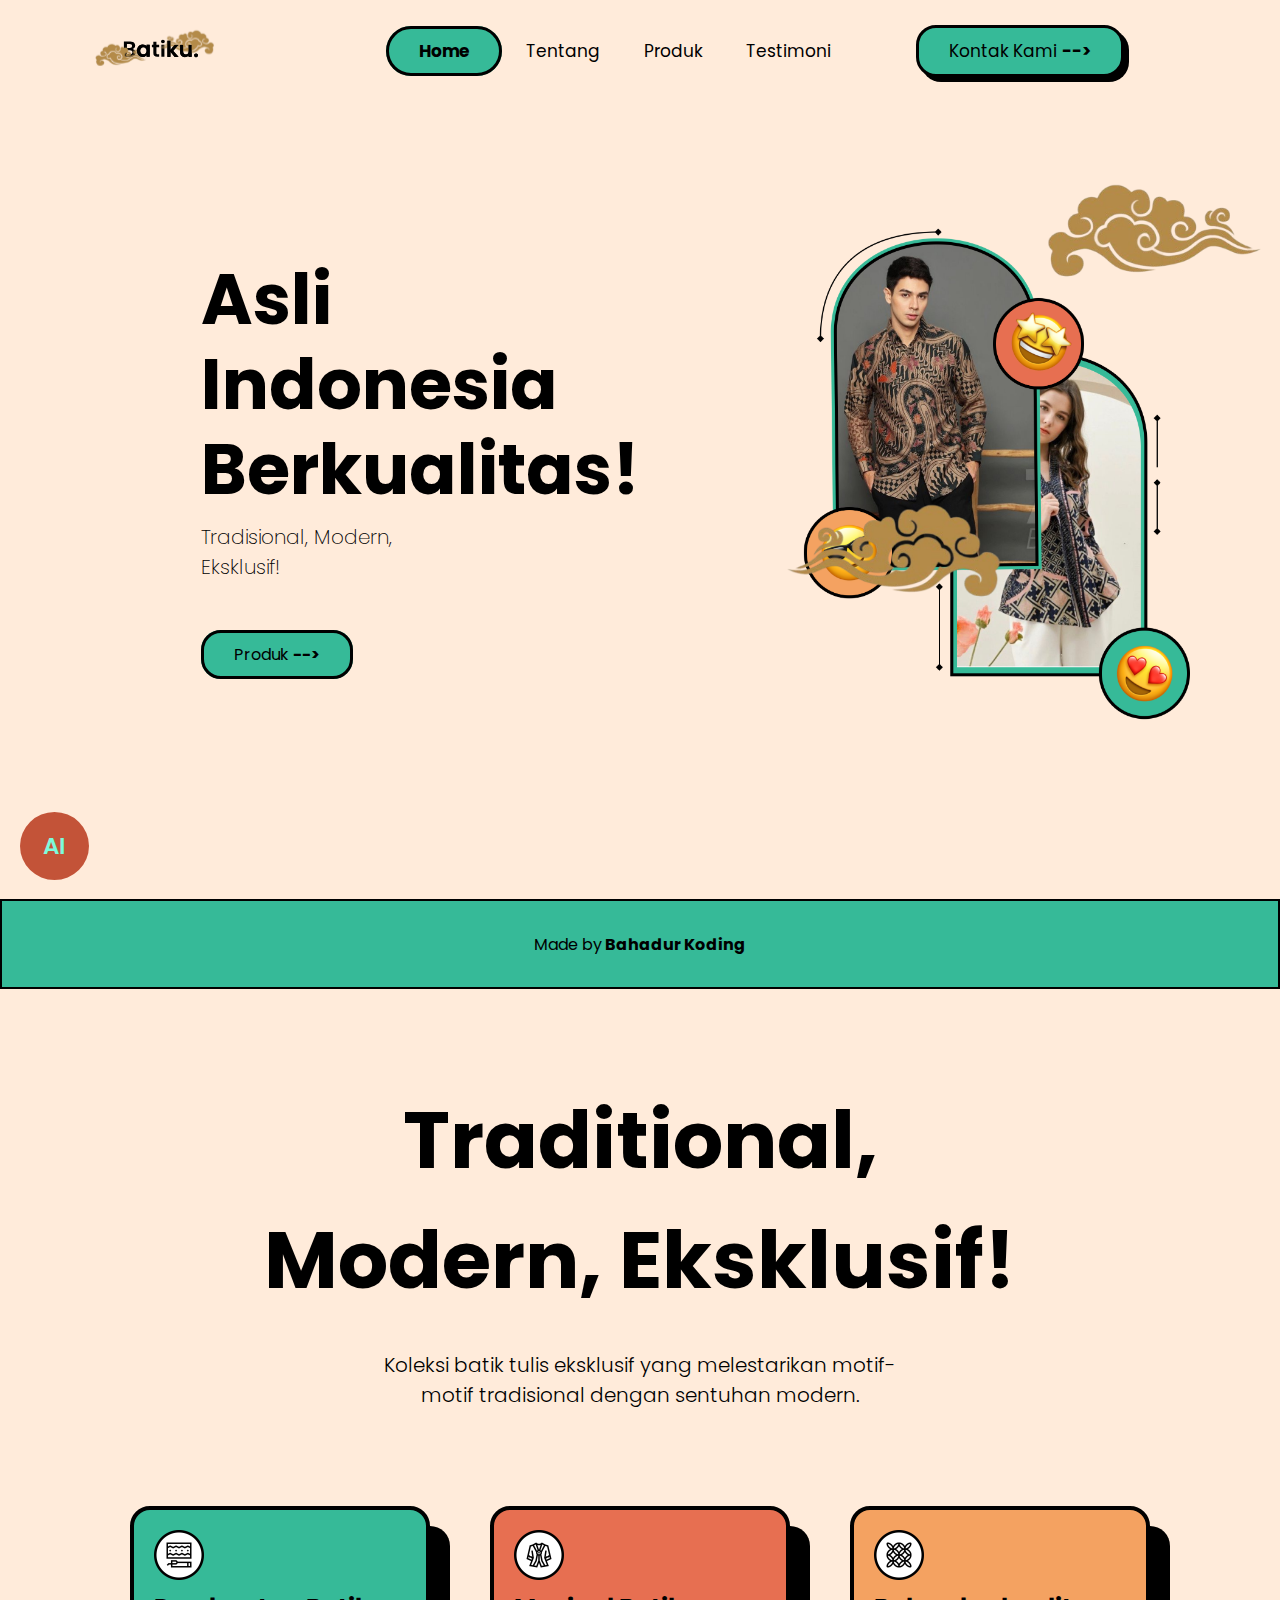
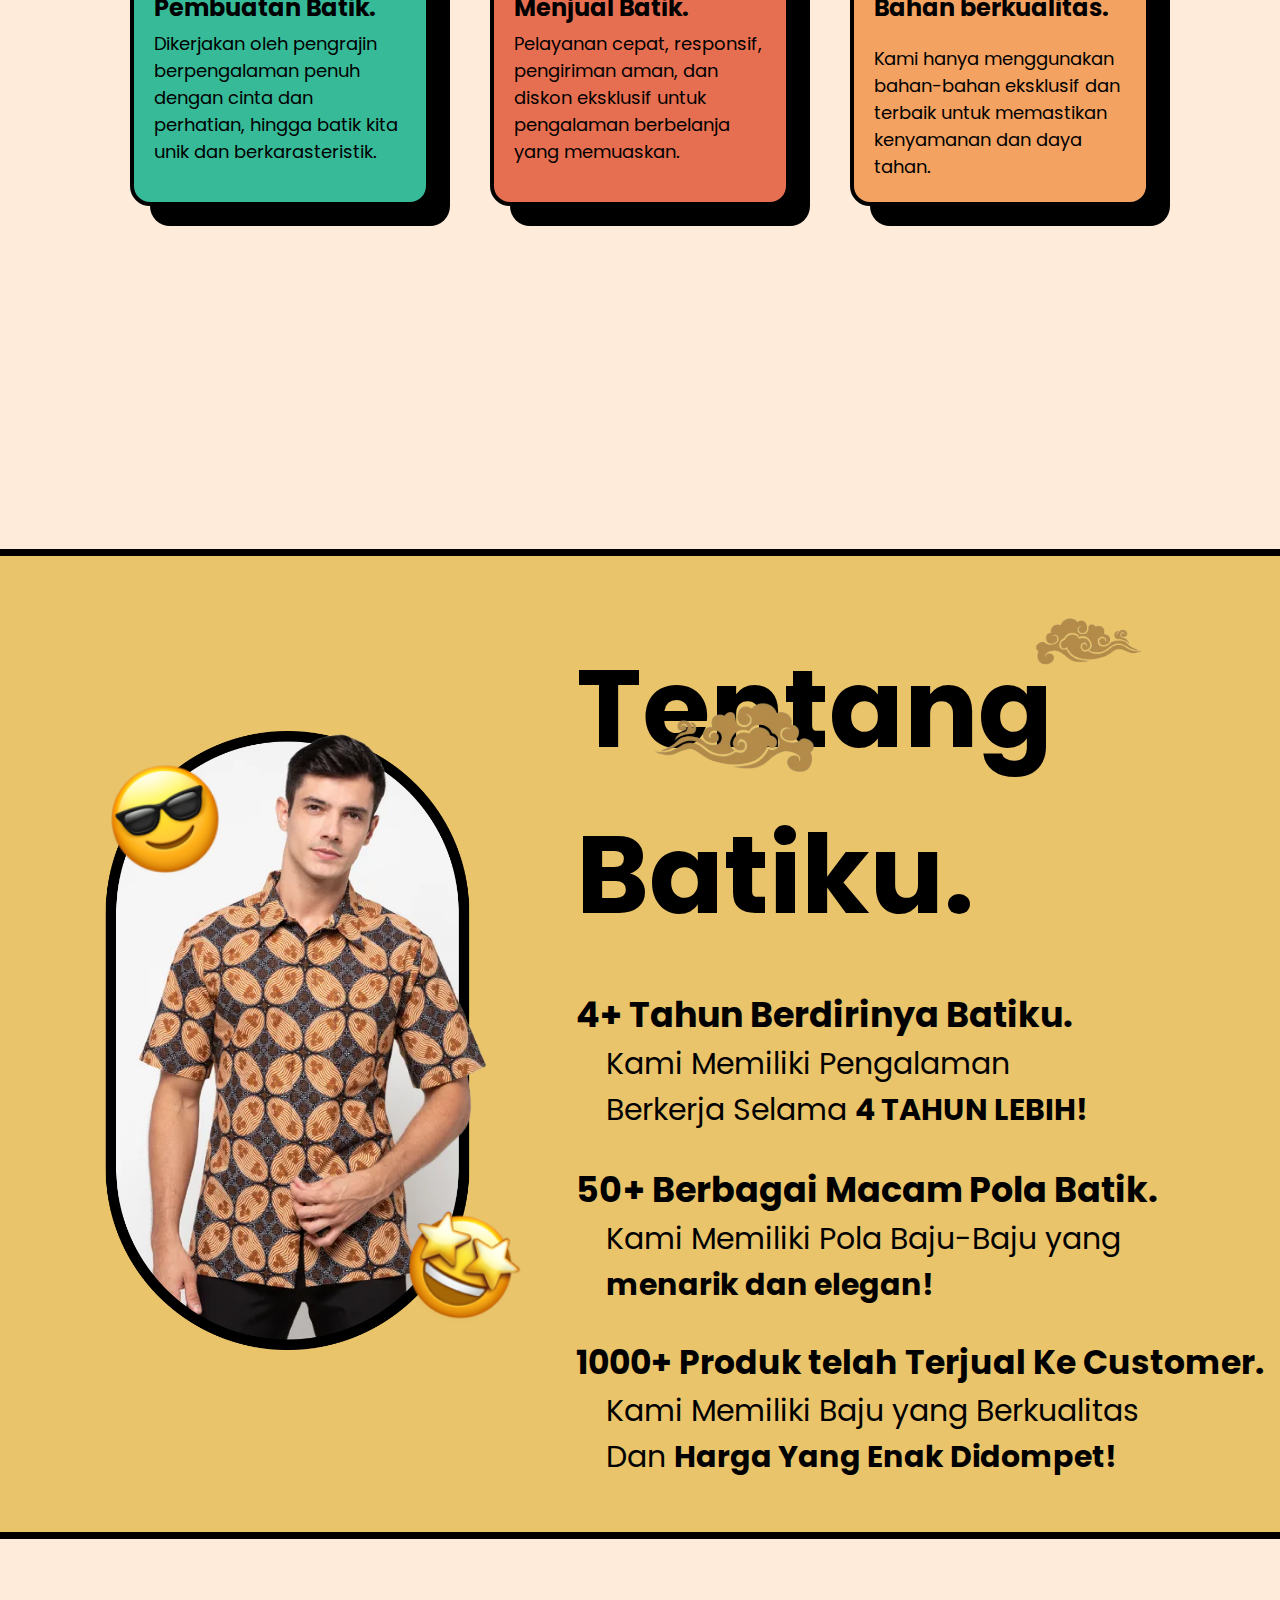
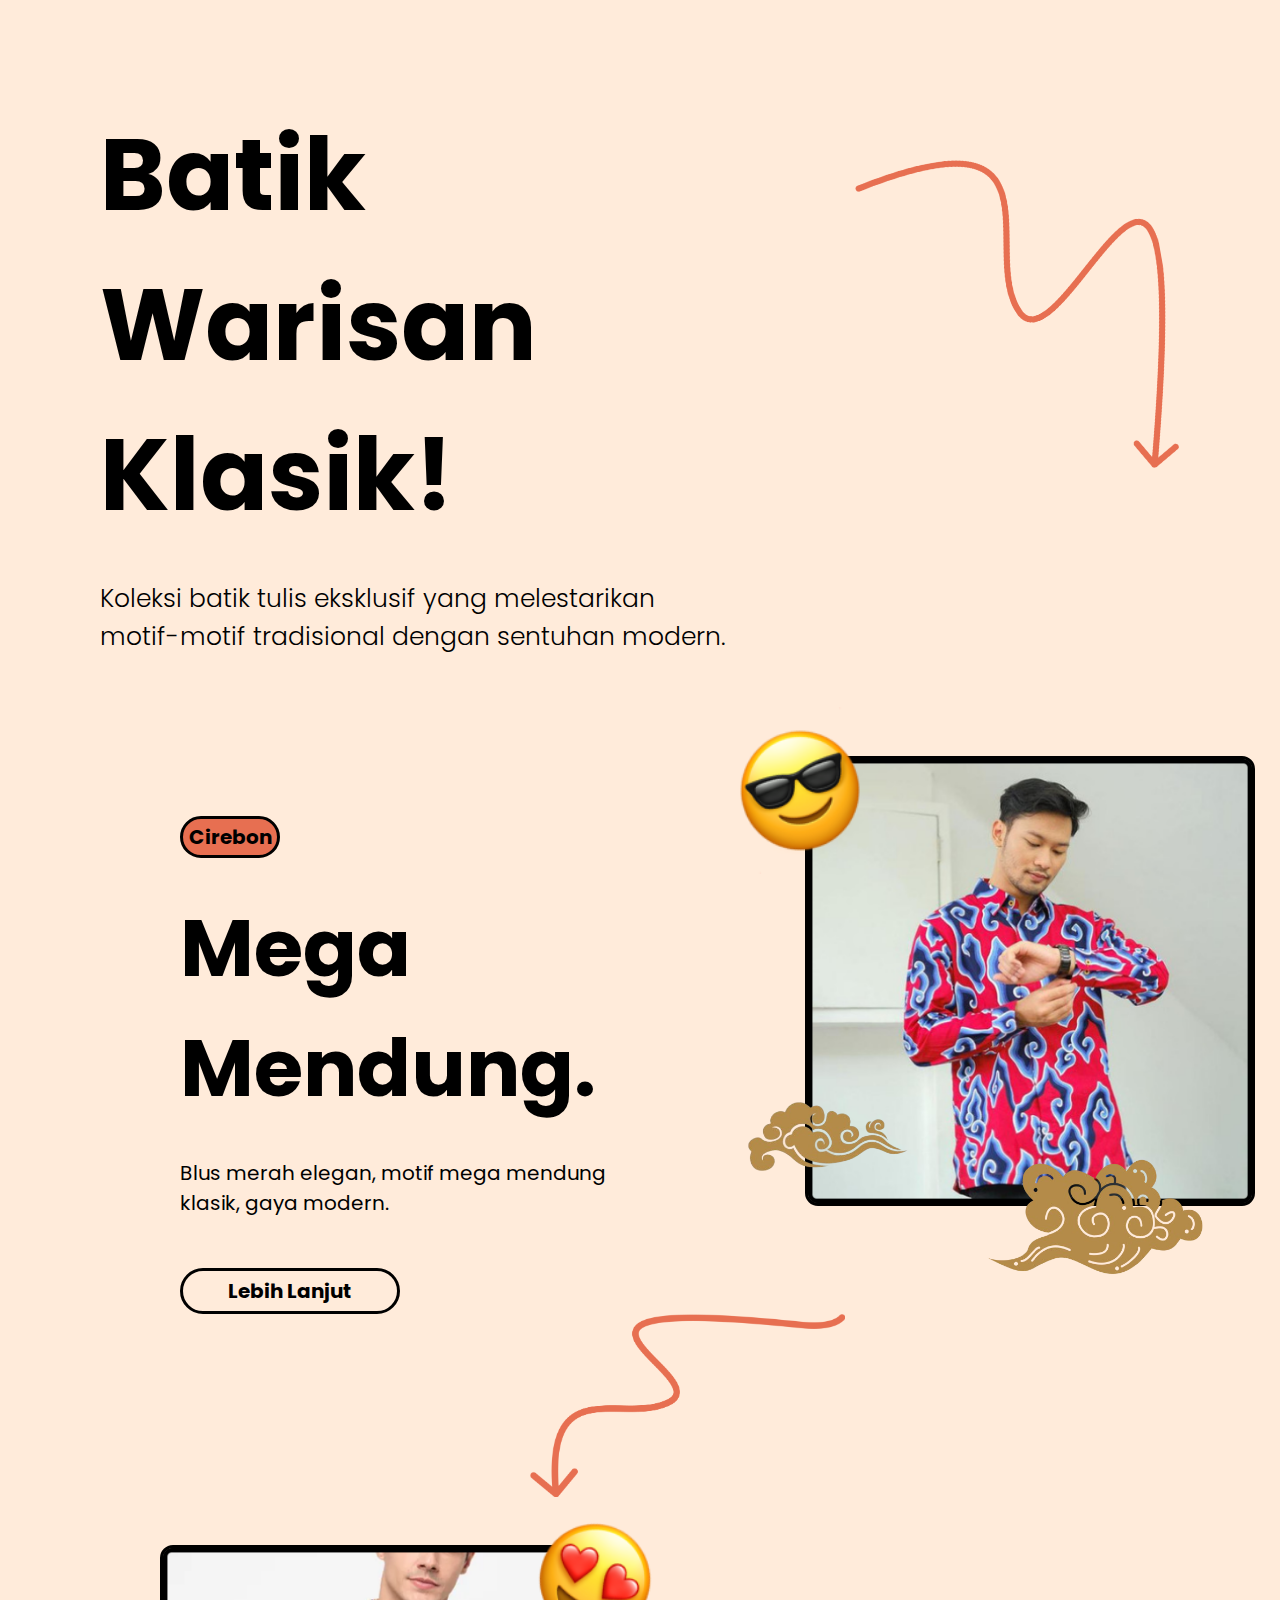
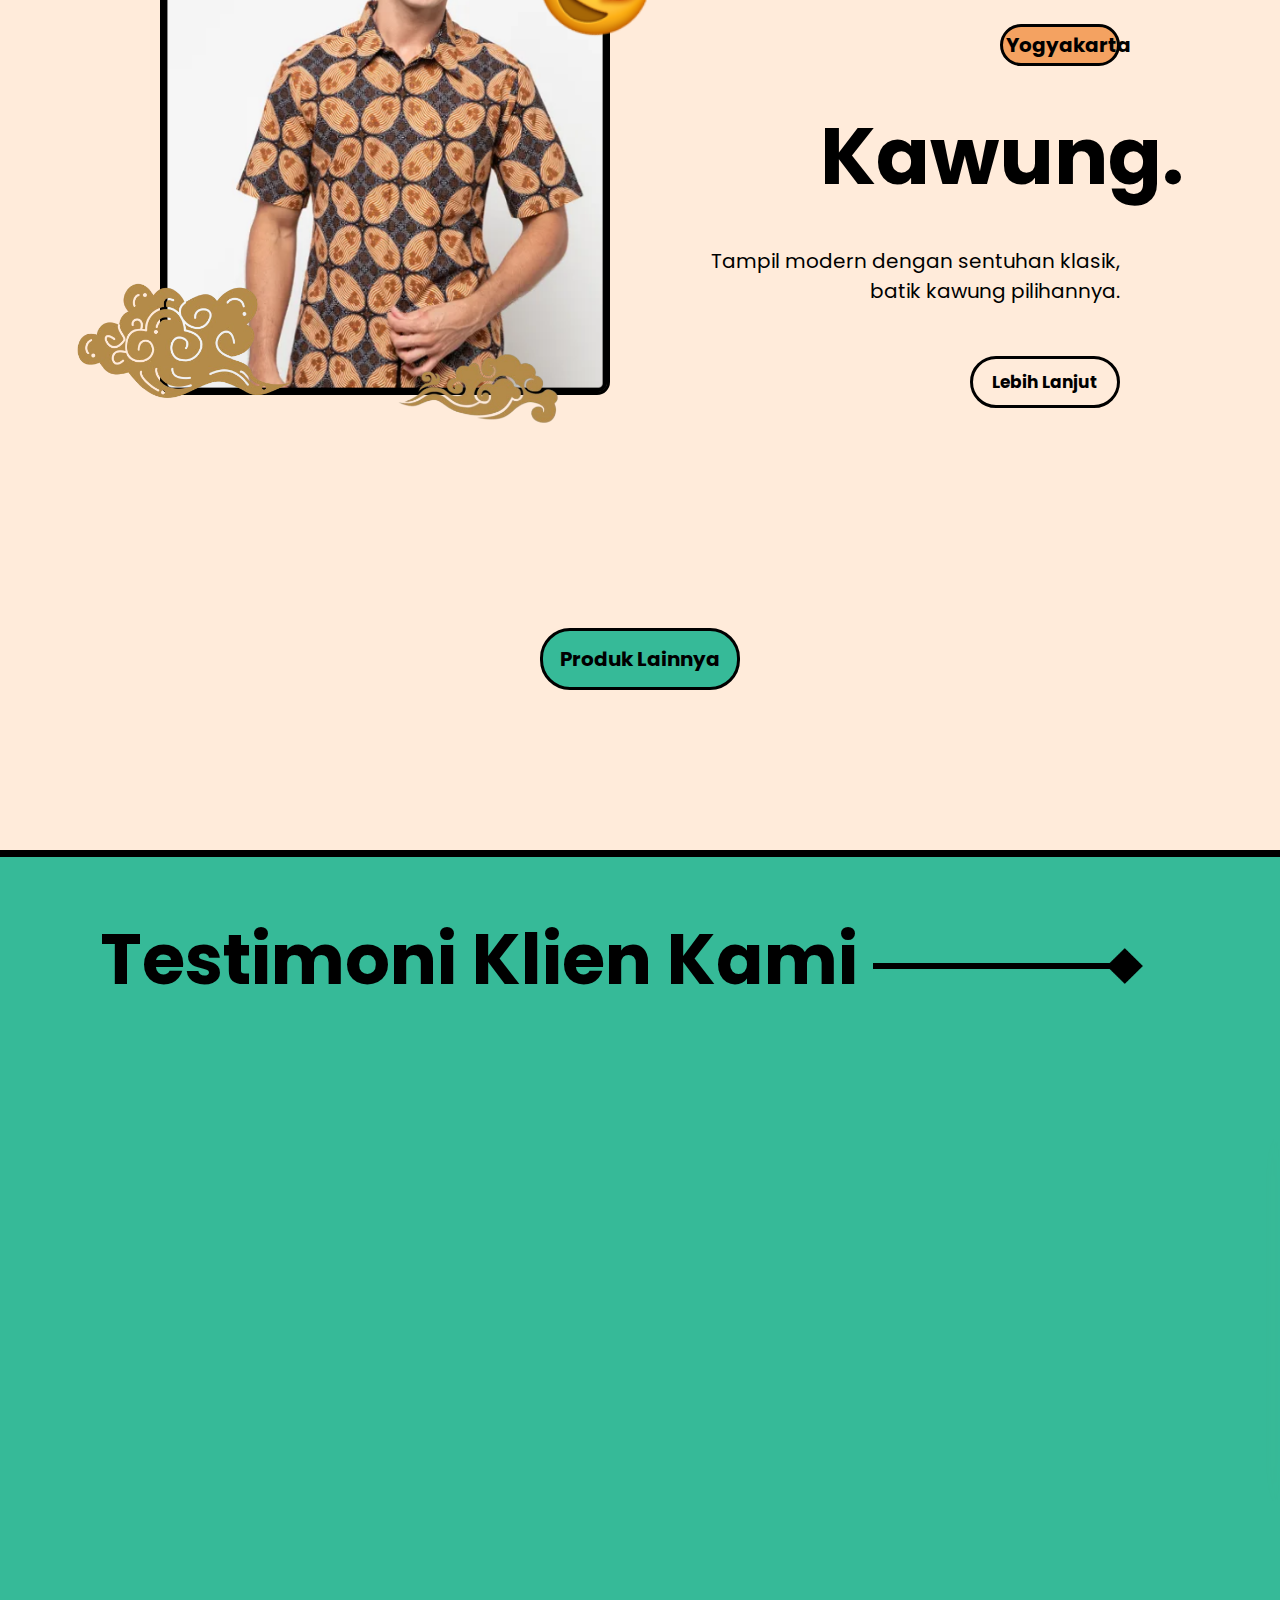
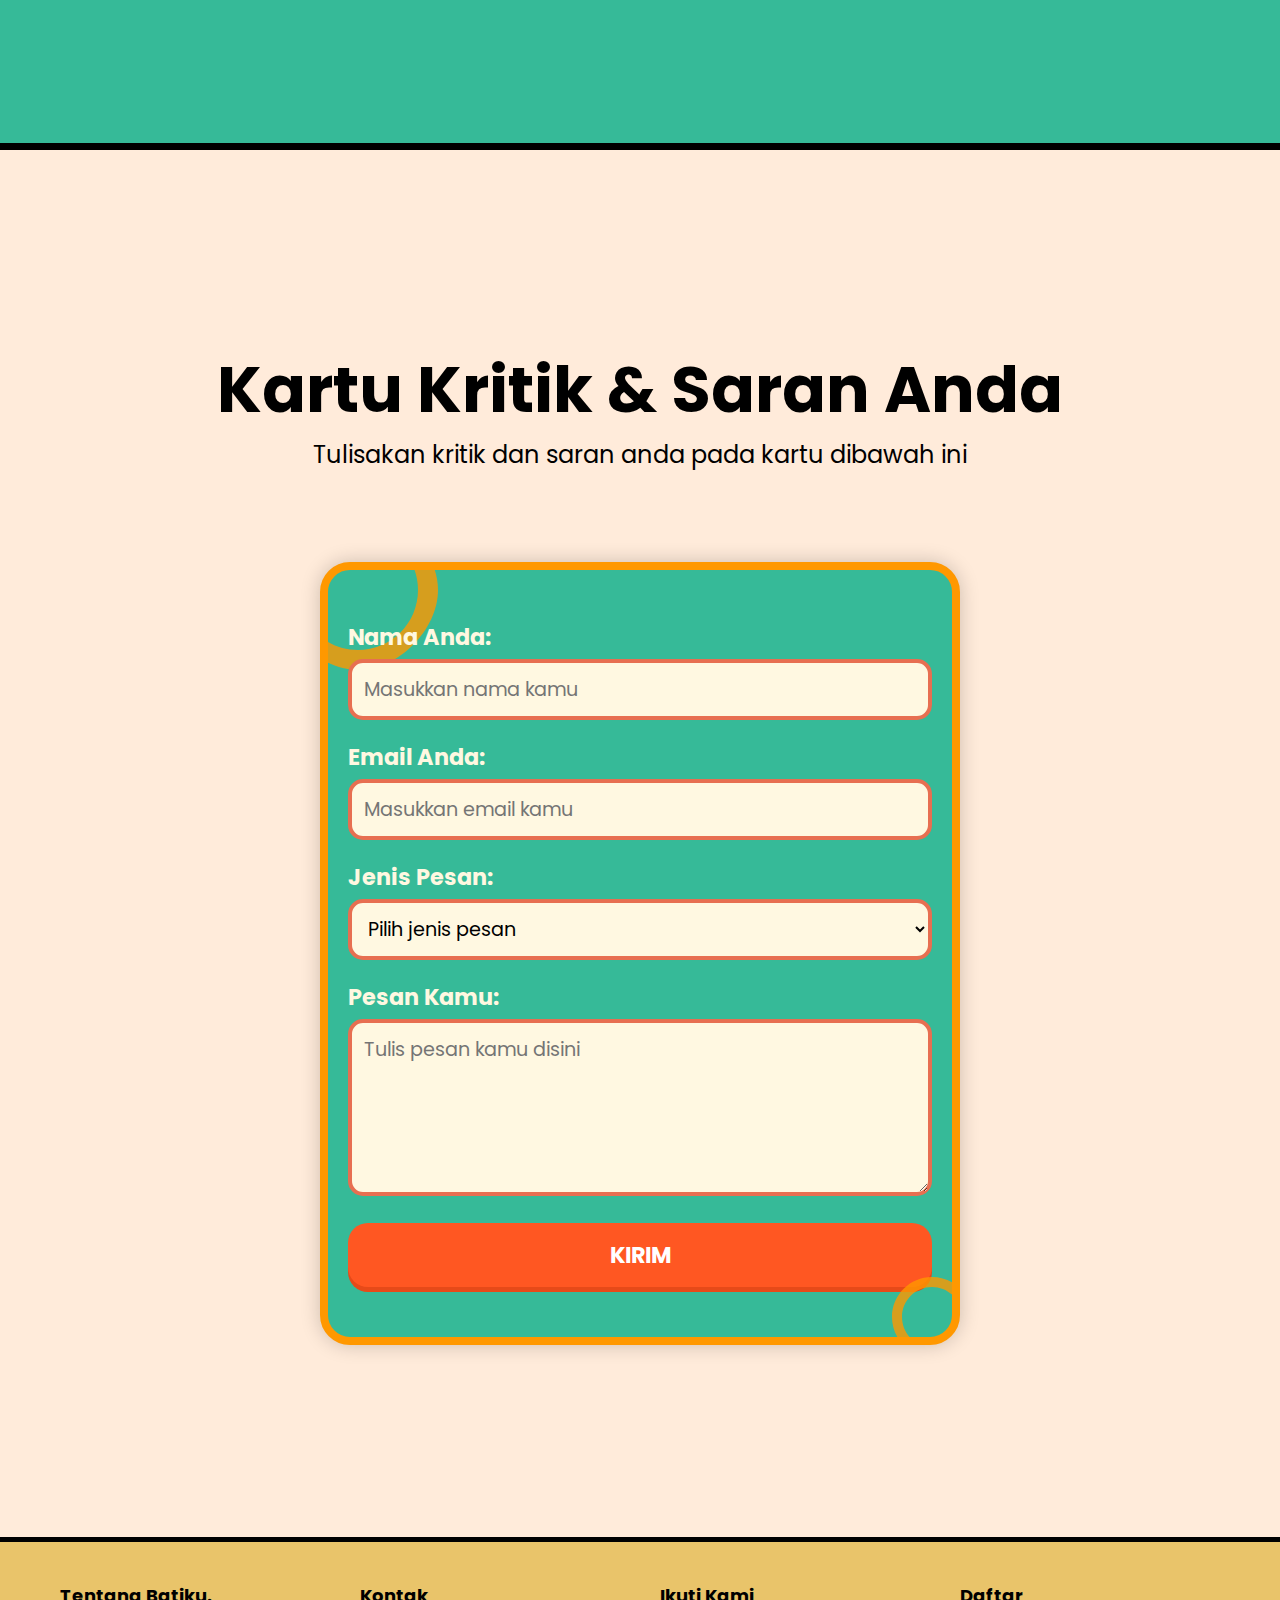
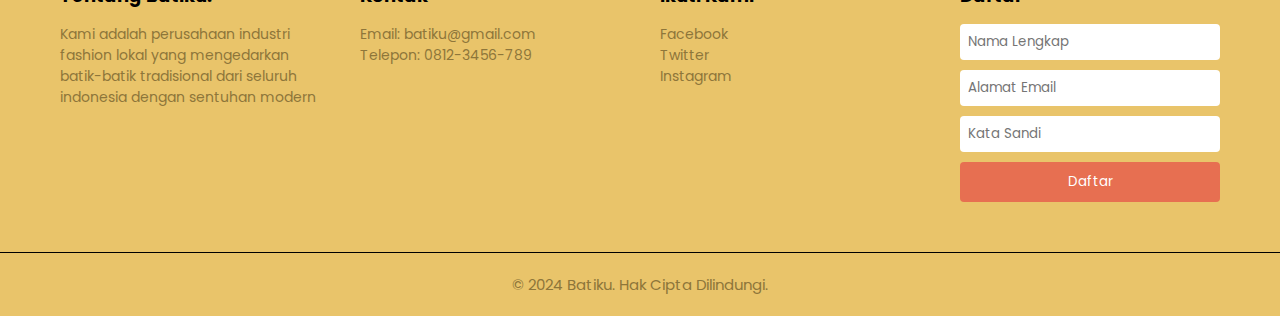
<file: index.html>
<!DOCTYPE html>
<html lang="en">
  <head>
    <meta charset="UTF-8" />
    <meta name="viewport" content="width=device-width, initial-scale=1.0" />
    <link rel="stylesheet" href="css/style.css" />
    <link rel="stylesheet" href="css/kelebihan-style.css">
    <link rel="stylesheet" href="css/kritikSaran-style.css">
    <link rel="stylesheet" href="css/produk-style.css">
    <link rel="stylesheet" href="css/tentangKami-style.css">
    <link rel="stylesheet" href="css/testimoni-style.css">
    <link rel="stylesheet" href="css/index-responsive.css">
    <link rel="website icon" href="assets/logo head 1 1 1.png" type="png" />
    <link rel="stylesheet" href="https://cdnjs.cloudflare.com/ajax/libs/font-awesome/6.6.0/css/all.min.css" />
    <script src="JS/main.js"></script>
    <title>Batiku.</title>
  </head>
  <body>
    <!-- navbar VVV -->
    <header id="navbar" class="navbar">
      <div class="nav-logo">
        <img src="assets/SVG/logo 1.svg" alt="logo home" />
      </div>
      <div class="nav-item">
        <ul class="sidebar">
          <li onclick="hideSideBar()"><a href="#"><svg xmlns="http://www.w3.org/2000/svg" height="30" width="30" viewBox="0 0 384 512"><path fill="#e76f51" d="M376.6 84.5c11.3-13.6 9.5-33.8-4.1-45.1s-33.8-9.5-45.1 4.1L192 206 56.6 43.5C45.3 29.9 25.1 28.1 11.5 39.4S-3.9 70.9 7.4 84.5L150.3 256 7.4 427.5c-11.3 13.6-9.5 33.8 4.1 45.1s33.8 9.5 45.1-4.1L192 306 327.4 468.5c11.3 13.6 31.5 15.4 45.1 4.1s15.4-31.5 4.1-45.1L233.7 256 376.6 84.5z"/></svg></a></li>
          <li><a href="#" class="active">Home</a></li>
          <li><a class="navItem" href="#Tentang">Tentang</a></li>
          <li><a class="navItem" href="html/produkk.html">Produk</a></li>
          <li><a class="navItem" href="#Testimoni">Testimoni</a></li>
          <li><a class="navItem" href="https://api.whatsapp.com/send?phone=6285656563250">Kontak</a></li>
        </ul>
        <ul>
          <li><a href="#" class="active nav-responsive">Home</a></li>
          <li><a class="navItem nav-responsive" href="#Tentang">Tentang</a></li>
          <li><a class="navItem nav-responsive" href="html/produkk.html">Produk</a></li>
          <li><a class="navItem nav-responsive" href="#Testimoni">Testimoni</a></li>
        </ul>
        
      </div>
      <div class="nav-kontak">
        <a target="_blank" href="https://api.whatsapp.com/send?phone=6285656563250">Kontak Kami <span style="font-weight: 700">--></span> </a>
      </div>
      <li onclick="showSideBar()"><a href="#"><svg 
        class="bars" xmlns="http://www.w3.org/2000/svg" height="32" width="28" viewBox="0 0 448 512"><path fill="#e76f51" d="M0 96C0 78.3 14.3 64 32 64l384 0c17.7 0 32 14.3 32 32s-14.3 32-32 32L32 128C14.3 128 0 113.7 0 96zM0 256c0-17.7 14.3-32 32-32l384 0c17.7 0 32 14.3 32 32s-14.3 32-32 32L32 288c-17.7 0-32-14.3-32-32zM448 416c0 17.7-14.3 32-32 32L32 448c-17.7 0-32-14.3-32-32s14.3-32 32-32l384 0c17.7 0 32 14.3 32 32z"/></svg></a></li>

    </header>
    <div class="BG-HC">
      <img class="BG-HC-1" src="assets/awan primary.png" />
    </div>
    <div class="BG-HC-2">
      <img class="BG-2" src="assets/awan primary 2.png" />
    </div>
    <!-- Home content vvv -->
    <section id="Home-content">
      <div class="home-content">
        <div class="text-head-HC">
          <div class="no-responsive">
            <h1>Asli <br /><span class="indonesia">Indonesia</span> <br />Berkualitas!</h1>
          <p>Tradisional, Modern, Eksklusif!</p>
          <div class="btn-produk-HC">
            <a href="#Produk">Produk <span style="font-weight: 700">--></span> </a>
          </div>
          </div>
          <div class="reponsive-HC">
          <h1>Asli<span class="indonesia">Indonesia</span> <br />Berkualitas!</h1>
          <p>Tradisional, Modern, Eksklusif!</p>
          <div class="gambar-head-HC-2">
            <img src="/assets/gambar-head-HC-2.png" />
          </div>
          <div class="btn-produk-HC">
            <a href="#Produk">Produk <span style="font-weight: 700">--></span> </a>
          </div>
          </div>
        </div>
        <div class="gambar-head-HC">
          <img src="assets/HC-image-1.png" />
        </div>
      </div>
    </section>
    <!-- Made By Bahadur vvvv -->
    <div class="text-bahadur">
      <p>Made by<span style="font-weight: 700"> Bahadur Koding</span></p>
    </div>
    <!-- Kelebihan vvvv -->
    <section class="kelebihan-section">
      <div class="kelebihan-texts">
        <div class="kelebihan-title">
          <h1>Traditional, Modern, Eksklusif!</h1>
        </div>
        <div class="kelebihan-desc">
          <p>Koleksi batik tulis eksklusif yang melestarikan motif-motif tradisional dengan sentuhan modern.</p>
        </div>
      </div>
      <div class="kelebihan-nya">
        <div class="pembuatan-btk">
          <div class="gambar-pembuatan-btk">
            <img class="icon1" src="/assets/icon-kelebihan/gambar-pembuatan-btk.png" alt="icon tenun" />
          </div>
          <div class="judul pembuatan-batik">
            <h1>Pembuatan Batik.</h1>
          </div>
          <div class="desc-pembuatan-btk">
            <p>Dikerjakan oleh pengrajin berpengalaman penuh dengan cinta dan perhatian, hingga batik kita unik dan berkarasteristik.</p>
          </div>
        </div>
        <div class="menjual-btk">
          <div class="gambar-menjual-btk">
            <img class="icon1" src="/assets/icon-kelebihan/gambar-menjual-btk.png" alt="icon tenun" />
          </div>
          <div class="judul menjual-batik">
            <h1>Menjual Batik.</h1>
          </div>
          <div class="desc-menjual-btk">
            <p>Pelayanan cepat, responsif, pengiriman aman, dan diskon eksklusif untuk pengalaman berbelanja yang memuaskan.</p>
          </div>
        </div>
        <div class="bahan-berkualitas">
          <div class="gambar-bahan-berkualitas-btk">
            <img class="icon1" src="assets/icon-kelebihan/gambar-bahan-berkualitas-btk.png" alt="icon tenun" />
          </div>
          <div class="judul bahan-berkualitas-batik">
            <h1>Bahan berkualitas.</h1>
          </div>
          <div class="desc-bahan-berkualitas-btk">
            <p>Kami hanya menggunakan bahan-bahan eksklusif dan terbaik untuk memastikan kenyamanan dan daya tahan.</p>
          </div>
        </div>
      </div>
    </section>

    <!-- awan tentang batiku -->
    <div class="BG-HC-3">
      <img class="BG-3" src="assets/awan primary.png" />
    </div>
    <div class="BG-HC-4">
      <img class="BG-4" src="assets/awan primary 2.png" />
    </div>
    <!-- awan tentang batiku -->

    <!-- Arrow Up -->
    <div id="scrollToTop" class="scroll-to-top">
      <a href="#navbar"><i class="fas fa-arrow-up"></i></a>
  </div>

    <!-- Tentang Kami vvvv -->
    <section id="Tentang" class="tentang-kami-section">
      <div class="emoji-tentang-kami-1">
        <img src="assets/emoji (3).png" alt="emoji keren" />
      </div>
      <div class="emoji-tentang-kami-2">
        <img src="assets/emoji (1).png" alt="emoji wow" />
      </div>
      <div class="tentang-kami-img-area">
        <div class="image-tentang-kami">
          <img src="assets/asset-tentang-kami/img-tentang kami.png" alt="gambar filler untuk tentang batiku" />
        </div>
      </div>
      <div class="tentang-kami-texts-area">
        <div class="title-tentang-kami">
          <h1>Tentang Batiku.</h1>
        </div>
        <div class="desc-tentang-kami">
          <div class="main-desc-pengalaman">
            <p>4+ Tahun Berdirinya Batiku.</p>
          </div>
          <div class="desc-pengalaman">
            <p>Kami Memiliki Pengalaman Berkerja Selama <span>4 TAHUN LEBIH!</span></p>
          </div>
          <div class="main-desc-macam-btk">
            <p>50+ Berbagai Macam Pola Batik.</p>
          </div>
          <div class="desc-macam-btk">
            <p>Kami Memiliki Pola Baju-Baju yang <span>menarik dan elegan!</span></p>
          </div>
          <div class="main-desc-terjual">
            <p>1000+ Produk telah Terjual Ke Customer.</p>
          </div>
          <div class="desc-terjual">
            <p>Kami Memiliki Baju yang Berkualitas Dan <span>Harga Yang Enak Didompet!</span></p>
          </div>
        </div>
      </div>
    </section>
    <!-- produk VVV -->
    <section id="Produk" class="produk-section">
      <div class="main-texts-produk">
        <div class="arrow-produk-1">
          <img src="assets/asset-produk/arrow-produk-1.png" alt="gambar arrow" />
        </div>
        <div class="title-produk">
          <h1>Batik Warisan Klasik!</h1>
        </div>
        <div class="desc-produk">
          <p>Koleksi batik tulis eksklusif yang melestarikan motif-motif tradisional dengan sentuhan modern.</p>
        </div>
      </div>
      <!-- floating emoji cirebon -->
      <div class="emoji-float-cirebon">
        <img class="emoji-float-1-cirebon" src="assets/emoji (3).png" />
      </div>
      <div class="cloud-float-cirebon">
        <img class="cloud-float-1-cirebon" src="assets/awan primary.png" />
      </div>
      <div class="cloud-floatt-cirebon">
        <img class="cloud-float-2-cirebon" src="assets/awan-22.png" />
      </div>
      <!-- floating emoji cirebon -->
      <div class="all-model-cirebon">
        <div class="model-btk-cirebon-1">
          <div class="category1">
            <h1>Cirebon</h1>
          </div>
          <div class="title-cirebon">
            <h1>Mega Mendung.</h1>
          </div>
          <div class="desc-cirebon">
            <p>Blus merah elegan, motif mega mendung klasik, gaya modern.</p>
          </div>
          <div class="button-cirebon">
            <a href="/html/produkk.html">Lebih Lanjut</a>
          </div>
          <div class="arrow-produk-2">
            <img src="assets/asset-produk/arrow-produk-2.png" alt="gambar arrow" />
          </div>
        </div>
        <div class="model-btk-cirebon-2">
          <div class="image-cirebon">
            <img src="assets/asset-produk/cirebon-img.png" alt="gambar motif mega merah cirebon" />
          </div>
        </div>
      </div>
    </section>
    <section class="produk-section-2">
      <!-- floating emoji yogya -->
      <div class="emoji-float-yogya">
        <img class="emoji-float-1-yogya" src="assets/emoji (2).png" />
      </div>
      <div class="cloud-float-yogya">
        <img class="cloud-float-1-yogya" src="assets/awan primary 2.png" />
      </div>
      <div class="cloud-floatt-yogya">
        <img class="cloud-float-2-yogya" src="assets/awan-22-reverse.png" />
      </div>
      <!-- floating emoji yogya -->
      <div class="all-model-yogya">
        <div class="model-btk-yogya-1">
          <div class="image-yogya">
            <img src="assets/asset-produk/yogya-img.png" alt="gambar motif kawung yogyakarta" />
          </div>
        </div>
        <div class="model-btk-yogya-2">
          <div class="category2">
            <h1>Yogyakarta</h1>
          </div>
          <div class="title-yogya">
            <h1>Kawung.</h1>
          </div>
          <div class="desc-yogya">
            <p>Tampil modern dengan sentuhan klasik, batik kawung pilihannya.</p>
          </div>
          <div class="button-yogya">
            <a href="/html/produkk.html">Lebih Lanjut</a>
          </div>
          <div class="spacer-yogya">
            <!-- just a spacer -->
          </div>
        </div>
      </div>
      <div class="button-produk-lainnya-area">
        <a href="/html/produkk.html">Produk Lainnya</a>
      </div>
    </section>


    <!-- Testimoni VVVVVVVVVVVV -->
    <section id="Testimoni">
      <h1>Testimoni Klien Kami <span class="arrow-testimoni"><img src="assets/Line.png"></span> <span class="reponsive-arrow"><img src="/assets/Line 8.png"></span></h1>
      <div class="wrapper-testimoni">
        <div class="card-container">
          <div class="Card card1">
            <div class="ttmn-card">
              <div class="ttmn-img ttmn-img-1">
                <img src="assets/img-pp-ttmn (1).png" />
              </div>
              <h3>Hendra Naufal</h3>
              <p>" Saya memakai batik ini untuk menghadiri acara pernikahan teman. Semua orang memuji penampilan saya. Batik ini membuat saya merasa anggun dan elegan. Potongannya pas di badan, tidak terlalu..</p>
              <p class="bintang"></p>⭐⭐⭐⭐⭐<br>5-5</p>
            </div>
          </div>
          <div class="Card card2">
            <div class="ttmn-card">
              <div class="ttmn-img ttmn-img-2">
                <img src="assets/img-pp-ttmn (4).png" />
              </div>
              <h3>Lucas Owen</h3>
              <p>" Batiknya bagus.. cuma saya kecewa dengan pengirimannya yang lama "</p>
              <p class="bintang"></p>⭐⭐⭐<br>3-5</p>
            </div>
          </div>
          
          <div class="Card card3">
            <div class="ttmn-card">
              <div class="ttmn-img ttmn-img-3">
                <img src="assets/img-pp-ttmn (2).png" />
              </div>
              <h3>Ibrahim Manders</h3>
              <p>" Pelayanan di toko ini sangat memuaskan. Saya dibantu memilih batik yang sesuai dengan selera dan kebutuhan saya. Proses pengirimannya juga cepat dan barang sampai dalam..</p>
              <p class="bintang"></p>⭐⭐⭐⭐<br>4-5</p>
            </div>
          </div>
          <div class="Card card4">
            <div class="ttmn-card">
              <div class="ttmn-img ttmn-img-4">
                <img src="assets/img-pp-ttmn (3).png" />
              </div>
              <h3>Josep Muhammad</h3>
              <p>"Bagusss bangetttt🤩🤩 Engga bakal nyesel beli batik di Batiku, Pokoknya the best lahh👍👍 "</p>
              <p class="bintang"></p>⭐⭐⭐⭐<br>4-5</p>
            </div>
          </div>
        </div>
    </section>

    <!-- Kritik & Saran -->
     <section id="Kritik-Saran">
      <h1>Kartu Kritik & Saran Anda</h1>
      <p>Tulisakan kritik dan saran anda pada kartu dibawah ini</p>
      <div class="kritik-saran-container">
        <form id="kritik-saran-form">
            <div class="form-group">
                <label for="nama">Nama Anda:</label>
                <input type="text" id="nama" name="nama" required placeholder="Masukkan nama kamu">
            </div>
            <div class="form-group">
                <label for="email">Email Anda:</label>
                <input type="email" id="email" name="email" required placeholder="Masukkan email kamu">
            </div>
            <div class="form-group">
                <label for="jenis">Jenis Pesan:</label>
                <select id="jenis" name="jenis" required>
                    <option value="">Pilih jenis pesan</option>
                    <option value="kritik">Kritik</option>
                    <option value="saran">Saran</option>
                </select>
            </div>
            <div class="form-group">
                <label for="pesan">Pesan Kamu:</label>
                <textarea id="pesan" name="pesan" rows="5" required placeholder="Tulis pesan kamu disini"></textarea>
            </div>
            <button class="btn-kritik" type="submit">Kirim</button>
        </form>
    </div>
     </section>


     <!-- AI Button -->
     <div id="AI-btn" class="btn-AI">
      <a href="html/AI_batiku.html">AI</a>
  </div>

    <!-- Footer VVVVV -->
    <footer class="footer">
      <div class="footer-content">
        <div class="footer-section">
          <h3>Tentang <span>Batiku.</span></h3>
          <p>Kami adalah perusahaan industri fashion lokal yang mengedarkan batik-batik tradisional dari seluruh indonesia dengan sentuhan modern</p>
        </div>
        <div class="footer-section">
          <h3>Kontak</h3>
          <p>Email: batiku@gmail.com</p>
          <p>Telepon: 0812-3456-789</p>
        </div>
        <div class="footer-section">
          <h3>Ikuti Kami</h3>
          <a href="https://www.facebook.com/">Facebook</a>
          <a href="https://x.com/">Twitter</a>
          <a href="https://www.instagram.com/">Instagram</a>
        </div>
        <div class="footer-section">
          <h3>Daftar</h3>
          <form class="signup-form">
            <input type="text" placeholder="Nama Lengkap" required />
            <input type="email" placeholder="Alamat Email" required />
            <input type="password" placeholder="Kata Sandi" required />
            <button class="btn-daftar" type="submit">Daftar</button>
          </form>
        </div>
      </div>

      <div class="footer-bottom">
        <p>&copy; 2024 Batiku. Hak Cipta Dilindungi.</p>
      </div>
    </footer>
  </body>
</html>
</file>
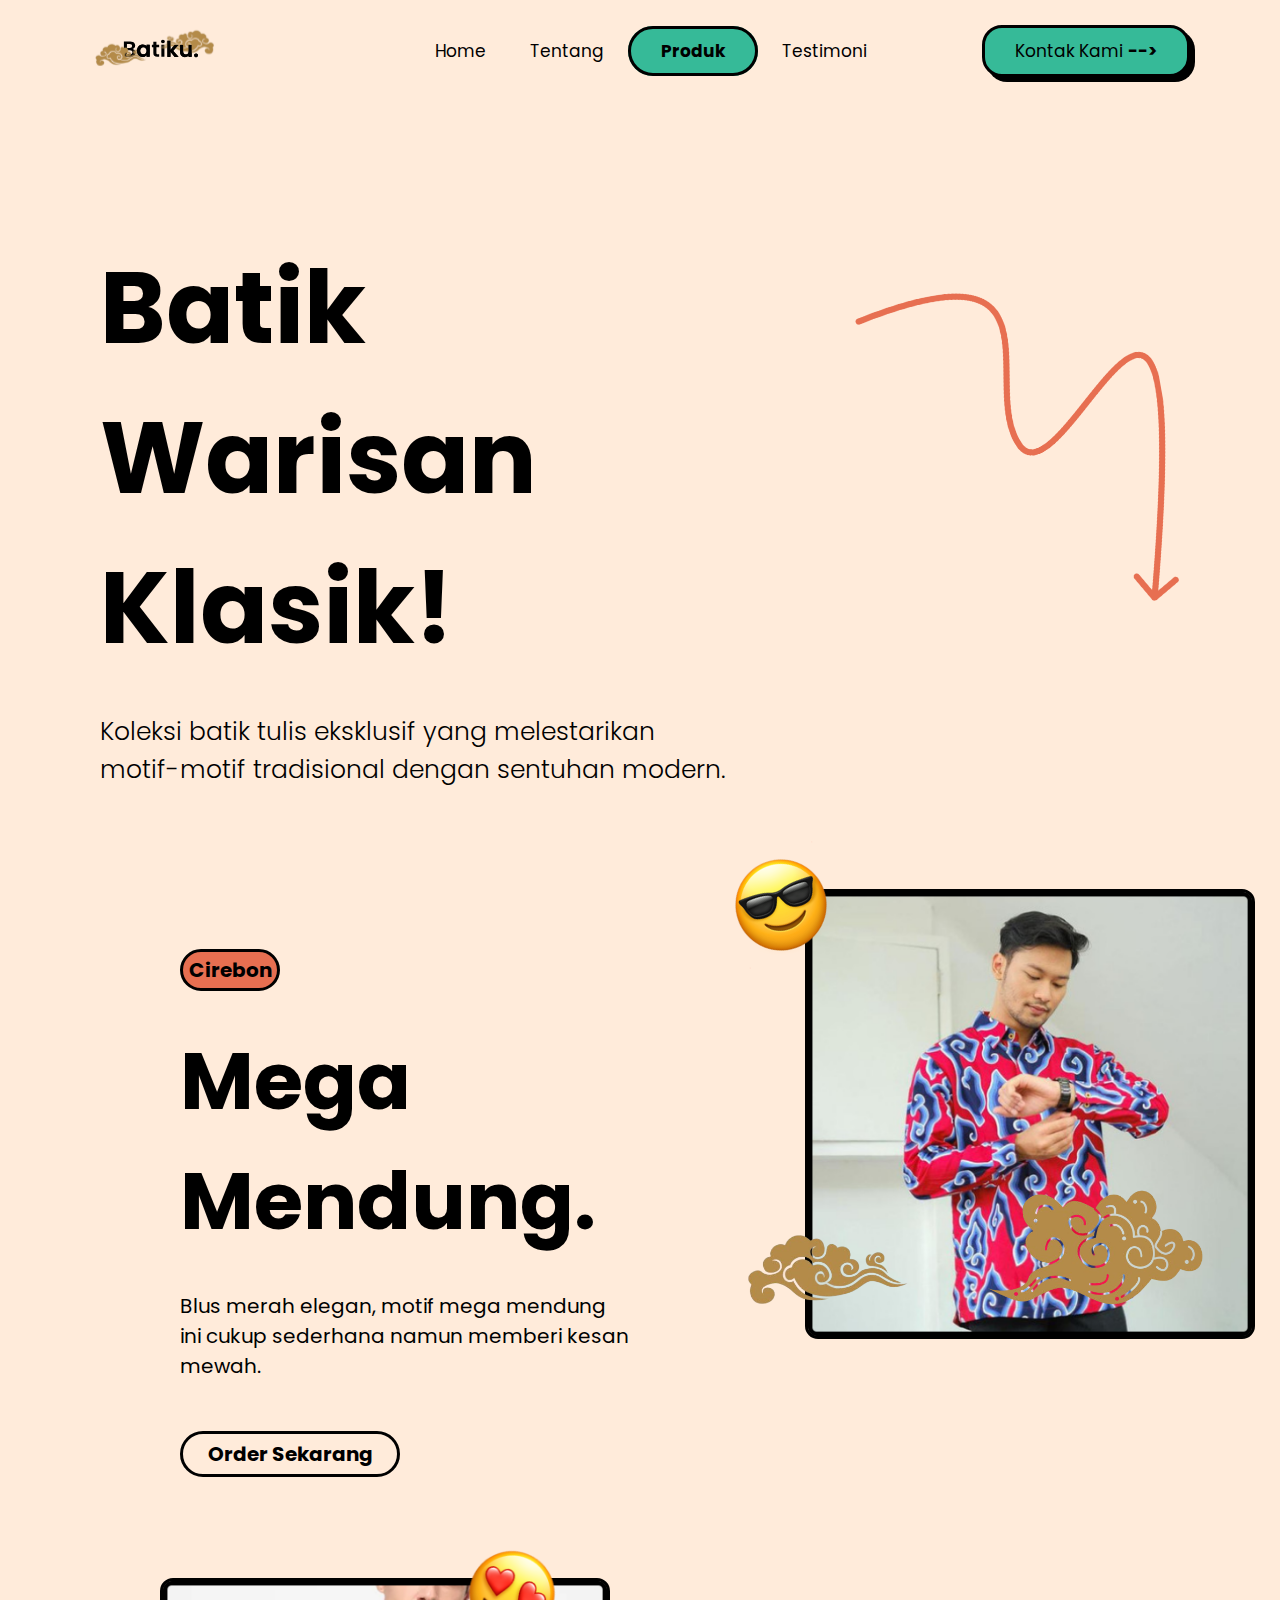
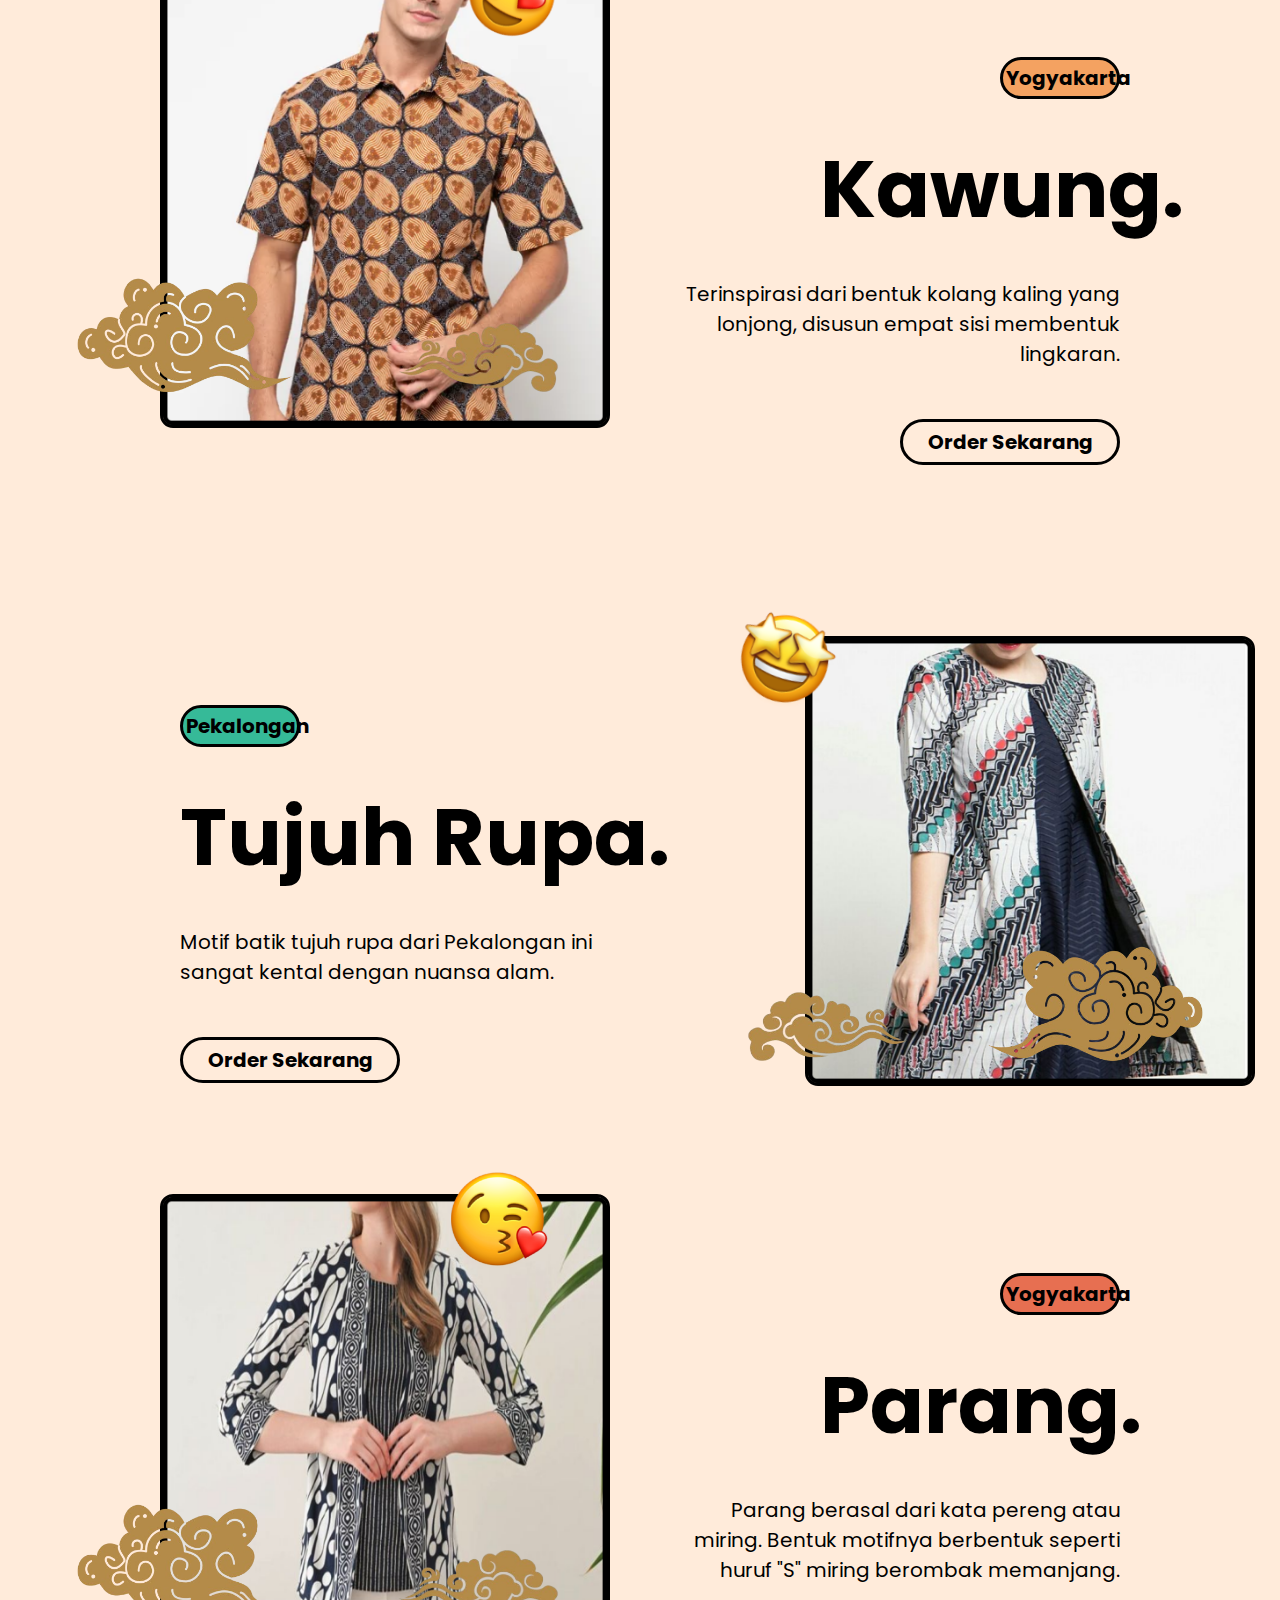
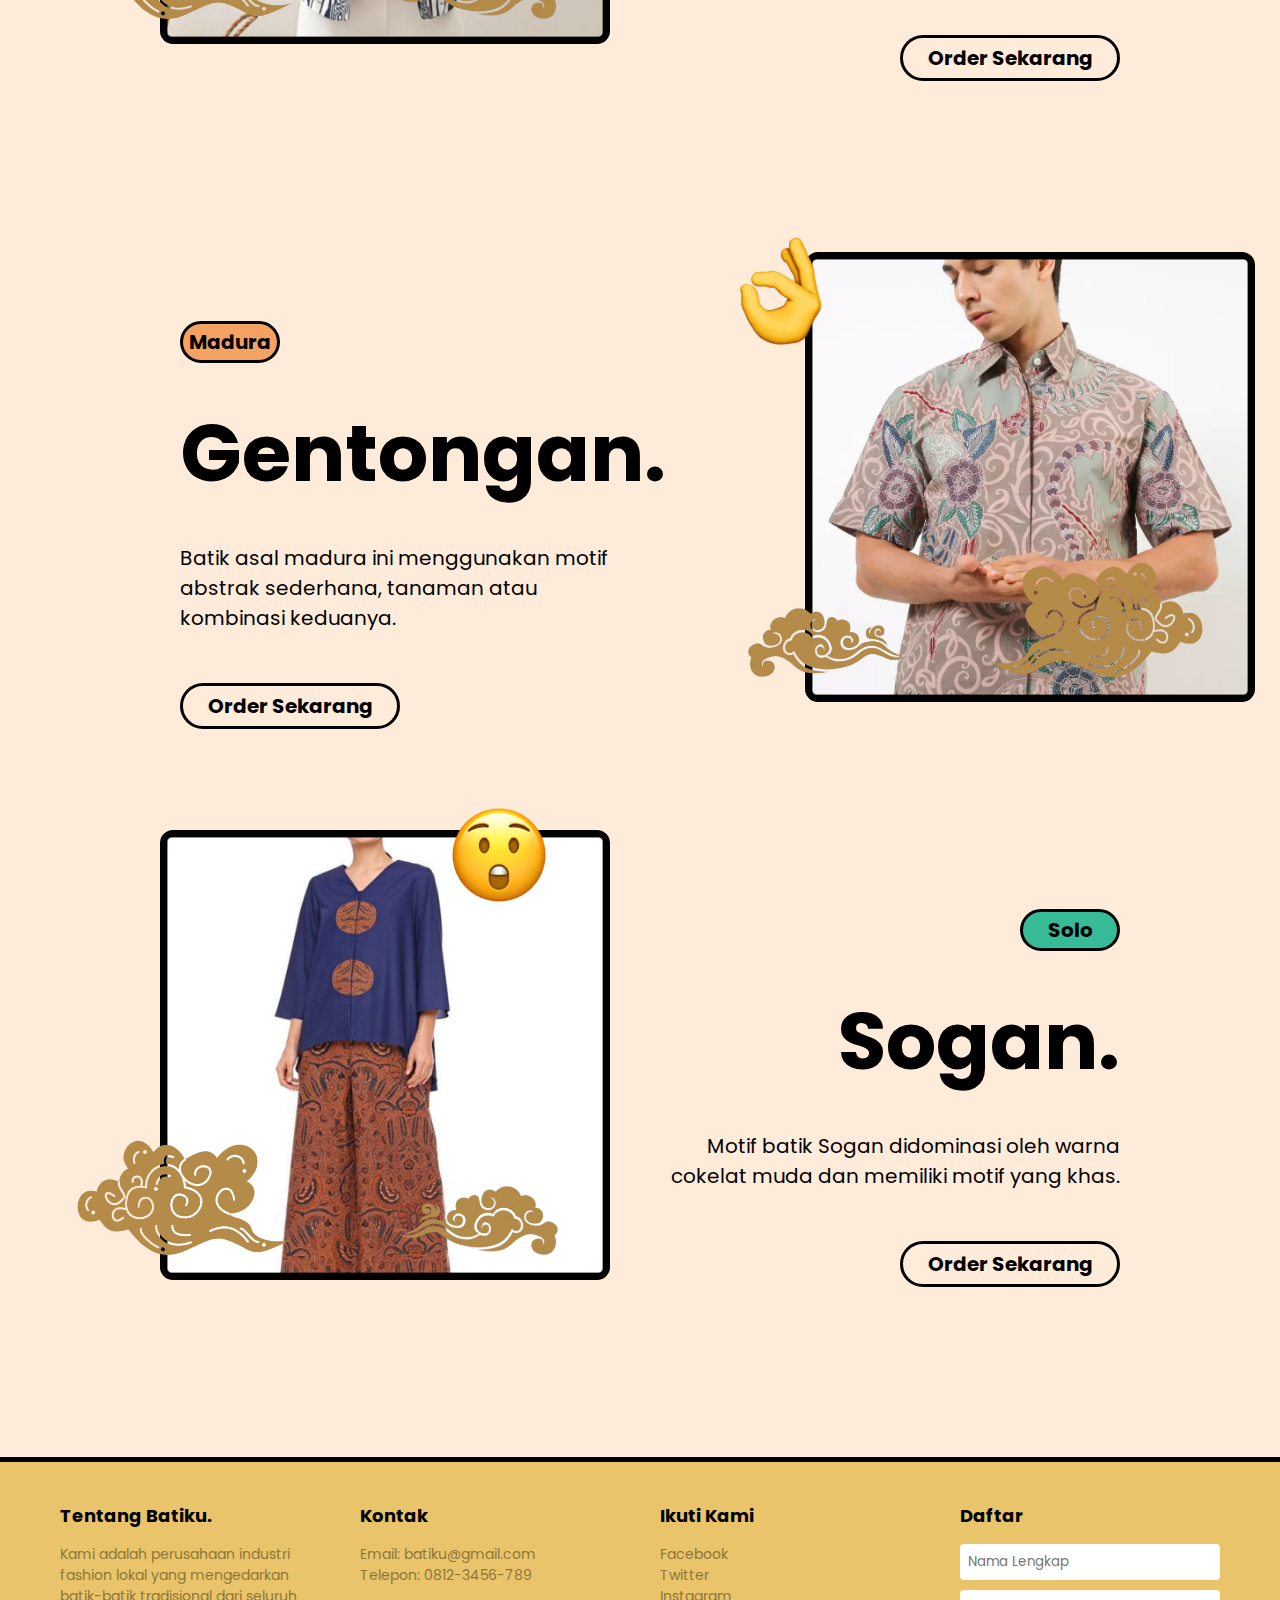
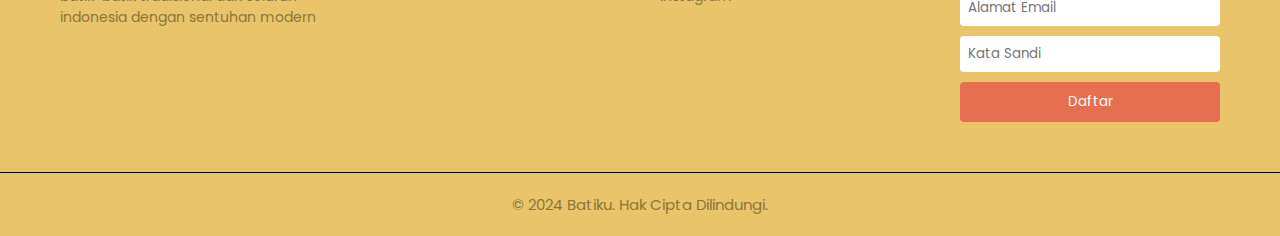
<file: produkk.html>
<!DOCTYPE html>
<html lang="en">
<head>
    <meta charset="UTF-8">
    <meta name="viewport" content="width=device-width, initial-scale=1.0">
    <link rel="stylesheet" href="produkk.css">
    <link rel="website icon" href="assets/logo head 1 1 1.png" type="png" />
    <title>Produk Batiku.</title>
</head>
<body>
    <header class="navbar-produk">
        <div class="nav-logo-produk">
          <img src="/assets/SVG/logo 1.svg" alt="logo home" />
        </div>
        <div class="nav-item-produk">
          <ul>
            <li><a href="index.html" class="navItemProduk">Home</a></li>
            <li><a class="navItemProduk" href="index.html#Tentang">Tentang</a></li>
            <li><a class="active-produk" href="#">Produk</a></li>
            <li><a class="navItemProduk" href="#">Testimoni</a></li>
          </ul>
        </div>
        <div class="nav-kontak-produk">
          <a target="_blank" href="https://api.whatsapp.com/send?phone=6285656563250">Kontak Kami <span style="font-weight: 700">--></span> </a>
        </div>
      </header>
  
      <section class="produk-section">
        <div class="main-texts-produk">
            <div class="arrow-produk-1">
                <img src="assets/asset-produk/arrow-produk-1.png" alt="gambar arrow">
            </div>
            <div class="title-produk">
                <h1>Batik Warisan Klasik!</h1>
            </div>
            <div class="desc-produk">
                <p>Koleksi batik tulis eksklusif yang melestarikan motif-motif tradisional dengan sentuhan modern.</p>
            </div>
        </div>
        <!-- floating emoji cirebon -->
        <div class="emoji-float-cirebon">
            <img class="emoji-float-1-cirebon" src="assets/emoji (3).png" />
          </div>
          <div class="cloud-float-cirebon">
            <img class="cloud-float-1-cirebon" src="assets/awan primary.png" />
          </div>
          <div class="cloud-floatt-cirebon">
            <img class="cloud-float-2-cirebon" src="assets/awan-22.png" />
          </div>  
        <!-- floating emoji cirebon -->
        <div class="all-model-cirebon">
            <div class="model-btk-cirebon-1">
                <div class="category1">
                    <h1>Cirebon</h1>
                </div>
                <div class="title-cirebon">
                    <h1>Mega Mendung.</h1>
                </div>
                <div class="desc-cirebon">
                    <p>Blus merah elegan, motif mega mendung ini cukup sederhana namun memberi kesan mewah.</p>
                </div>
                <div class="button-cirebon">
                    <a target="_blank" href="https://api.whatsapp.com/send?phone=6285656563250">Order Sekarang</a>
                </div>
                <!-- <div class="arrow-produk-2">
                    <img src="assets/arrow-produk-2.png" alt="gambar arrow">
                </div> -->
            </div>
            <div class="model-btk-cirebon-2">
                <div class="image-cirebon">
                    <img src="assets/asset-produk/cirebon-img.png" alt="gambar motif mega merah cirebon">
                </div>
            </div>
        </div>
    </section>
    <section class="produk-section-2">
        <!-- floating emoji yogya -->
        <div class="emoji-float-yogya">
            <img class="emoji-float-1-yogya" src="assets/emoji (2).png" />
          </div>
          <div class="cloud-float-yogya">
            <img class="cloud-float-1-yogya" src="assets/awan primary 2.png" />
          </div>
          <div class="cloud-floatt-yogya">
            <img class="cloud-float-2-yogya" src="assets/awan-22-reverse.png" />
          </div>  
        <!-- floating emoji yogya -->
        <div class="all-model-yogya">
            <div class="model-btk-yogya-1">
                <div class="image-yogya">
                    <img src="assets/asset-produk/yogya-img.png" alt="gambar motif kawung yogyakarta">
                </div>
            </div>
            <div class="model-btk-yogya-2">
                <div class="category2">
                    <h1>Yogyakarta</h1>
                </div>
                <div class="title-yogya">
                    <h1>Kawung.</h1>
                </div>
                <div class="desc-yogya">
                    <p>Terinspirasi dari bentuk kolang kaling yang lonjong, disusun empat sisi membentuk lingkaran.</p>
                </div>
                <div class="button-yogya">
                    <a target="_blank" href="https://api.whatsapp.com/send?phone=6285656563250">Order Sekarang</a>
                </div>
                <div class="spacer-yogya">
                    <!-- just a spacer -->
                </div>
            </div>
        </div>
    </section>
    <section class="produk-section-3">
        <!-- floating emoji pekalongan -->
        <div class="emoji-float-pekalongan">
            <img class="emoji-float-1-pekalongan" src="assets/emoji (1).png" />
          </div>
          <div class="cloud-float-pekalongan">
            <img class="cloud-float-1-pekalongan" src="assets/awan primary.png" />
          </div>
          <div class="cloud-floatt-pekalongan">
            <img class="cloud-float-2-pekalongan" src="assets/awan-22.png" />
          </div>  
        <!-- floating emoji pekalongan -->
        <div class="all-model-pekalongan">
            <div class="model-btk-pekalongan-1">
                <div class="category3">
                    <h1>Pekalongan</h1>
                </div>
                <div class="title-pekalongan">
                    <h1>Tujuh Rupa.</h1>
                </div>
                <div class="desc-pekalongan">
                    <p>Motif batik tujuh rupa dari Pekalongan ini sangat kental dengan nuansa alam.</p>
                </div>
                <div class="button-pekalongan">
                    <a target="_blank" href="https://api.whatsapp.com/send?phone=6285656563250">Order Sekarang</a>
                </div>
                <!-- <div class="arrow-produk-2">
                    <img src="assets/arrow-produk-2.png" alt="gambar arrow">
                </div> -->
            </div>
            <div class="model-btk-pekalongan-2">
                <div class="image-pekalongan">
                    <img src="assets/asset-produk/pekalongan-img.png" alt="gambar motif mega merah cirebon">
                </div>
            </div>
        </div>
    </section>
    <section class="produk-section-4">
        <!-- floating emoji jogja -->
        <div class="emoji-float-jogja">
            <img class="emoji-float-1-jogja" src="assets/emoji (5).png" />
          </div>
          <div class="cloud-float-jogja">
            <img class="cloud-float-1-jogja" src="assets/awan primary 2.png" />
          </div>
          <div class="cloud-floatt-jogja">
            <img class="cloud-float-2-jogja" src="assets/awan-22-reverse.png" />
          </div>  
        <!-- floating emoji jogja -->
        <div class="all-model-jogja">
            <div class="model-btk-jogja-1">
                <div class="image-jogja">
                    <img src="assets/asset-produk/jogja-img.png" alt="gambar motif kawung jogjakarta">
                </div>
            </div>
            <div class="model-btk-jogja-2">
                <div class="category4">
                    <h1>Yogyakarta</h1>
                </div>
                <div class="title-jogja">
                    <h1>Parang.</h1>
                </div>
                <div class="desc-jogja">
                    <p>Parang berasal dari kata pereng atau miring. Bentuk motifnya berbentuk seperti huruf "S" miring berombak memanjang.</p>
                </div>
                <div class="button-jogja">
                    <a target="_blank" href="https://api.whatsapp.com/send?phone=6285656563250">Order Sekarang</a>
                </div>
                <div class="spacer-jogja">
                    <!-- just a spacer -->
                </div>
            </div>
        </div>
    </section>
    <section class="produk-section-5">
      <!-- floating emoji madura -->
      <div class="emoji-float-madura">
          <img class="emoji-float-1-madura" src="assets/emoji (4).png" />
        </div>
        <div class="cloud-float-madura">
          <img class="cloud-float-1-madura" src="assets/awan primary.png" />
        </div>
        <div class="cloud-floatt-madura">
          <img class="cloud-float-2-madura" src="assets/awan-22.png" />
        </div>  
      <!-- floating emoji madura -->
      <div class="all-model-madura">
          <div class="model-btk-madura-1">
              <div class="category5">
                  <h1>Madura</h1>
              </div>
              <div class="title-madura">
                  <h1>Gentongan.</h1>
              </div>
              <div class="desc-madura">
                  <p>Batik asal madura ini menggunakan motif abstrak sederhana, tanaman atau kombinasi keduanya.</p>
              </div>
              <div class="button-madura">
                  <a target="_blank" href="https://api.whatsapp.com/send?phone=6285656563250">Order Sekarang</a>
              </div>
              <!-- <div class="arrow-produk-2">
                  <img src="assets/arrow-produk-2.png" alt="gambar arrow">
              </div> -->
          </div>
          <div class="model-btk-madura-2">
              <div class="image-madura">
                  <img src="assets/asset-produk/madura-img.png" alt="gambar motif mega merah cirebon">
              </div>
          </div>
      </div>
  </section>
  <section class="produk-section-6">
    <!-- floating emoji solo -->
    <div class="emoji-float-solo">
        <img class="emoji-float-1-solo" src="assets/emoji (6).png" />
      </div>
      <div class="cloud-float-solo">
        <img class="cloud-float-1-solo" src="assets/awan primary 2.png" />
      </div>
      <div class="cloud-floatt-solo">
        <img class="cloud-float-2-solo" src="assets/awan-22-reverse.png" />
      </div>  
    <!-- floating emoji solo -->
    <div class="all-model-solo">
        <div class="model-btk-solo-1">
            <div class="image-solo">
                <img src="assets/asset-produk/solo-img.png" alt="gambar motif kawung solokarta">
            </div>
        </div>
        <div class="model-btk-solo-2">
            <div class="category6">
                <h1>Solo</h1>
            </div>
            <div class="title-solo">
                <h1>Sogan.</h1>
            </div>
            <div class="desc-solo">
                <p>Motif batik Sogan didominasi oleh warna cokelat muda dan memiliki motif yang khas.</p>
            </div>
            <div class="button-solo">
                <a target="_blank" href="https://api.whatsapp.com/send?phone=6285656563250">Order Sekarang</a>
            </div>
            <div class="spacer-solo">
                <!-- just a spacer -->
            </div>
        </div>
    </div>
  </section>
  
      <footer class="footer">
        <div class="footer-content">
          <div class="footer-section">
            <h3>Tentang <span>Batiku.</span></h3>
            <p>Kami adalah perusahaan industri fashion lokal yang mengedarkan batik-batik tradisional dari seluruh indonesia dengan sentuhan modern</p>
          </div>
          <div class="footer-section">
            <h3>Kontak</h3>
            <p>Email: batiku@gmail.com</p>
            <p>Telepon: 0812-3456-789</p>
          </div>
          <div class="footer-section">
            <h3>Ikuti Kami</h3>
            <a href="#">Facebook</a>
            <a href="#">Twitter</a>
            <a href="#">Instagram</a>
          </div>
          <div class="footer-section">
            <h3>Daftar</h3>
            <form class="signup-form">
              <input type="text" placeholder="Nama Lengkap" required />
              <input type="email" placeholder="Alamat Email" required />
              <input type="password" placeholder="Kata Sandi" required />
              <button type="submit">Daftar</button>
            </form>
          </div>
        </div>
        <div class="footer-bottom">
          <p>&copy; 2024 Batiku. Hak Cipta Dilindungi.</p>
        </div>
      </footer>
    
</body>
</html>
</file>
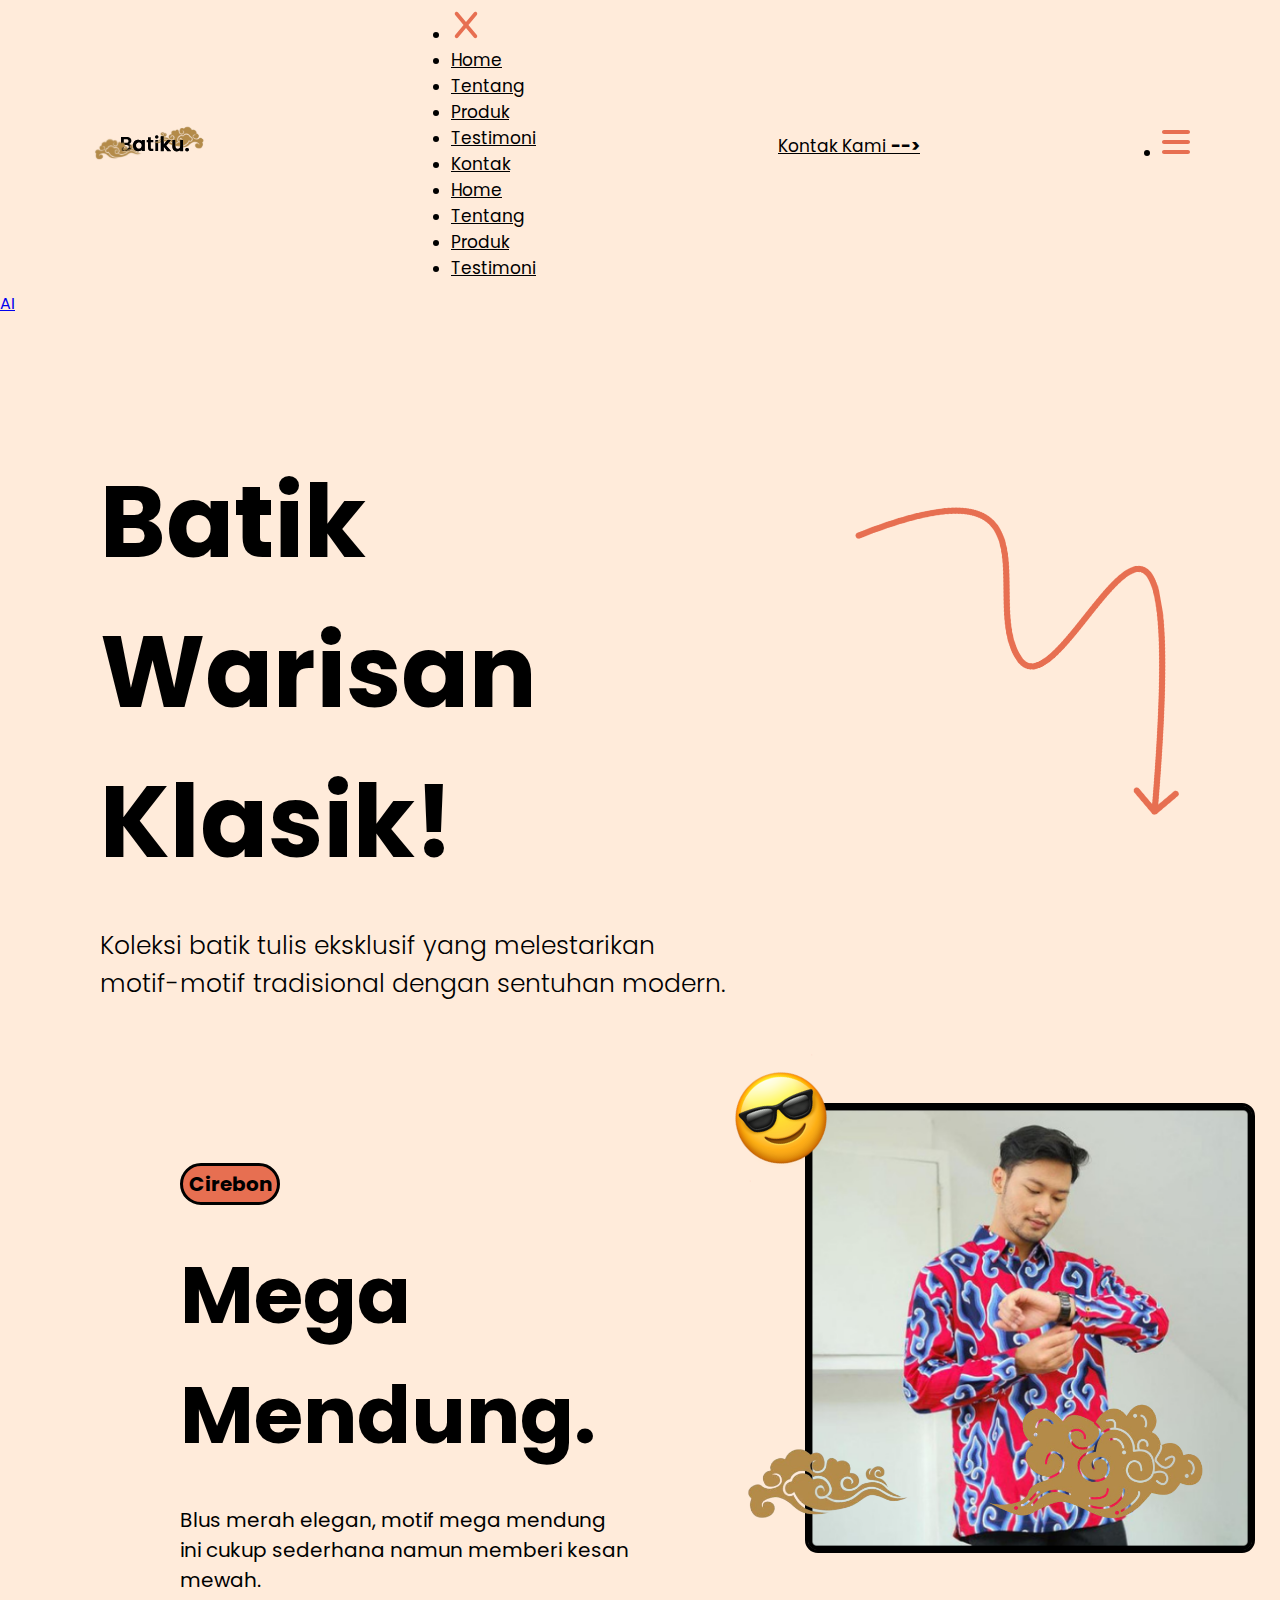
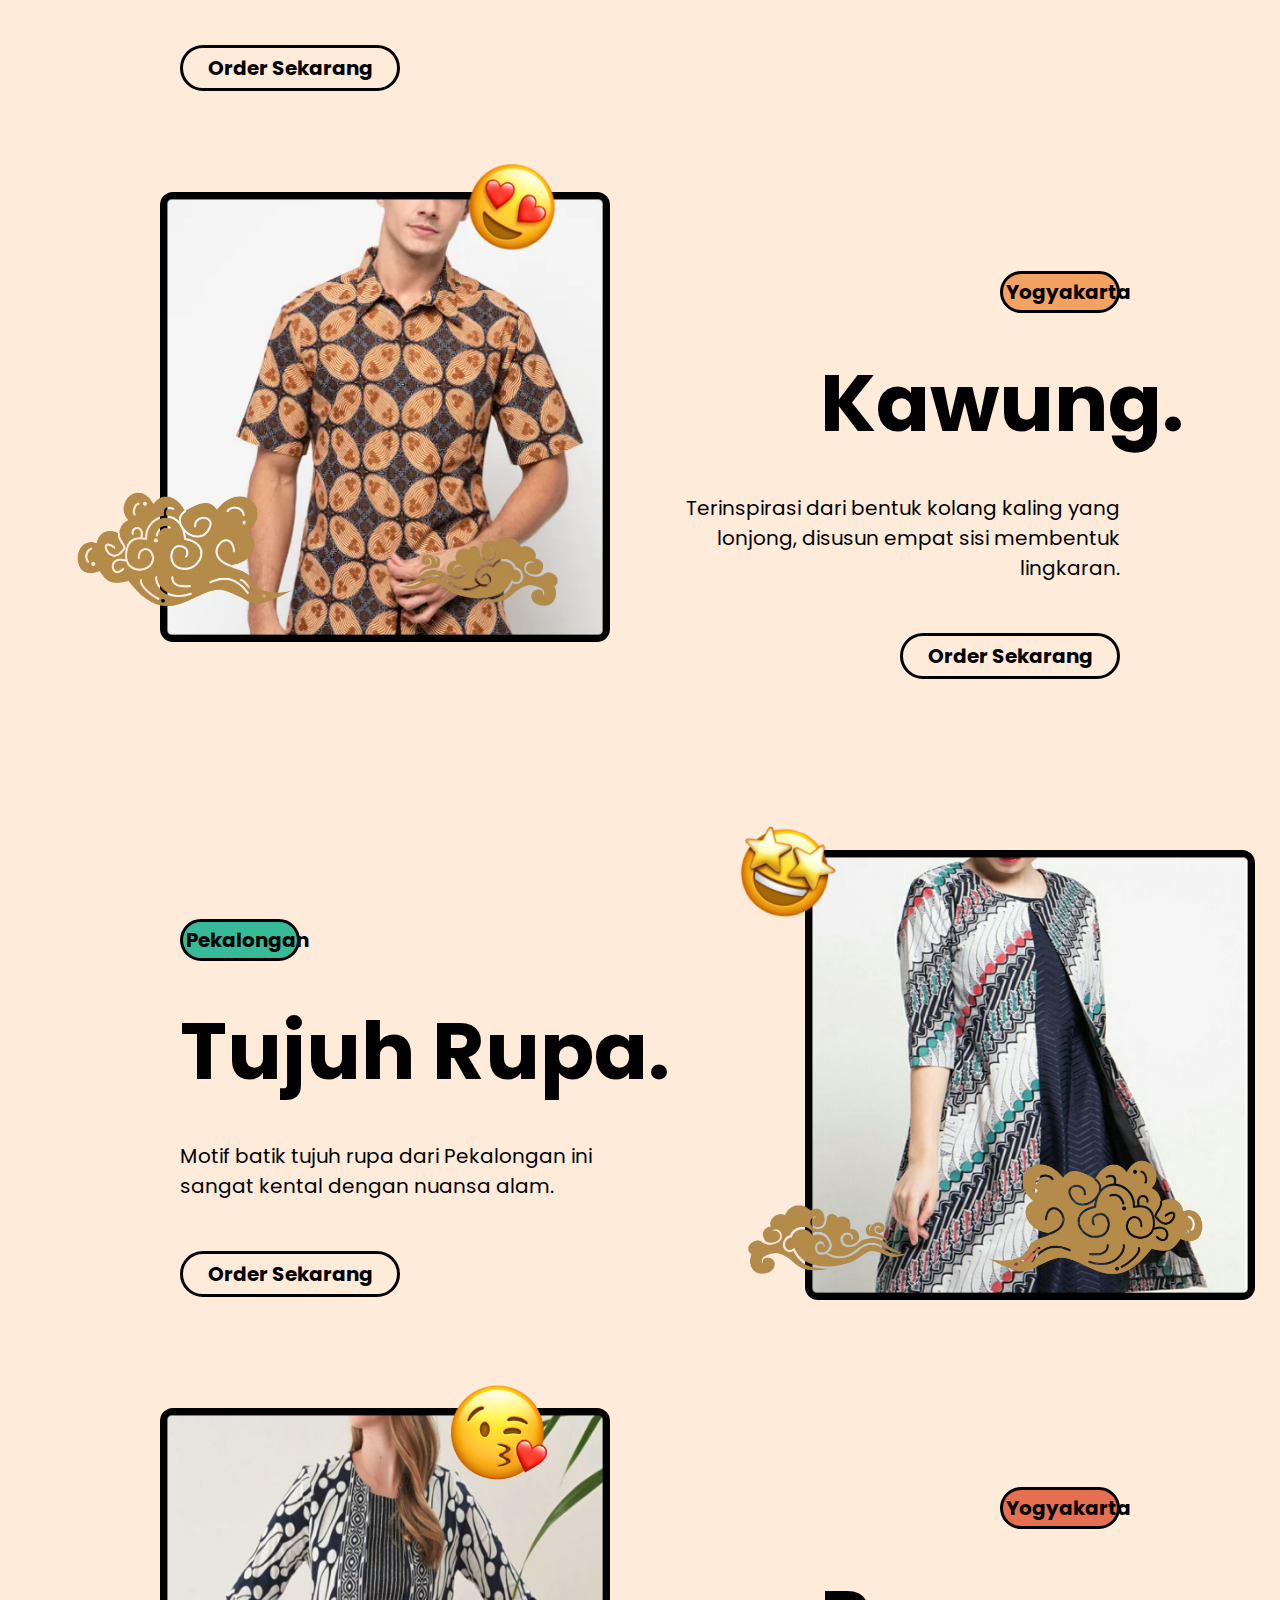
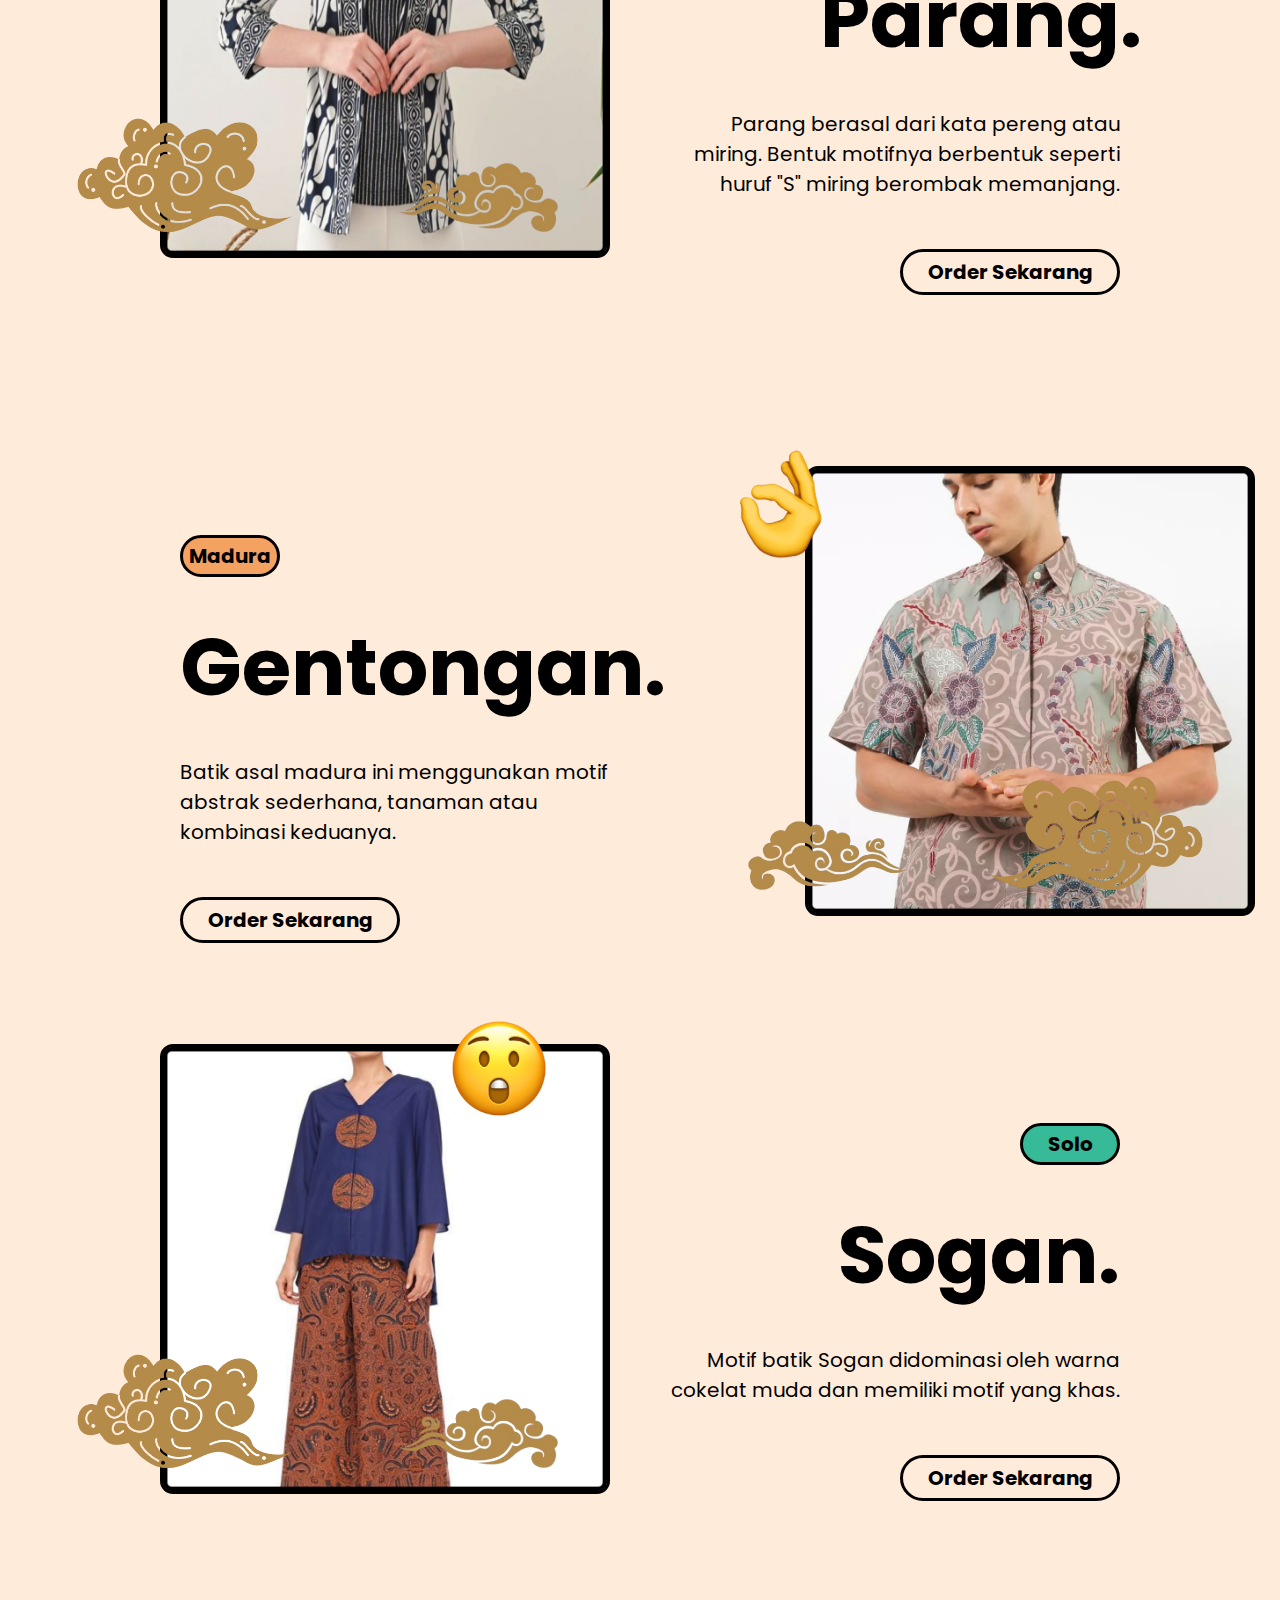
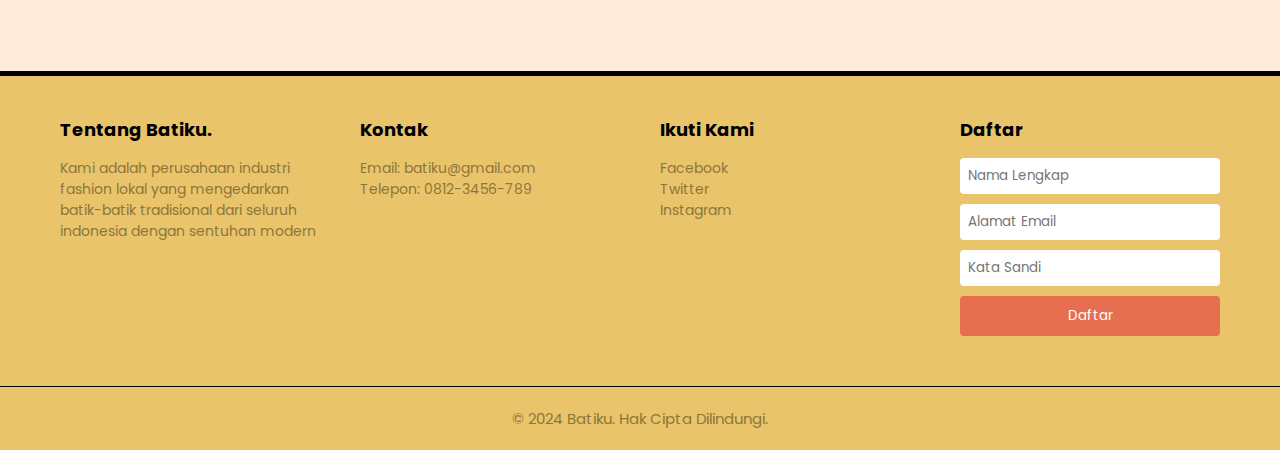
<file: html/produkk.html>
<!DOCTYPE html>
<html lang="en">
  <head>
    <meta charset="UTF-8" />
    <meta name="viewport" content="width=device-width, initial-scale=1.0" />
    <link rel="stylesheet" href="/css/produkk.css" />
    <link rel="website icon" href="/assets/logo head 1 1 1.png" type="png" />
    <link rel="stylesheet" href="https://cdnjs.cloudflare.com/ajax/libs/font-awesome/6.6.0/css/all.min.css" />
    <script src="/JS/scrollTop.js"></script>
    <script src="/JS/main.js"></script>
    <title>Produk Batiku.</title>
  </head>
  <body>
    <header id="navbar" class="navbar">
      <div class="nav-logo">
        <img src="/assets/SVG/logo 1.svg" alt="logo home" />
      </div>
      <div class="nav-item">
        <ul class="sidebar">
          <li onclick="hideSideBar()">
            <a href="#"
              ><svg xmlns="http://www.w3.org/2000/svg" height="30" width="30" viewBox="0 0 384 512">
                <path
                  fill="#e76f51"
                  d="M376.6 84.5c11.3-13.6 9.5-33.8-4.1-45.1s-33.8-9.5-45.1 4.1L192 206 56.6 43.5C45.3 29.9 25.1 28.1 11.5 39.4S-3.9 70.9 7.4 84.5L150.3 256 7.4 427.5c-11.3 13.6-9.5 33.8 4.1 45.1s33.8 9.5 45.1-4.1L192 306 327.4 468.5c11.3 13.6 31.5 15.4 45.1 4.1s15.4-31.5 4.1-45.1L233.7 256 376.6 84.5z"
                /></svg
            ></a>
          </li>
          <li><a href="/index.html" class="navItem">Home</a></li>
          <li><a class="navItem" href="#Tentang">Tentang</a></li>
          <li><a class="active" href="#">Produk</a></li>
          <li><a class="navItem" href="/index.html/#Testimoni">Testimoni</a></li>
          <li><a class="navItem" href="https://api.whatsapp.com/send?phone=6285656563250">Kontak</a></li>
        </ul>
        <ul>
          <li><a href="/index.html" class="navItem nav-responsive">Home</a></li>
          <li><a class="navItem nav-responsive" href="/index.html#Tentang">Tentang</a></li>
          <li><a class="active nav-responsive" href="#">Produk</a></li>
          <li><a class="navItem nav-responsive" href="/index.html#Testimoni">Testimoni</a></li>
        </ul>
      </div>
      <div class="nav-kontak">
        <a target="_blank" href="https://api.whatsapp.com/send?phone=6285656563250">Kontak Kami <span style="font-weight: 700">--></span> </a>
      </div>
      <li onclick="showSideBar()">
        <a href="#"
          ><svg class="bars" xmlns="http://www.w3.org/2000/svg" height="32" width="28" viewBox="0 0 448 512">
            <path
              fill="#e76f51"
              d="M0 96C0 78.3 14.3 64 32 64l384 0c17.7 0 32 14.3 32 32s-14.3 32-32 32L32 128C14.3 128 0 113.7 0 96zM0 256c0-17.7 14.3-32 32-32l384 0c17.7 0 32 14.3 32 32s-14.3 32-32 32L32 288c-17.7 0-32-14.3-32-32zM448 416c0 17.7-14.3 32-32 32L32 448c-17.7 0-32-14.3-32-32s14.3-32 32-32l384 0c17.7 0 32 14.3 32 32z"
            /></svg
        ></a>
      </li>
    </header>
    <!-- Arrow Up -->
    <div id="scrollToTop" class="scroll-to-top">
      <a href="#navbar"><i class="fas fa-arrow-up"></i></a>
    </div>

    <!-- AI Button -->
    <div id="AI-btn" class="btn-AI">
      <a href="/html/AI_batiku.html">AI</a>
    </div>

    <section class="produk-section">
      <div class="main-texts-produk">
        <div class="arrow-produk-1">
          <img src="/assets/asset-produk/arrow-produk-1.png" alt="gambar arrow" />
        </div>
        <div class="title-produk">
          <h1>Batik Warisan Klasik!</h1>
        </div>
        <div class="desc-produk">
          <p>Koleksi batik tulis eksklusif yang melestarikan motif-motif tradisional dengan sentuhan modern.</p>
        </div>
      </div>
      <!-- floating emoji cirebon -->
      <div class="emoji-float-cirebon">
        <img class="emoji-float-1-cirebon" src="/assets/emoji (3).png" />
      </div>
      <div class="cloud-float-cirebon">
        <img class="cloud-float-1-cirebon" src="/assets/awan primary.png" />
      </div>
      <div class="cloud-floatt-cirebon">
        <img class="cloud-float-2-cirebon" src="/assets/awan-22.png" />
      </div>
      <!-- floating emoji cirebon -->
      <div class="all-model-cirebon">
        <div class="model-btk-cirebon-1">
          <div class="category1">
            <h1>Cirebon</h1>
          </div>
          <div class="title-cirebon">
            <h1>Mega Mendung.</h1>
          </div>
          <div class="desc-cirebon">
            <p>Blus merah elegan, motif mega mendung ini cukup sederhana namun memberi kesan mewah.</p>
          </div>
          <div class="button-cirebon">
            <a target="_blank" href="https://api.whatsapp.com/send?phone=6285656563250">Order Sekarang</a>
          </div>
        </div>
        <div class="model-btk-cirebon-2">
          <div class="image-cirebon">
            <img src="/assets/asset-produk/cirebon-img.png" alt="gambar motif mega merah cirebon" />
          </div>
        </div>
      </div>
    </section>
    <section class="produk-section-2">
      <!-- floating emoji yogya -->
      <div class="emoji-float-yogya">
        <img class="emoji-float-1-yogya" src="/assets/emoji (2).png" />
      </div>
      <div class="cloud-float-yogya">
        <img class="cloud-float-1-yogya" src="/assets/awan primary 2.png" />
      </div>
      <div class="cloud-floatt-yogya">
        <img class="cloud-float-2-yogya" src="/assets/awan-22-reverse.png" />
      </div>
      <!-- floating emoji yogya -->
      <div class="all-model-yogya">
        <div class="model-btk-yogya-1">
          <div class="image-yogya">
            <img src="/assets/asset-produk/yogya-img.png" alt="gambar motif kawung yogyakarta" />
          </div>
        </div>
        <div class="model-btk-yogya-2">
          <div class="category2">
            <h1>Yogyakarta</h1>
          </div>
          <div class="title-yogya">
            <h1>Kawung.</h1>
          </div>
          <div class="desc-yogya">
            <p>Terinspirasi dari bentuk kolang kaling yang lonjong, disusun empat sisi membentuk lingkaran.</p>
          </div>
          <div class="button-yogya">
            <a target="_blank" href="https://api.whatsapp.com/send?phone=6285656563250">Order Sekarang</a>
          </div>
          <div class="spacer-yogya">
            <!-- just a spacer -->
          </div>
        </div>
      </div>
    </section>
    <section class="produk-section-3">
      <!-- floating emoji pekalongan -->
      <div class="emoji-float-pekalongan">
        <img class="emoji-float-1-pekalongan" src="/assets/emoji (1).png" />
      </div>
      <div class="cloud-float-pekalongan">
        <img class="cloud-float-1-pekalongan" src="/assets/awan primary.png" />
      </div>
      <div class="cloud-floatt-pekalongan">
        <img class="cloud-float-2-pekalongan" src="/assets/awan-22.png" />
      </div>
      <!-- floating emoji pekalongan -->
      <div class="all-model-pekalongan">
        <div class="model-btk-pekalongan-1">
          <div class="category3">
            <h1>Pekalongan</h1>
          </div>
          <div class="title-pekalongan">
            <h1>Tujuh Rupa.</h1>
          </div>
          <div class="desc-pekalongan">
            <p>Motif batik tujuh rupa dari Pekalongan ini sangat kental dengan nuansa alam.</p>
          </div>
          <div class="button-pekalongan">
            <a target="_blank" href="https://api.whatsapp.com/send?phone=6285656563250">Order Sekarang</a>
          </div>
        </div>
        <div class="model-btk-pekalongan-2">
          <div class="image-pekalongan">
            <img src="/assets/asset-produk/pekalongan-img.png" alt="gambar motif mega merah cirebon" />
          </div>
        </div>
      </div>
    </section>
    <section class="produk-section-4">
      <!-- floating emoji jogja -->
      <div class="emoji-float-jogja">
        <img class="emoji-float-1-jogja" src="/assets/emoji (5).png" />
      </div>
      <div class="cloud-float-jogja">
        <img class="cloud-float-1-jogja" src="/assets/awan primary 2.png" />
      </div>
      <div class="cloud-floatt-jogja">
        <img class="cloud-float-2-jogja" src="/assets/awan-22-reverse.png" />
      </div>
      <!-- floating emoji jogja -->
      <div class="all-model-jogja">
        <div class="model-btk-jogja-1">
          <div class="image-jogja">
            <img src="/assets/asset-produk/jogja-img.png" alt="gambar motif kawung jogjakarta" />
          </div>
        </div>
        <div class="model-btk-jogja-2">
          <div class="category4">
            <h1>Yogyakarta</h1>
          </div>
          <div class="title-jogja">
            <h1>Parang.</h1>
          </div>
          <div class="desc-jogja">
            <p>Parang berasal dari kata pereng atau miring. Bentuk motifnya berbentuk seperti huruf "S" miring berombak memanjang.</p>
          </div>
          <div class="button-jogja">
            <a target="_blank" href="https://api.whatsapp.com/send?phone=6285656563250">Order Sekarang</a>
          </div>
          <div class="spacer-jogja">
            <!-- just a spacer -->
          </div>
        </div>
      </div>
    </section>
    <section class="produk-section-5">
      <!-- floating emoji madura -->
      <div class="emoji-float-madura">
        <img class="emoji-float-1-madura" src="/assets/emoji (4).png" />
      </div>
      <div class="cloud-float-madura">
        <img class="cloud-float-1-madura" src="/assets/awan primary.png" />
      </div>
      <div class="cloud-floatt-madura">
        <img class="cloud-float-2-madura" src="/assets/awan-22.png" />
      </div>
      <!-- floating emoji madura -->
      <div class="all-model-madura">
        <div class="model-btk-madura-1">
          <div class="category5">
            <h1>Madura</h1>
          </div>
          <div class="title-madura">
            <h1>Gentongan.</h1>
          </div>
          <div class="desc-madura">
            <p>Batik asal madura ini menggunakan motif abstrak sederhana, tanaman atau kombinasi keduanya.</p>
          </div>
          <div class="button-madura">
            <a target="_blank" href="https://api.whatsapp.com/send?phone=6285656563250">Order Sekarang</a>
          </div>
        </div>
        <div class="model-btk-madura-2">
          <div class="image-madura">
            <img src="/assets/asset-produk/madura-img.png" alt="gambar motif mega merah cirebon" />
          </div>
        </div>
      </div>
    </section>
    <section class="produk-section-6">
      <!-- floating emoji solo -->
      <div class="emoji-float-solo">
        <img class="emoji-float-1-solo" src="/assets/emoji (6).png" />
      </div>
      <div class="cloud-float-solo">
        <img class="cloud-float-1-solo" src="/assets/awan primary 2.png" />
      </div>
      <div class="cloud-floatt-solo">
        <img class="cloud-float-2-solo" src="/assets/awan-22-reverse.png" />
      </div>
      <!-- floating emoji solo -->
      <div class="all-model-solo">
        <div class="model-btk-solo-1">
          <div class="image-solo">
            <img src="/assets/asset-produk/solo-img.png" alt="gambar motif kawung solokarta" />
          </div>
        </div>
        <div class="model-btk-solo-2">
          <div class="category6">
            <h1>Solo</h1>
          </div>
          <div class="title-solo">
            <h1>Sogan.</h1>
          </div>
          <div class="desc-solo">
            <p>Motif batik Sogan didominasi oleh warna cokelat muda dan memiliki motif yang khas.</p>
          </div>
          <div class="button-solo">
            <a target="_blank" href="https://api.whatsapp.com/send?phone=6285656563250">Order Sekarang</a>
          </div>
          <div class="spacer-solo">
            <!-- just a spacer -->
          </div>
        </div>
      </div>
    </section>

    <footer class="footer">
      <div class="footer-content">
        <div class="footer-section">
          <h3>Tentang <span>Batiku.</span></h3>
          <p>Kami adalah perusahaan industri fashion lokal yang mengedarkan batik-batik tradisional dari seluruh indonesia dengan sentuhan modern</p>
        </div>
        <div class="footer-section">
          <h3>Kontak</h3>
          <p>Email: batiku@gmail.com</p>
          <p>Telepon: 0812-3456-789</p>
        </div>
        <div class="footer-section">
          <h3>Ikuti Kami</h3>
          <a href="https://www.facebook.com/">Facebook</a>
          <a href="https://x.com/">Twitter</a>
          <a href="https://www.instagram.com/">Instagram</a>
        </div>
        <div class="footer-section">
          <h3>Daftar</h3>
          <form class="signup-form">
            <input type="text" placeholder="Nama Lengkap" required />
            <input type="email" placeholder="Alamat Email" required />
            <input type="password" placeholder="Kata Sandi" required />
            <button type="submit">Daftar</button>
          </form>
        </div>
      </div>
      <div class="footer-bottom">
        <p>&copy; 2024 Batiku. Hak Cipta Dilindungi.</p>
      </div>
    </footer>
  </body>
</html>
</file>
<file: css/style.css>
/* jenis font */

@import url("https://fonts.googleapis.com/css2?family=Anton+SC&family=Poppins:ital,wght@0,100;0,200;0,300;0,400;0,500;0,600;0,700;0,800;0,900;1,100;1,200;1,300;1,400;1,500;1,600;1,700;1,800;1,900&family=Zain:wght@200;300;400;700;800;900&display=swap");

* {
  margin: 0;
  padding: 0;
  box-sizing: border-box;
  font-family: "poppins";
  overflow-x: visible;
  scroll-behavior: smooth;
}

body {
  background-color: #ffebda;
}

header {
  width: 100%;
  background-color: #ffebda;
  display: flex;
  justify-content: space-between;
  align-items: center;
  padding: 10px 90px;
  animation: fadeInDown 2s ease-in;
}

header a {
  font-size: 17px;
  color: black;
}

.nav-logo img {
  width: 130px;
}

.nav-item ul {
  margin-left: 100px;
}

.navItem {
  padding: 10px 20px;
}

.nav-item ul li {
  display: inline;
  list-style: none;
}

.nav-item ul li a {
  text-decoration: none;
}

.navItem {
  transition: 0.5s all;
}

.navItem:hover {
  font-size: 20px;
  color: #e76f51;
  font-weight: 700;
}

.active {
  padding: 10px 30px;
  font-weight: 700;
  border: 3px solid #000;
  border-radius: 50px;
  transition: 0.5s all;
  background-color: #36ba98;
}

.active:hover {
  background-color: #e76f51;
}

.sidebar {
  position: fixed;
  top: 0;
  right: 0;
  height: 100vh;
  width: 250px;
  z-index: 999;
  background-color: #ffffff5d;
  backdrop-filter: blur(10px);
  box-shadow: -10px 0 10px rgba(0, 0, 0, 0.1);
  display: none;
  flex-direction: column;
  animation: fadeInLeft 1s ease-in-out;
  align-items: start;
  justify-content: flex-start;
}

.sidebar li {
  margin: 15px;
  width: 100%;
}

.sidebar a {
  width: 100%;
}

.bars {
  display: none;
}

.navbar {
  list-style: none;
}
.nav-kontak a {
  text-decoration: none;
}

.nav-kontak {
  padding: 10px 30px;
  border: 3px solid #000;
  border-radius: 20px;
  background-color: #36ba98;
  box-shadow: 5px 5px 0 #000;
  transition: all 0.5s;
  background-image: linear-gradient(-60deg, #ffffff00 0%, #ffffff00 40%, #ffffff44 40%, #ffffff44 60%, #ffffff00 60%, #ffffff00 100%);
  background-size: 200% 100%;
  background-position-x: 150%;
  cursor: pointer;
}

.nav-kontak:hover {
  margin-top: 10px;
  box-shadow: 0 0 0 #000;
  animation: shimmer 1s forwards;
}

.BG-HC {
  animation: muncul 3s ease-in;
}

.BG-HC-1 {
  width: 20%;
  position: absolute;
  margin-left: 80%;
  animation: BolakBalik 20s ease-in-out infinite alternate;
  z-index: -20;
}

.BG-HC-2 {
  width: 70%;
  animation: muncul 3s ease-in;
  z-index: 10;
}

.BG-2 {
  width: 20%;
  position: absolute;
  margin-left: 60%;
  margin-top: 25%;
  animation: BolakBalik1 20s ease-in-out infinite alternate;
  z-index: 10;
}

.home-content {
  width: 100%;
  height: 80vh;
  display: flex;
  margin-bottom: 6%;
  justify-content: center;
  align-items: center;
  padding: 0 90px;
}

.text-head-HC {
  display: flex;
  flex-direction: column;
  justify-content: start;
  align-items: center;
  width: 100%;
}

.text-head-HC h1 {
  width: 65%;
  font-size: 70px;
  animation: fadeInRight 2s ease-in;
  word-spacing: 100px;
  line-height: 85px;
}

.indonesia {
  transition: all 1s;
}

.reponsive-HC {
  display: none;
}

.text-head-HC p {
  font-size: 20px;
  width: 60%;
  font-weight: 200;
  margin: 10px 0;
  animation: fadeInRight 1.2s ease-in;
}

.text-head-HC h1:hover {
  .indonesia {
    color: #e76f51;
    font-size: 75px;
  }
}

.btn-produk-HC {
  margin-top: 60px;
  animation: fadeInUp 2s ease-in;
}

.btn-produk-HC a {
  text-decoration: none;
  color: black;
  padding: 10px 30px;
  border: 3px solid #000;
  border-radius: 20px;
  background-color: #36ba98;
  transition: all 0.5s;
}

.btn-produk-HC a:hover {
  margin-left: 10px;
  background-color: #f4a261;
}

.gambar-head-HC {
  max-width: 40%;
  display: flex;
  justify-content: right;
}
.gambar-head-HC img {
  width: 90%;
  z-index: -1;
  animation: fadeInLeft 2s ease-in;
}

.text-bahadur {
  width: 100vw;
  height: 10vh;
  display: flex;
  justify-content: center;
  align-items: center;
  border: 2px solid #000;
  background-color: #36ba98;
}

.text-bahadur p {
  text-align: center;
  animation: fadeInLeft linear;
  animation-timeline: view();
  animation-range: entry 0% cover 20%;
}

#Home-content {
  margin-bottom: 3%;
}

/* Arrow Up */
.scroll-to-top {
  display: none;
  position: fixed;
  bottom: 20px;
  right: 20px;
  z-index: 99;
  font-size: 23px;
  outline: none;
  border: 3px solid #000;
  background-color: #36ba98;
  animation: fadeInUp 0.7s ease-in-out;
  transition: all 0.5s;
  cursor: pointer;
  border-radius: 50%;
}

.scroll-to-top i {
  padding: 15px 17px;
}

.scroll-to-top:hover {
  background-color: #2b8d74;
  bottom: 30px;
  box-shadow: 0 0 20px 3px #7dfadb;
}

.scroll-to-top a {
  text-decoration: none;
  color: #000;
}

/* VVVV BAGIAN KELEBIHAN VVVVVVVVVVVVVVVVVVVVVVVVVVVVVVVVVVVVVVVVVVVVVVVVVVVVV */

.kelebihan-section {
  width: 100%;
  height: 110vh;
  background-color: #ffebda;
  display: flex;
  justify-content: center;
  align-items: center;
  flex-direction: column;
  margin-top: 70px;
}
/* text2nya */
.kelebihan-texts {
  width: 100%;
  height: 40%;
  text-align: center;
  display: flex;
  justify-content: center;
  align-items: center;
  flex-direction: column;
}
.kelebihan-title {
  width: 60%;
  font-size: 40px;
  margin: 20px;
  animation: fadeInDown 2s ease-in;
  animation-timeline: view();
  animation-range: entry 0% cover 20%;
}
.kelebihan-desc {
  width: 40%;
  font-size: 20px;
  margin: 10px;
  font-weight: 300;
  animation: fadeInDown 1.5s ease-in;
  animation-timeline: view();
  animation-range: entry 0% cover 20%;
}
/* text2nya */

/* kotak2nya */
.kelebihan-nya {
  width: 100%;
  height: 60%;
  display: flex;
  justify-content: space-around;
  flex-direction: row;
  margin-top: 85px;
  padding: 0px 100px;
}

.pembuatan-btk {
  width: 300px;
  height: 300px;
  background-color: #36ba98;
  border: 4px solid black;
  border-radius: 20px;
  box-shadow: 20px 20px 0 #000;
  transition: all 0.5s;
  cursor: pointer;
  animation: fadeInRight 2s ease-in;
  animation-timeline: view();
  animation-range: entry 0% cover 25%;
}
.pembuatan-btk:hover {
  margin-top: 10px;
  box-shadow: 0 0 0 #000;
}

.gambar-pembuatan-btk {
  width: 300px;
  display: flex;
  flex-direction: column;
}
.pembuatan-btk img {
  width: 70px;
  height: 70px;
  padding-left: 20px;
  padding-top: 20px;
}
.pembuatan-btk h1 {
  font-size: x-large;
  padding-left: 20px;
  padding-top: 10px;
}
.pembuatan-btk p {
  font-size: large;
  padding-left: 20px;
  padding-top: 5px;
  padding-right: 20px;
  padding-bottom: 20px;
}

.menjual-btk {
  width: 300px;
  height: 300px;
  background-color: #e76f51;
  border: 4px solid black;
  border-radius: 20px;
  box-shadow: 20px 20px 0 #000;
  transition: all 0.5s;
  cursor: pointer;
  animation: fadeInUp 2s ease-in;
  animation-timeline: view();
  animation-range: entry 0% cover 25%;
}
.menjual-btk:hover {
  margin-top: 10px;
  box-shadow: 0 0 0 #000;
  animation: shimmer 1s forwards;
}
.gambar-menjual-btk {
  width: 300px;
  display: flex;
  flex-direction: column;
}
.menjual-btk img {
  width: 70px;
  height: 70px;
  padding-left: 20px;
  padding-top: 20px;
}
.menjual-btk h1 {
  font-size: x-large;
  padding-left: 20px;
  padding-top: 10px;
}
.menjual-btk p {
  font-size: large;
  padding-left: 20px;
  padding-top: 5px;
  padding-right: 20px;
  padding-bottom: 20px;
}

.bahan-berkualitas {
  width: 300px;
  height: 300px;
  background-color: #f4a261;
  border: 4px solid black;
  border-radius: 20px;
  box-shadow: 20px 20px 0 #000;
  transition: all 0.5s;
  cursor: pointer;
  animation: fadeInLeft 2s ease-in;
  animation-timeline: view();
  animation-range: entry 0% cover 25%;
}
.bahan-berkualitas:hover {
  margin-top: 10px;
  box-shadow: 0 0 0 #000;
  animation: shimmer 1s forwards;
}

.gambar-bahan-berkualitas-btk {
  width: 300px;
  display: flex;
  flex-direction: column;
}
.bahan-berkualitas img {
  width: 70px;
  height: 70px;
  padding-left: 20px;
  padding-top: 20px;
}
.bahan-berkualitas h1 {
  font-size: x-large;
  padding-left: 20px;
  padding-top: 10px;
}
.bahan-berkualitas p {
  font-size: large;
  padding: 20px 5px 20px 20px;
}

/* tentang-kami-section VVVVVVVVVVVVVVVVVVVVVVVVVVVVVVVVVVVVVVVVVVVVV*/
.tentang-kami-section {
  width: 100vw;
  height: 110vh;
  background-color: #e9c46a;
  border-top: 7px solid black;
  border-bottom: 7px solid black;
  display: flex;
  margin-top: 100px;
  align-items: center;
  flex-direction: row;
}
.tentang-kami-img-area {
  width: 45%;
  height: 100%;
  display: flex;
  justify-content: space-around;
  align-items: center;
  flex-direction: column;
}
.image-tentang-kami img {
  max-width: 450px;
  border: rgba(255, 0, 0, 0) 3px solid;
  animation: fadeInRight 2s ease-in;
  animation-timeline: view();
  animation-range: entry 0% cover 40%;
}
.image-tentang-kami-mobile img {
  width: 450px;
  border: rgba(255, 0, 0, 0) 3px solid;
  animation: fadeInDown 2s ease-in;
  animation-timeline: view();
  animation-range: entry 0% cover 40%;
  display: none;
}
.emoji-tentang-kami-1 img {
  width: 150px;
  position: absolute;
  margin-top: -300px;
  margin-left: 7%;
  z-index: 10;
  animation: fadeInDown 2s ease-in;
  animation-timeline: view();
  animation-range: entry 0% cover 60%;
}
.emoji-tentang-kami-2 img {
  width: 150px;
  position: absolute;
  margin-top: 150px;
  margin-left: 30%;
  animation: fadeInRight 2s ease-in;
  animation-timeline: view();
  animation-range: entry 0% cover 20%;
}

.tentang-kami-texts-area {
  width: 55%;
  height: 100%;
  display: flex;
  align-items: left;
  flex-direction: column;
}
.title-tentang-kami {
  width: 750px;
  font-size: 55px;
  text-align: left;
  margin-top: 70px;
  animation: fadeInDown 2s ease-in;
  animation-timeline: view();
  animation-range: entry 0% cover 20%;
}

/* VVVVVV awan VVVVVV */
.BG-HC-3 {
  animation: muncul 3s ease-in;
}
.BG-3 {
  width: 10%;
  position: absolute;
  margin-left: 80%;
  margin-top: 8%;
  animation: BolakBalik2 25s ease-in-out infinite alternate;
  z-index: 0;
}
.BG-HC-4 {
  width: 70%;
  animation: muncul 3s ease-in;
  z-index: 10;
}
.BG-4 {
  width: 10%;
  position: absolute;
  margin-left: 50%;
  margin-top: 13%;
  animation: BolakBalik3 25s ease-in-out infinite alternate;
  z-index: 10;
}
/* ^^^^^ awan ^^^^^ */

.desc-tentang-kami {
  width: 450px;
  font-size: 20px;
  text-align: left;
  margin-top: 30px;
}
.desc-tentang-kami span {
  font-weight: bold;
}

.main-desc-pengalaman {
  width: 650px;
  font-size: 35px;
  font-weight: 700;
  animation: fadeInLeft 2s ease-in;
  animation-timeline: view();
  animation-range: entry 0% cover 20%;
}
.desc-pengalaman {
  width: 500px;
  font-size: 30px;
  margin-left: 30px;
  animation: fadeInLeft 2s ease-in;
  animation-timeline: view();
  animation-range: entry 0% cover 20%;
}

.main-desc-macam-btk {
  width: 750px;
  font-size: 35px;
  font-weight: 700;
  margin-top: 30px;
  animation: fadeInLeft 2s ease-in;
  animation-timeline: view();
  animation-range: entry 0% cover 20%;
}
.desc-macam-btk {
  width: 550px;
  font-size: 30px;
  margin-left: 30px;
  animation: fadeInLeft 2s ease-in;
  animation-timeline: view();
  animation-range: entry 0% cover 20%;
}

.main-desc-terjual {
  width: 750px;
  font-size: 33px;
  font-weight: 700;
  margin-top: 30px;
  animation: fadeInLeft 2s ease-in;
  animation-timeline: view();
  animation-range: entry 0% cover 20%;
}
.desc-terjual {
  width: 600px;
  font-size: 30px;
  margin-left: 30px;
  animation: fadeInLeft 2s ease-in;
  animation-timeline: view();
  animation-range: entry 0% cover 20%;
}

/* produk-section VVVVVVVVVVVVVVVVVVVVVVVVVVVVVVVVVVVVVVVVVVVVVVVVVVVVVVVVVVVVVVVVVVV*/

.produk-section {
  width: 100%;
  height: auto;
  background-color: #ffebda;
  display: flex;
  flex-direction: column;
}
.produk-section-2 {
  width: 100%;
  height: auto;
  background-color: #ffebda;
  display: flex;
  flex-direction: column;
}

.main-texts-produk {
  width: 100%;
  height: 40%;
  text-align: left;
  display: flex;
  justify-content: center;
  align-items: flex-start;
  flex-direction: column;
  margin-top: 160px;
}
.title-produk {
  width: 50%;
  font-size: 50px;
  margin-left: 100px;
  animation: fadeInRight 2s ease-in;
  animation-timeline: view();
  animation-range: entry 0% cover 20%;
}
.desc-produk {
  width: 50%;
  font-size: 25px;
  font-weight: 300;
  word-spacing: 0px;
  margin-left: 100px;
  margin-top: 30px;
  animation: fadeInRight 2s ease-in;
  animation-timeline: view();
  animation-range: entry 0% cover 20%;
}
.arrow-produk-1 {
  width: 1px;
  height: 1px;
  animation: muncul 2s ease-in;
  animation-timeline: view();
  animation-range: entry 0% cover 70%;
}
.arrow-produk-1 img {
  max-width: 290px;
  position: absolute;
  margin-left: 880px;
  margin-top: 50px;
  rotate: -10deg;
  animation: muncul 3s;
}

/* floating emoji cirebon */
.emoji-float-cirebon {
  animation: muncul 3s ease-in;
  z-index: 10;
}
.emoji-float-1-cirebon {
  width: 10%;
  position: absolute;
  margin-left: 56%;
  margin-top: 4%;
  animation: jiggle 2.5s ease-in-out infinite alternate;
  z-index: 10;
}
.cloud-float-cirebon {
  width: 70%;
  animation: muncul 3s ease-in;
  z-index: 10;
}
.cloud-floatt-cirebon {
  width: 70%;
  animation: muncul 3s ease-in;
  z-index: 10;
}
.cloud-float-1-cirebon {
  width: 15%;
  position: absolute;
  margin-left: 57%;
  margin-top: 30%;
  animation: hoverAround 1s ease-in-out infinite alternate;
  z-index: 10;
}
.cloud-float-2-cirebon {
  width: 25%;
  position: absolute;
  margin-left: 73%;
  margin-top: 27%;
  animation: hoverAround 3s ease-in-out infinite alternate;
  z-index: 10;
}
/* floating emoji cirebon */

.all-model-cirebon {
  display: flex;
  flex-direction: row;
}

.model-btk-cirebon-1 {
  width: 100%;
  height: 40%;
  display: flex;
  justify-content: center;
  flex-direction: column;
}
.model-btk-cirebon-2 {
  width: 100%;
  height: 40%;
  display: flex;
  justify-content: center;
  align-items: center;
}

.category1 {
  width: 100px;
  font-size: 10px;
  background-color: #e76f51;
  border-radius: 30px;
  border: 3px solid #000;
  padding: 3px;
  text-align: center;
  margin-left: 180px;
  margin-top: 160px;
  transition: all 0.7s;
  background-image: linear-gradient(-60deg, #ffffff00 0%, #ffffff00 40%, #ffffff44 40%, #ffffff44 60%, #ffffff00 60%, #ffffff00 100%);
  background-size: 200% 100%;
  background-position-x: 150%;
  animation: fadeInRight 2s ease-in;
  animation-timeline: view();
  animation-range: entry 0% cover 20%;
}

.category1:hover {
  animation: shimmer 1s forwards;
}
.title-cirebon {
  width: 600px;
  font-size: 40px;
  text-align: left;
  margin-top: 30px;
  margin-left: 180px;
  animation: fadeInRight 2s ease-in;
  animation-timeline: view();
  animation-range: entry 0% cover 20%;
}
.title-cirebon h1 {
  transition: all 1s;
}
.title-cirebon h1:hover {
  color: #e76f51;
  margin-left: 5px;
}
.desc-cirebon {
  width: 450px;
  font-size: 20px;
  text-align: left;
  margin-top: 30px;
  margin-left: 180px;
  animation: fadeInRight 2s ease-in;
  animation-timeline: view();
  animation-range: entry 0% cover 20%;
}
.button-cirebon {
  position: relative;
  width: 150px;
  font-size: 17px;
  background-color: #e76f5100;
  border-radius: 30px;
  border: 3px solid #000;
  padding: 10px;
  text-align: center;
  margin-top: 50px;
  margin-left: 180px;
  transition: all 0.7s;
  animation: fadeInRight 2s ease-in;
  animation-timeline: view();
  animation-range: entry 0% cover 20%;
}
.button-cirebon:hover {
  background-color: #f4a261;
  margin-left: 190px;
}
.button-cirebon a {
  text-decoration: none;
  font-weight: bold;
  color: #000;
  z-index: 1;
}

.arrow-produk-2 {
  width: 100px;
  height: 130px;
}
.arrow-produk-2 img {
  max-width: 315px;
  position: absolute;
  margin-left: 530px;
  animation: muncul 2s ease-in;
  animation-timeline: view();
  animation-range: entry 0% cover 70%;
}

.image-cirebon {
  margin-top: 100px;
}
.image-cirebon img {
  max-width: 450px;
  border: 3px solid black;
  border-radius: 13px;
  animation: fadeInLeft 2s ease-in;
  animation-timeline: view();
  animation-range: entry 0% cover 20%;
}

/* floating emoji yogya */
.emoji-float-yogya {
  animation: muncul 3s ease-in;
  z-index: 10;
}
.emoji-float-1-yogya {
  width: 10%;
  position: absolute;
  margin-left: 35%;
  margin-top: 4%;
  animation: jiggle1 2.5s ease-in-out infinite alternate;
  z-index: 10;
}
.cloud-float-yogya {
  width: 70%;
  animation: muncul 3s ease-in;
  z-index: 10;
}
.cloud-floatt-yogya {
  width: 70%;
  animation: muncul 3s ease-in;
  z-index: 10;
}
.cloud-float-1-yogya {
  width: 15%;
  position: absolute;
  margin-left: 30%;
  margin-top: 30%;
  animation: hoverAround 1s ease-in-out infinite alternate;
  z-index: 10;
}
.cloud-float-2-yogya {
  width: 25%;
  position: absolute;
  margin-left: 2%;
  margin-top: 27%;
  animation: hoverAround 2s ease-in-out infinite alternate;
  z-index: 10;
}
/* floating emoji yogya */

.all-model-yogya {
  display: flex;
  flex-direction: row;
  margin-top: 100px;
}
.model-btk-yogya-1 {
  width: 50%;
  height: 40%;
  display: flex;
  justify-content: flex-start;
  margin-left: 160px;
}
.model-btk-yogya-2 {
  width: 50%;
  height: 40%;
  display: flex;
  justify-content: center;
  align-items: flex-end;
  flex-direction: column;
  margin-right: 160px;
}

.category2 {
  width: 120px;
  font-size: 10px;
  background-color: #f4a261;
  border-radius: 30px;
  border: 3px solid #000;
  padding: 3px;
  text-align: center;
  transition: all 0.7s;
  background-image: linear-gradient(60deg, #ffffff00 0%, #ffffff00 40%, #ffffff44 40%, #ffffff44 60%, #ffffff00 60%, #ffffff00 100%);
  background-size: 200% 100%;
  background-position-x: 150%;
  margin-top: 80px;
  animation: fadeInLeft 2s ease-in;
  animation-timeline: view();
  animation-range: entry 0% cover 20%;
}

.category2:hover {
  animation: shimmer 1s forwards;
}

.title-yogya {
  width: 300px;
  font-size: 40px;
  text-align: right;
  margin-top: 30px;
  animation: fadeInLeft 2s ease-in;
  animation-timeline: view();
  animation-range: entry 0% cover 20%;
}
.title-yogya h1 {
  transition: all 1s;
}
.title-yogya h1:hover {
  color: #f4a261;
  margin-right: 5px;
}
.desc-yogya {
  width: 450px;
  font-size: 20px;
  text-align: right;
  margin-top: 30px;
  animation: fadeInLeft 2s ease-in;
  animation-timeline: view();
  animation-range: entry 0% cover 20%;
}
.button-yogya {
  width: 150px;
  font-size: 17px;
  background-color: #36ba9900;
  border-radius: 30px;
  border: 3px solid #000;
  padding: 10px;
  text-align: center;
  margin-top: 50px;
  transition: all 0.7s;
  animation: fadeInLeft 2s ease-in;
  animation-timeline: view();
  animation-range: entry 0% cover 20%;
}
.button-yogya:hover {
  background-color: #f4a261;
  margin-right: 10px;
}
.button-yogya a {
  text-decoration: none;
  font-weight: bold;
  color: #000;
}
.spacer-yogya {
  height: 170px;
  width: 100px;
}

.image-yogya {
  margin-top: 1px;
}
.image-yogya img {
  max-width: 450px;
  border: 3px solid black;
  border-radius: 13px;
  transition: all 0.5s;
  animation: fadeInRight 2s ease-in;
  animation-timeline: view();
  animation-range: entry 0% cover 20%;
}

.button-produk-lainnya-area {
  width: 100%;
  height: 40%;
  text-align: center;
  display: flex;
  justify-content: center;
  align-items: center;
  flex-direction: column;
  margin-bottom: 160px;
  animation: fadeInDown 2s ease-in;
  animation-timeline: view();
  animation-range: entry 0% cover 30%;
}

.button-produk-lainnya-area a {
  width: 200px;
  font-size: 20px;
  background-color: #36ba98;
  border-radius: 30px;
  border: 3px solid #000;
  padding: 13px;
  text-align: center;
  margin-top: 50px;
  text-decoration: none;
  font-weight: bold;
  color: #000;
  transition: all 0.5s;
}
.button-produk-lainnya-area a:hover {
  background-color: #f4a261;
  box-shadow: 0 0 20px #2612025d;
}

/* Testimoni VVVVVVVV */
#Testimoni {
  width: 100vw;
  height: 90vh;
  margin-bottom: 15%;
  background-color: #36ba98;
  border-top: 7px solid black;
  align-items: center;
  border-bottom: 7px solid black;
}

#Testimoni h1 {
  font-size: 80px;
  text-align: left;
  padding: 0 100px;
  margin-top: 50px;
  animation: fadeInRight linear;
  animation-timeline: view();
  animation-range: entry 0% cover 30%;
}

.arrow-testimoni img {
  width: 25%;
}

.reponsive-arrow img {
  display: none;
}

.wrapper-testimoni {
  max-width: 1536px;
  position: relative;
  text-align: center;
  height: 430px;
  margin-inline: auto;
  position: relative;
  margin-top: 3.6rem;
  overflow: hidden;
  mask-image: linear-gradient(to right, rgba(0, 0, 0, 0), rgba(0, 0, 0, 1) 5%, rgba(0, 0, 0, 1) 95%, rgba(0, 0, 0, 0));
  animation: fadeInLeft linear;
  animation-timeline: view();
  animation-range: entry 0% cover 30%;
}

.Card {
  margin-top: 55px;
  border-radius: 6px;
  position: relative;
  left: 100%;
  animation: scrollLeft 50s linear infinite;
  transition: all 1s;
}

.ttmn-card {
  background: #e76f51;
  padding: 20px;
  width: 450px;
  height: 350px;
  color: #fff;
  display: flex;
  flex-direction: column;
  justify-content: center;
  margin: 20px 15px;
  border-radius: 10px;
  box-shadow: 0 0 30px #ffc7995f;
  position: absolute;
  transition: all 0.7s;
  border: #e9c46a 5px solid;
}

.ttmn-img {
  width: 120px;
  height: 120px;
  background-color: #ccc;
  border-radius: 50%;
  margin: 0 auto -70px;
  position: relative;
  top: -130px;
  border: #e9c46a 5px solid;
  overflow: hidden;
}

.ttmn-img-1,
.ttmn-img-3 {
  top: -107px;
}

.ttmn-img img {
  width: 100%;
  height: 100%;
  object-fit: cover;
}
.ttmn-card h3 {
  font-size: 22px;
  font-weight: 700;
}
.ttmn-card p {
  font-size: 14px;
  margin: 10px 10px;
}
.ttmn-card h4 {
  font-size: 1em;
  color: #008cba;
  font-weight: normal;
}

.card1 {
  animation-delay: calc(50s / 4 * (4 - 1) * -1);
}
.card2 {
  animation-delay: calc(50s / 4 * (4 - 2) * -1);
}
.card3 {
  animation-delay: calc(50s / 4 * (4 - 3) * -1);
}
.card4 {
  animation-delay: calc(50s / 4 * (4 - 4) * -1);
}

.wrapper-testimoni:hover {
  .Card {
    transition: all 1s;
    animation-play-state: paused;
  }
}

/* Kritik dan Saran vvvvvvvvvvvvvv */

#Kritik-Saran {
  margin-bottom: 15%;
}

#Kritik-Saran h1 {
  text-align: center;
  font-size: 4rem;
  animation: fadeInDown 2s ease-in;
  animation-timeline: view();
  animation-range: entry 0% cover 30%;
}

#Kritik-Saran p {
  text-align: center;
  font-size: 1.5rem;
  margin-bottom: 7%;
  animation: fadeInDown 2s ease-in;
  animation-timeline: view();
  animation-range: entry 0% cover 30%;
}
.kritik-saran-container {
  max-width: 50%;
  margin: 20px auto;
  padding: 50px 20px;
  background-color: #36ba98;
  border-radius: 30px;
  box-shadow: 0 0 20px rgba(0, 0, 0, 0.2);
  font-family: "poppins";
  border: 8px solid #ff9800;
  position: relative;
  overflow: hidden;
  animation: cardScroll 2.5s ease-in;
  animation-timeline: view();
  animation-range: entry 0% cover 30%;
}
.kritik-saran-container::before {
  content: "";
  position: absolute;
  top: -80px;
  left: -70px;
  width: 200px;
  height: 200px;
  background: url('data:image/svg+xml;utf8,<svg xmlns="http://www.w3.org/2000/svg" viewBox="0 0 100 100"><path d="M50 10C30 10 10 30 10 50s20 40 40 40 40-20 40-40S70 10 50 10zm0 70c-16.6 0-30-13.4-30-30s13.4-30 30-30 30 13.4 30 30-13.4 30-30 30z" fill="%23FF9800"/></svg>')
    no-repeat;
  opacity: 0.8;
}
.kritik-saran-container::after {
  content: "";
  position: absolute;
  bottom: -30px;
  right: -30px;
  width: 100px;
  height: 100px;
  background: url('data:image/svg+xml;utf8,<svg xmlns="http://www.w3.org/2000/svg" viewBox="0 0 100 100"><path d="M90 50c0 22.1-17.9 40-40 40S10 72.1 10 50s17.9-40 40-40 40 17.9 40 40zm-70 0c0 16.6 13.4 30 30 30s30-13.4 30-30-13.4-30-30-30-30 13.4-30 30z" fill="%23FF9800"/></svg>')
    no-repeat;
  opacity: 0.8;
}
.form-group {
  margin-bottom: 20px;
  position: relative;
}
.form-group label {
  display: block;
  margin-bottom: 5px;
  color: #fff8e1;
  font-size: 1.4em;
  font-weight: bold;
}
.form-group input,
.form-group select,
.form-group textarea {
  width: 100%;
  padding: 12px;
  border: 4px solid #e76f51;
  border-radius: 15px;
  outline: none;
  font-size: 1.2em;
  box-sizing: border-box;
  background-color: #fff8e1;
  font-family: "Poppins";
}
.form-group textarea {
  resize: vertical;
}
.btn-kritik[type="submit"] {
  display: block;
  width: 100%;
  padding: 15px;
  background-color: #ff5722;
  color: white;
  border: none;
  border-radius: 20px;
  font-size: 1.4em;
  cursor: pointer;
  transition: all 0.3s ease;
  font-family: "Poppins";
  font-weight: bold;
  text-transform: uppercase;
  box-shadow: 0 5px 0 #e64a19;
}
.btn-kritik[type="submit"]:hover {
  background-color: #e64a19;
  transform: translateY(2px);
  box-shadow: 0 3px 0 #d84315;
}

/* AI buttonVVVVVVVVVVVV */

.btn-AI {
  position: fixed;
  bottom: 20px;
  left: 20px;
  z-index: 99;
  font-size: 23px;
  outline: none;
  background-color: #c35338;
  padding: 17px 23px;
  animation: fadeInUp 0.7s ease-in;
  transition: all 0.5s;
  cursor: pointer;
  border-radius: 50%;
}

.btn-AI:hover {
  background-color: #2b8d74;
  bottom: 30px;
  box-shadow: 0 0 20px 3px #7dfadb;
}

.btn-AI a {
  text-decoration: none;
  font-weight: 600;
  color: #7dfadb;
}

/* footerVVVVVVVVVVVVVVVVVVVVVVVVVVVVVVVVVVVVVVVVVVVVVVVV */
.footer {
  width: 100vw;
  background-color: #e9c46a;
  color: #000;
  padding: 40px 0 20px;
  font-family: Arial, sans-serif;
  border-top: 5px solid #000;
}

.footer-content {
  display: flex;
  flex-wrap: wrap;
  justify-content: space-around;
  max-width: 1200px;
  margin: 0 auto;
  margin-bottom: 50px;
}

.footer-section {
  flex: 1;
  margin: 0 20px;
  min-width: 200px;
  display: flex;
  flex-direction: column;
}

.footer-section iframe {
  width: 70;
  height: 100;
  display: flex;
  margin-bottom: 70px;
}

.footer-section h3 {
  font-size: 18px;
  margin-bottom: 15px;
}

.footer-section p,
.footer-section a {
  font-size: 14px;
  line-height: 1.5;
  color: #8e763a;
  text-decoration: none;
}

.footer-section a:hover {
  color: #ffffff;
}

.signup-form {
  display: flex;
  flex-direction: column;
}

.signup-form input {
  margin-bottom: 10px;
  padding: 8px;
  outline: none;
  border: none;
  border-radius: 4px;
}

.signup-form .btn-daftar {
  background-color: #e76f51;
  color: white;
  padding: 10px;
  border: none;
  border-radius: 4px;
  cursor: pointer;
  transition: background-color 0.3s;
}

.signup-form .btn-daftar:hover {
  background-color: #c35338;
}

.footer-bottom {
  text-align: center;
  display: flex;
  justify-content: center;
  align-items: center;
  padding-top: 20px;
  border-top: 1px solid #000000;
  color: #8e763a;
}

.footer-bottom p {
  font-size: 15px;
}

/* Keyframes settings VVVVVVVVVVVVVVVVVVVVVVVVVVVVVVVVVVVVVVVVVVVVVVVVVVVVVVVVV*/

@keyframes shimmer {
  0% {
    background-position-x: 150%;
  }
  100% {
    background-position-x: -50%;
  }
}

@keyframes muncul {
  0% {
    opacity: 0;
  }
  100% {
    opacity: 1;
  }
}

@keyframes fadeInDown {
  0% {
    opacity: 0;
    transform: translateY(-40px);
  }
  100% {
    opacity: 1;
    transform: translateY(0);
  }
}

@keyframes fadeInLeft {
  0% {
    opacity: 0;
    transform: translateX(40px);
  }
  100% {
    opacity: 1;
    transform: translateX(0);
  }
}

@keyframes fadeInRight {
  0% {
    opacity: 0;
    transform: translateX(-40px);
  }
  100% {
    opacity: 1;
    transform: translateX(0);
  }
}

@keyframes fadeInUp {
  0% {
    opacity: 0;
    transform: translateY(40px);
  }
  100% {
    opacity: 1;
    transform: translateY(0);
  }
}

@keyframes BolakBalik {
  0% {
    transform: translateX(0px);
  }
  100% {
    transform: translateX(-350px);
  }
}
@keyframes BolakBalik1 {
  0% {
    transform: translateX(-130px);
  }
  100% {
    transform: translateX(270px);
  }
}
@keyframes BolakBalik2 {
  0% {
    transform: translateX(0px);
  }
  100% {
    transform: translateX(-550px);
  }
}
@keyframes BolakBalik3 {
  0% {
    transform: translateX(-130px);
  }
  100% {
    transform: translateX(470px);
  }
}
@keyframes hoverAround {
  0% {
    transform: translateX(0px);
  }
  100% {
    transform: translateX(10px);
  }
}
@keyframes jiggle {
  0% {
    transform: rotate(10deg);
  }
  100% {
    transform: rotate(-5deg);
  }
}
@keyframes jiggle1 {
  0% {
    transform: rotate(-10deg);
  }
  100% {
    transform: rotate(-25deg);
  }
}

@keyframes scrollLeft {
  to {
    left: -450px;
  }
}

@keyframes cardScroll {
  from {
    opacity: 0;
    transform: perspective(2500px) rotateY(-100deg);
  }
  to {
    transform: perspective(2500px) rotateY(0);
  }
}

/* Responsive settings */

@media screen and (max-width: 800px) {
  /* Mobile */

  /* Navbar */
  .nav-responsive {
    display: none;
  }

  .nav-kontak {
    display: none;
  }

  .bars {
    display: flex;
  }

  /* Home Content */

  .home-content {
    width: 100%;
    height: 80vh;
    display: flex;
    margin: 1% 0 6% 0;
    justify-content: center;
    align-items: start;
    padding: 0 90px;
  }

  .text-head-HC {
    display: flex;
    flex-direction: column;
    text-align: center;
    align-items: center;
  }

  .text-head-HC h1 {
    width: 100%;
    font-size: 50px;
    line-height: 50px;
  }

  .no-responsive {
    display: none;
  }

  .indonesia {
    margin-left: 15px;
  }

  .reponsive-HC {
    width: 80%;
    display: flex;
    flex-direction: column;
    justify-content: center;
    align-items: center;
  }

  .gambar-head-HC-2 {
    width: 70%;
    display: flex;
    flex-direction: column;
  }

  .text-head-HC p {
    font-size: 20px;
    width: 70%;
    font-weight: 200;
    margin: 10px 0;
  }

  .btn-produk-HC {
    margin-top: 20px;
  }

  .BG-HC,
  .BG-HC-2 {
    display: none;
  }

  .gambar-head-HC {
    display: none;
  }

  /* kelebihan */
  .kelebihan-section {
    height: auto;
  }

      /* text2nya */
  .kelebihan-title {
    width: 70%;
    font-size: 35px;
  }
  .kelebihan-desc {
    width: 70%;
    font-size: 15px;
  }
      /* text2nya */
  
      /* kotak2nya */
  .kelebihan-nya {
    height: 140vh;
    display: flex;
    justify-content: space-between;
    flex-direction: column;
  }
  
  .pembuatan-btk {
    width: 600px;
    height: 250px;
  }
  
  .menjual-btk {
    width: 600px;
    height: 250px;
    animation: fadeInLeft 2s ease-in;
    animation-timeline: view();
    animation-range: entry 0% cover 25%;
  }
  
  .bahan-berkualitas {
    width: 600px;
    height: 250px;
    animation: fadeInRight 2s ease-in;
    animation-timeline: view();
    animation-range: entry 0% cover 25%;
  }

  /* tentang-kami */
  .tentang-kami-section {
  height: auto;
  flex-direction: column;
  padding-top: 30px;
  padding-bottom: 30px;
  }
  .image-tentang-kami img {
  display: none;
  }
  .image-tentang-kami-mobile img {
  display: flex;
  }
  .emoji-tentang-kami-1 img {
  display: none;
  }
  .emoji-tentang-kami-2 img {
  display: none;
  }
  .tentang-kami-texts-area {
    align-items: center;
  }
  .title-tentang-kami {
  font-size: 40px;  
  text-align: center;
  }

/* VVVVVV awan VVVVVV */
.BG-HC-3 {
  display: none;
}
.BG-3 {
  display: none;
}
.BG-HC-4 {
  display: none;
}
.BG-4 {
  display: none;
}
/* ^^^^^ awan ^^^^^ */

.desc-tentang-kami {
  width: auto;
  text-align: center;
}
.desc-tentang-kami span {
  font-weight: bold;
}

.main-desc-pengalaman {
  width: auto;
  font-size: 20px;
  animation: fadeInDown 2s ease-in;
  animation-timeline: view();
  animation-range: entry 0% cover 20%;
}
.desc-pengalaman {
  width: auto;
  font-size: 20px;
  animation: fadeInDown 2s ease-in;
  animation-timeline: view();
  animation-range: entry 0% cover 20%;
}

.main-desc-macam-btk {
  width: auto;
  font-size: 20px;
  animation: fadeInDown 2s ease-in;
  animation-timeline: view();
  animation-range: entry 0% cover 20%;
}
.desc-macam-btk {
  width: auto;
  font-size: 20px;
  animation: fadeInDown 2s ease-in;
  animation-timeline: view();
  animation-range: entry 0% cover 20%;
}

.main-desc-terjual {
  width: auto;
  font-size: 20px;
  animation: fadeInDown 2s ease-in;
  animation-timeline: view();
  animation-range: entry 0% cover 20%;
}
.desc-terjual {
  width: auto;
  font-size: 20px;
  animation: fadeInDown 2s ease-in;
  animation-timeline: view();
  animation-range: entry 0% cover 20%;
}

/* produk-section VVVVVVVVVVVVVVVVVVVVVVVVVVVVVVVVVVVVVVVVVVVVVVVVVVVVVVVVVVVVVVVVVVV*/

.main-texts-produk {
  height: auto;
  text-align: center;
  align-items: center;
  margin-top: 60px;
}
.title-produk {
  width: 70%;
  font-size: 40px;
  margin-left: 0px;
  animation: fadeInDown 2s ease-in;
  animation-timeline: view();
  animation-range: entry 0% cover 20%;
}
.desc-produk {
  width: 70%;
  margin-left: 0px;
  font-size: 20px;
  animation: fadeInDown 2s ease-in;
  animation-timeline: view();
  animation-range: entry 0% cover 20%;
}



/* floating emoji cirebon */
.emoji-float-cirebon {
  display: none;
}
.emoji-float-1-cirebon {
  display: none;
}
.cloud-float-cirebon {
  display: none;
}
.cloud-floatt-cirebon {
  display: none;
}
.cloud-float-1-cirebon {
  display: none;

}
.cloud-float-2-cirebon {
  display: none;

}
/* floating emoji cirebon */

.all-model-cirebon {
  flex-direction: column-reverse;
}

.model-btk-cirebon-1 {
  width: 100%;
  height: 40%;
  display: flex;
  align-items: center;
}
.model-btk-cirebon-2 {
  width: 100%;
  height: 40%;
}
.arrow-produk-1 {
  display: none;
}
.arrow-produk-1 img {
  display: none;

}

.category1 {
  margin-left: 0px;
  margin-top: 50px;
}

.title-cirebon {
  text-align: center;
  margin-left: 0px;
}


.desc-cirebon {
  text-align: center;
  margin-left: 0px;
}
.button-cirebon {
  margin-left: 0px;
}

.arrow-produk-2 {
  display: none;

}
.arrow-produk-2 img {
  display: none;

}

/* floating emoji yogya */
.emoji-float-yogya {
  display: none;

}
.emoji-float-1-yogya {
  display: none;

}
.cloud-float-yogya {
  display: none;

}
.cloud-floatt-yogya {
  display: none;

}
.cloud-float-1-yogya {
  display: none;

}
.cloud-float-2-yogya {
  display: none;
}
/* floating emoji yogya */

.all-model-yogya {
  flex-direction: column;
}
.model-btk-yogya-1 {
  width: 100%;
  justify-content: center;
  margin-left: 0px;
}
.model-btk-yogya-2 {
  width: 100%;
  align-items: center;
  margin-right: 0px;
}

.category2 {
  margin-top: 50px;
}

.category2:hover {
  animation: shimmer 1s forwards;
}

.title-yogya {
  text-align: center;
}
.desc-yogya {
  text-align: center;
}

  /* Testimoni */

  #Testimoni h1 {
    font-size: 40px;
    display: flex;
    flex-direction: column;
    justify-content: center;
    text-align: center;
  }

  .arrow-testimoni img {
    display: none;
  }

  .reponsive-arrow img {
    display: flex;
    margin-left: 25%;
    width: 50%;
  }

  .wrapper-testimoni {
    margin-top: 1.6rem;
  }

  .Card {
    margin-top: 10px;
  }

  .ttmn-card {
    width: 250px;
    height: 300px;
  }

  .ttmn-img {
    width: 70px;
    height: 70px;
    top: -100px;
  }

  .ttmn-img-1,
  .ttmn-img-3 {
    top: -80px;
  }

  .ttmn-img img {
    width: 100%;
    height: 100%;
    object-fit: cover;
  }
  .ttmn-card h3 {
    font-size: 15px;
    font-weight: 700;
  }
  .ttmn-card p {
    font-size: 8px;
  }

  /* Kritik & Saran */

  #Kritik-Saran h1 {
    font-size: 3rem;
  }

  #Kritik-Saran p {
    font-size: 1rem;
  }

  .kritik-saran-container {
    max-width: 70%;
  }

  .kritik-saran-container::before {
    width: 150px;
    height: 150px;
  }

  .form-group label {
    font-size: 1.2em;
  }
  .form-group input,
  .form-group select,
  .form-group textarea {
    font-size: 1em;
    outline: none;
  }

  .btn-kritik[type="submit"] {
    font-size: 1.2em;
  }

  /* footer */
  .footer-content {
    flex-direction: column;
  }

  .signup-form input {
    outline: none;
  }

  .footer-section {
    margin: 20px 40px;
  }
}

::-webkit-scrollbar {
  width: 0;
  height: 0;
}

::selection {
  color: #c35338;
  background: #36ba998f;
}
</file>
<file: css/kelebihan-style.css>
/* VVVV BAGIAN KELEBIHAN VVVVVVVVVVVVVVVVVVVVVVVVVVVVVVVVVVVVVVVVVVVVVVVVVVVVV */

.kelebihan-section {
  width: 100%;
  height: 110vh;
  background-color: #ffebda;
  display: flex;
  justify-content: center;
  align-items: center;
  flex-direction: column;
  margin-top: 70px;
}
/* text2nya */
.kelebihan-texts {
  width: 100%;
  height: 40%;
  text-align: center;
  display: flex;
  justify-content: center;
  align-items: center;
  flex-direction: column;
}
.kelebihan-title {
  width: 60%;
  font-size: 40px;
  margin: 20px;
  animation: fadeInDown 2s ease-in;
  animation-timeline: view();
  animation-range: entry 0% cover 20%;
}
.kelebihan-desc {
  width: 40%;
  font-size: 20px;
  margin: 10px;
  font-weight: 300;
  animation: fadeInDown 1.5s ease-in;
  animation-timeline: view();
  animation-range: entry 0% cover 20%;
}
/* text2nya */

/* kotak2nya */
.kelebihan-nya {
  width: 100%;
  height: 60%;
  display: flex;
  justify-content: space-around;
  flex-direction: row;
  margin-top: 85px;
  padding: 0px 100px;
}

.pembuatan-btk {
  width: 300px;
  height: 300px;
  background-color: #36ba98;
  border: 4px solid black;
  border-radius: 20px;
  box-shadow: 20px 20px 0 #000;
  transition: all 0.5s;
  cursor: pointer;
  animation: fadeInRight 2s ease-in;
  animation-timeline: view();
  animation-range: entry 0% cover 25%;
}
.pembuatan-btk:hover {
  margin-top: 10px;
  box-shadow: 0 0 0 #000;
}

.gambar-pembuatan-btk {
  width: 300px;
  display: flex;
  flex-direction: column;
}
.pembuatan-btk img {
  width: 70px;
  height: 70px;
  padding-left: 20px;
  padding-top: 20px;
}
.pembuatan-btk h1 {
  font-size: x-large;
  padding-left: 20px;
  padding-top: 10px;
}
.pembuatan-btk p {
  font-size: large;
  padding-left: 20px;
  padding-top: 5px;
  padding-right: 20px;
  padding-bottom: 20px;
}

.menjual-btk {
  width: 300px;
  height: 300px;
  background-color: #e76f51;
  border: 4px solid black;
  border-radius: 20px;
  box-shadow: 20px 20px 0 #000;
  transition: all 0.5s;
  cursor: pointer;
  animation: fadeInUp 2s ease-in;
  animation-timeline: view();
  animation-range: entry 0% cover 25%;
}
.menjual-btk:hover {
  margin-top: 10px;
  box-shadow: 0 0 0 #000;
  animation: shimmer 1s forwards;
}
.gambar-menjual-btk {
  width: 300px;
  display: flex;
  flex-direction: column;
}
.menjual-btk img {
  width: 70px;
  height: 70px;
  padding-left: 20px;
  padding-top: 20px;
}
.menjual-btk h1 {
  font-size: x-large;
  padding-left: 20px;
  padding-top: 10px;
}
.menjual-btk p {
  font-size: large;
  padding-left: 20px;
  padding-top: 5px;
  padding-right: 20px;
  padding-bottom: 20px;
}

.bahan-berkualitas {
  width: 300px;
  height: 300px;
  background-color: #f4a261;
  border: 4px solid black;
  border-radius: 20px;
  box-shadow: 20px 20px 0 #000;
  transition: all 0.5s;
  cursor: pointer;
  animation: fadeInLeft 2s ease-in;
  animation-timeline: view();
  animation-range: entry 0% cover 25%;
}
.bahan-berkualitas:hover {
  margin-top: 10px;
  box-shadow: 0 0 0 #000;
  animation: shimmer 1s forwards;
}

.gambar-bahan-berkualitas-btk {
  width: 300px;
  display: flex;
  flex-direction: column;
}
.bahan-berkualitas img {
  width: 70px;
  height: 70px;
  padding-left: 20px;
  padding-top: 20px;
}
.bahan-berkualitas h1 {
  font-size: x-large;
  padding-left: 20px;
  padding-top: 10px;
}
.bahan-berkualitas p {
  font-size: large;
  padding: 20px 5px 20px 20px;
}
</file>
<file: css/kritikSaran-style.css>
/* Kritik dan Saran vvvvvvvvvvvvvv */

#Kritik-Saran {
  margin-bottom: 15%;
}

#Kritik-Saran h1 {
  text-align: center;
  font-size: 4rem;
  animation: fadeInDown 2s ease-in;
  animation-timeline: view();
  animation-range: entry 0% cover 30%;
}

#Kritik-Saran p {
  text-align: center;
  font-size: 1.5rem;
  margin-bottom: 7%;
  animation: fadeInDown 2s ease-in;
  animation-timeline: view();
  animation-range: entry 0% cover 30%;
}
.kritik-saran-container {
  max-width: 50%;
  margin: 20px auto;
  padding: 50px 20px;
  background-color: #36ba98;
  border-radius: 30px;
  box-shadow: 0 0 20px rgba(0, 0, 0, 0.2);
  font-family: "poppins";
  border: 8px solid #ff9800;
  position: relative;
  overflow: hidden;
  animation: cardScroll 2.5s ease-in;
  animation-timeline: view();
  animation-range: entry 0% cover 30%;
}
.kritik-saran-container::before {
  content: "";
  position: absolute;
  top: -80px;
  left: -70px;
  width: 200px;
  height: 200px;
  background: url('data:image/svg+xml;utf8,<svg xmlns="http://www.w3.org/2000/svg" viewBox="0 0 100 100"><path d="M50 10C30 10 10 30 10 50s20 40 40 40 40-20 40-40S70 10 50 10zm0 70c-16.6 0-30-13.4-30-30s13.4-30 30-30 30 13.4 30 30-13.4 30-30 30z" fill="%23FF9800"/></svg>')
    no-repeat;
  opacity: 0.8;
}
.kritik-saran-container::after {
  content: "";
  position: absolute;
  bottom: -30px;
  right: -30px;
  width: 100px;
  height: 100px;
  background: url('data:image/svg+xml;utf8,<svg xmlns="http://www.w3.org/2000/svg" viewBox="0 0 100 100"><path d="M90 50c0 22.1-17.9 40-40 40S10 72.1 10 50s17.9-40 40-40 40 17.9 40 40zm-70 0c0 16.6 13.4 30 30 30s30-13.4 30-30-13.4-30-30-30-30 13.4-30 30z" fill="%23FF9800"/></svg>')
    no-repeat;
  opacity: 0.8;
}
.form-group {
  margin-bottom: 20px;
  position: relative;
}
.form-group label {
  display: block;
  margin-bottom: 5px;
  color: #fff8e1;
  font-size: 1.4em;
  font-weight: bold;
}
.form-group input,
.form-group select,
.form-group textarea {
  width: 100%;
  padding: 12px;
  border: 4px solid #e76f51;
  border-radius: 15px;
  outline: none;
  font-size: 1.2em;
  box-sizing: border-box;
  background-color: #fff8e1;
  font-family: "Poppins";
}
.form-group textarea {
  resize: vertical;
}
.btn-kritik[type="submit"] {
  display: block;
  width: 100%;
  padding: 15px;
  background-color: #ff5722;
  color: white;
  border: none;
  border-radius: 20px;
  font-size: 1.4em;
  cursor: pointer;
  transition: all 0.3s ease;
  font-family: "Poppins";
  font-weight: bold;
  text-transform: uppercase;
  box-shadow: 0 5px 0 #e64a19;
}
.btn-kritik[type="submit"]:hover {
  background-color: #e64a19;
  transform: translateY(2px);
  box-shadow: 0 3px 0 #d84315;
}
</file>
<file: css/produk-style.css>
/* produk-section VVVVVVVVVVVVVVVVVVVVVVVVVVVVVVVVVVVVVVVVVVVVVVVVVVVVVVVVVVVVVVVVVVV*/

.produk-section {
  width: 100%;
  height: auto;
  background-color: #ffebda;
  display: flex;
  flex-direction: column;
}
.produk-section-2 {
  width: 100%;
  height: auto;
  background-color: #ffebda;
  display: flex;
  flex-direction: column;
}

.main-texts-produk {
  width: 100%;
  height: 40%;
  text-align: left;
  display: flex;
  justify-content: center;
  align-items: flex-start;
  flex-direction: column;
  margin-top: 160px;
}
.title-produk {
  width: 50%;
  font-size: 50px;
  margin-left: 100px;
  animation: fadeInRight 2s ease-in;
  animation-timeline: view();
  animation-range: entry 0% cover 20%;
}
.desc-produk {
  width: 50%;
  font-size: 25px;
  font-weight: 300;
  word-spacing: 0px;
  margin-left: 100px;
  margin-top: 30px;
  animation: fadeInRight 2s ease-in;
  animation-timeline: view();
  animation-range: entry 0% cover 20%;
}
.arrow-produk-1 {
  width: 1px;
  height: 1px;
  animation: muncul 2s ease-in;
  animation-timeline: view();
  animation-range: entry 0% cover 70%;
}
.arrow-produk-1 img {
  max-width: 290px;
  position: absolute;
  margin-left: 880px;
  margin-top: 50px;
  rotate: -10deg;
  animation: muncul 3s;
}

/* floating emoji cirebon */
.emoji-float-cirebon {
  animation: muncul 3s ease-in;
  z-index: 10;
}
.emoji-float-1-cirebon {
  width: 13%;
  position: absolute;
  margin-left: 56%;
  margin-top: 4%;
  animation: jiggle 2.5s ease-in-out infinite alternate;
  z-index: 10;
}
.cloud-float-cirebon {
  width: 70%;
  animation: muncul 3s ease-in;
  z-index: 10;
}
.cloud-floatt-cirebon {
  width: 70%;
  animation: muncul 3s ease-in;
  z-index: 10;
}
.cloud-float-1-cirebon {
  width: 15%;
  position: absolute;
  margin-left: 57%;
  margin-top: 30%;
  animation: hoverAround 1s ease-in-out infinite alternate;
  z-index: 10;
}
.cloud-float-2-cirebon {
  width: 25%;
  position: absolute;
  margin-left: 73%;
  margin-top: 35%;
  animation: hoverAround 3s ease-in-out infinite alternate;
  z-index: 10;
}
/* floating emoji cirebon */

.all-model-cirebon {
  display: flex;
  flex-direction: row;
}
.model-btk-cirebon-1 {
  width: 100%;
  height: 40%;
  display: flex;
  justify-content: center;
  flex-direction: column;
}
.model-btk-cirebon-2 {
  width: 100%;
  height: 40%;
  display: flex;
  justify-content: center;
  align-items: center;
}

.category1 {
  width: 100px;
  font-size: 10px;
  background-color: #e76f51;
  border-radius: 30px;
  border: 3px solid #000;
  padding: 3px;
  text-align: center;
  background-image: linear-gradient(-60deg, #ffffff00 0%, #ffffff00 40%, #ffffff44 40%, #ffffff44 60%, #ffffff00 60%, #ffffff00 100%);
  background-size: 200% 100%;
  background-position-x: 150%;
  margin-left: 180px;
  margin-top: 160px;
  animation: fadeInRight 2s ease-in;
  animation-timeline: view();
  animation-range: entry 0% cover 20%;
}
.category1:hover {
  animation: shimmer 1s forwards;
}

.title-cirebon {
  width: 600px;
  font-size: 40px;
  text-align: left;
  margin-top: 30px;
  margin-left: 180px;
  animation: fadeInRight 2s ease-in;
  animation-timeline: view();
  animation-range: entry 0% cover 20%;
}
.title-cirebon h1 {
  transition: all 1s;
}
.title-cirebon h1:hover {
  color: #e76f51;
  margin-left: 5px;
}
.desc-cirebon {
  width: 450px;
  font-size: 20px;
  text-align: left;
  margin-top: 30px;
  margin-left: 180px;
  animation: fadeInRight 2s ease-in;
  animation-timeline: view();
  animation-range: entry 0% cover 20%;
}
.button-cirebon {
  position: relative;
  width: 220px;
  font-size: 20px;
  background-color: #e76f5100;
  border-radius: 30px;
  border: 3px solid #000;
  padding: 5px;
  text-align: center;
  margin-top: 50px;
  margin-left: 180px;
  transition: all 0.7s;
  animation: fadeInRight 2s ease-in;
  animation-timeline: view();
  animation-range: entry 0% cover 20%;
}
.button-cirebon:hover {
  background-color: #f4a261;
  margin-left: 190px;
}
.button-cirebon a {
  text-decoration: none;
  font-weight: bold;
  color: #000;
  z-index: 1;
}

.arrow-produk-2 {
  width: 100px;
  height: 130px;
}
.arrow-produk-2 img {
  max-width: 315px;
  position: absolute;
  margin-left: 530px;
  animation: muncul 2s ease-in;
  animation-timeline: view();
  animation-range: entry 0% cover 70%;
}

.image-cirebon {
  margin-top: 100px;
}
.image-cirebon img {
  max-width: 450px;
  border: 3px solid black;
  border-radius: 13px;
  transition: all 0.5s;
  animation: fadeInLeft 2s ease-in;
  animation-timeline: view();
  animation-range: entry 0% cover 20%;
}

/* floating emoji yogya */
.emoji-float-yogya {
  animation: muncul 3s ease-in;
  z-index: 10;
}
.emoji-float-1-yogya {
  width: 13%;
  position: absolute;
  margin-left: 40%;
  margin-top: 4%;
  animation: jiggle1 2.5s ease-in-out infinite alternate;
  z-index: 10;
}
.cloud-float-yogya {
  width: 70%;
  animation: muncul 3s ease-in;
  z-index: 10;
}
.cloud-floatt-yogya {
  width: 70%;
  animation: muncul 3s ease-in;
  z-index: 10;
}
.cloud-float-1-yogya {
  width: 15%;
  position: absolute;
  margin-left: 30%;
  margin-top: 35%;
  animation: hoverAround 1s ease-in-out infinite alternate;
  z-index: 10;
}
.cloud-float-2-yogya {
  width: 25%;
  position: absolute;
  margin-top: 30%;
  animation: hoverAround 2s ease-in-out infinite alternate;
  z-index: 10;
}
/* floating emoji yogya */

.all-model-yogya {
  display: flex;
  flex-direction: row;
  margin-top: 100px;
}
.model-btk-yogya-1 {
  width: 50%;
  height: 40%;
  display: flex;
  justify-content: flex-start;
  margin-left: 160px;
}
.model-btk-yogya-2 {
  width: 50%;
  height: 40%;
  display: flex;
  justify-content: center;
  align-items: flex-end;
  flex-direction: column;
  margin-right: 160px;
}

.category2 {
  width: 120px;
  font-size: 10px;
  background-color: #f4a261;
  border-radius: 30px;
  border: 3px solid #000;
  padding: 3px;
  text-align: center;
  transition: all 0.7s;
  background-image: linear-gradient(60deg, #ffffff00 0%, #ffffff00 40%, #ffffff44 40%, #ffffff44 60%, #ffffff00 60%, #ffffff00 100%);
  background-size: 200% 100%;
  background-position-x: 150%;
  margin-top: 80px;
  animation: fadeInLeft 2s ease-in;
  animation-timeline: view();
  animation-range: entry 0% cover 20%;
}

.category2:hover {
  animation: shimmer 1s forwards;
}

.title-yogya {
  width: 300px;
  font-size: 40px;
  text-align: right;
  margin-top: 30px;
  animation: fadeInLeft 2s ease-in;
  animation-timeline: view();
  animation-range: entry 0% cover 20%;
}
.title-yogya h1 {
  transition: all 1s;
}
.title-yogya h1:hover {
  color: #f4a261;
  margin-right: 5px;
}
.desc-yogya {
  width: 450px;
  font-size: 20px;
  text-align: right;
  margin-top: 30px;
  animation: fadeInLeft 2s ease-in;
  animation-timeline: view();
  animation-range: entry 0% cover 20%;
}
.button-yogya {
  width: 150px;
  font-size: 17px;
  background-color: #36ba9900;
  border-radius: 30px;
  border: 3px solid #000;
  padding: 10px;
  text-align: center;
  margin-top: 50px;
  transition: all 0.7s;
  animation: fadeInLeft 2s ease-in;
  animation-timeline: view();
  animation-range: entry 0% cover 20%;
}
.button-yogya:hover {
  background-color: #f4a261;
  margin-right: 10px;
}
.button-yogya a {
  text-decoration: none;
  font-weight: bold;
  color: #000;
}
.spacer-yogya {
  height: 170px;
  width: 100px;
}

.image-yogya {
  margin-top: 1px;
}
.image-yogya img {
  max-width: 450px;
  border: 3px solid black;
  border-radius: 13px;
  transition: all 0.5s;
  animation: fadeInRight 2s ease-in;
  animation-timeline: view();
  animation-range: entry 0% cover 20%;
}

.button-produk-lainnya-area {
  width: 100%;
  height: 40%;
  text-align: center;
  display: flex;
  justify-content: center;
  align-items: center;
  flex-direction: column;
  margin-bottom: 160px;
  animation: fadeInDown 2s ease-in;
  animation-timeline: view();
  animation-range: entry 0% cover 30%;
}

.button-produk-lainnya-area a {
  width: 200px;
  font-size: 20px;
  background-color: #36ba98;
  border-radius: 30px;
  border: 3px solid #000;
  padding: 13px;
  text-align: center;
  margin-top: 50px;
  text-decoration: none;
  font-weight: bold;
  color: #000;
  transition: all 0.5s;
}
.button-produk-lainnya-area a:hover {
  background-color: #f4a261;
  box-shadow: 0 0 20px #2612025d;
}
</file>
<file: css/tentangKami-style.css>
/* tentang-kami-section VVVVVVVVVVVVVVVVVVVVVVVVVVVVVVVVVVVVVVVVVVVVV*/
.tentang-kami-section {
  width: auto;
  height: 110vh;
  background-color: #e9c46a;
  border-top: 7px solid black;
  border-bottom: 7px solid black;
  display: flex;
  margin-top: 100px;
  align-items: center;
  flex-direction: row;
}
.tentang-kami-img-area {
  width: 45%;
  height: 100%;
  display: flex;
  justify-content: space-around;
  align-items: center;
  flex-direction: column;
}
.image-tentang-kami img {
  max-width: 450px;
  border: rgba(255, 0, 0, 0) 3px solid;
  animation: fadeInRight 2s ease-in;
  animation-timeline: view();
  animation-range: entry 0% cover 40%;
}
.image-tentang-kami-mobile img {
  width: 450px;
  border: rgba(255, 0, 0, 0) 3px solid;
  animation: fadeInDown 2s ease-in;
  animation-timeline: view();
  animation-range: entry 0% cover 40%;
  display: none;
}
.emoji-tentang-kami-1 img {
  width: 150px;
  position: absolute;
  margin-top: -300px;
  margin-left: 7%;
  z-index: 10;
  animation: fadeInDown 2s ease-in;
  animation-timeline: view();
  animation-range: entry 0% cover 60%;
}
.emoji-tentang-kami-2 img {
  width: 150px;
  position: absolute;
  margin-top: 150px;
  margin-left: 30%;
  animation: fadeInRight 2s ease-in;
  animation-timeline: view();
  animation-range: entry 0% cover 20%;
}

.tentang-kami-texts-area {
  width: 50%;
  height: 100%;
  display: flex;
  align-items: left;
  flex-direction: column;
}
.title-tentang-kami {
  width: 700px;
  font-size: 55px;
  text-align: left;
  margin-top: 70px;
  animation: fadeInDown 2s ease-in;
  animation-timeline: view();
  animation-range: entry 0% cover 20%;
}

/* VVVVVV awan VVVVVV */
.BG-HC-3 {
  animation: muncul 3s ease-in;
}
.BG-3 {
  width: 10%;
  position: absolute;
  margin-left: 80%;
  margin-top: 10%;
  animation: BolakBalik2 25s ease-in-out infinite alternate;
  z-index: 0;
}
.BG-HC-4 {
  width: 70%;
  animation: muncul 3s ease-in;
  z-index: 10;
}
.BG-4 {
  width: 15%;
  position: absolute;
  margin-left: 50%;
  margin-top: 15%;
  animation: BolakBalik3 25s ease-in-out infinite alternate;
  z-index: 10;
}
/* ^^^^^ awan ^^^^^ */

.desc-tentang-kami {
  width: 450px;
  font-size: 20px;
  text-align: left;
  margin-top: 30px;
}
.desc-tentang-kami span {
  font-weight: bold;
}

.main-desc-pengalaman {
  width: 600px;
  font-size: 35px;
  font-weight: 700;
  animation: fadeInLeft 2s ease-in;
  animation-timeline: view();
  animation-range: entry 0% cover 20%;
}
.desc-pengalaman {
  width: 500px;
  font-size: 30px;
  margin-left: 30px;
  animation: fadeInLeft 2s ease-in;
  animation-timeline: view();
  animation-range: entry 0% cover 20%;
}

.main-desc-macam-btk {
  width: 700px;
  font-size: 35px;
  font-weight: 700;
  margin-top: 30px;
  animation: fadeInLeft 2s ease-in;
  animation-timeline: view();
  animation-range: entry 0% cover 20%;
}
.desc-macam-btk {
  width: 550px;
  font-size: 30px;
  margin-left: 30px;
  animation: fadeInLeft 2s ease-in;
  animation-timeline: view();
  animation-range: entry 0% cover 20%;
}

.main-desc-terjual {
  width: 700px;
  font-size: 33px;
  font-weight: 700;
  margin-top: 30px;
  animation: fadeInLeft 2s ease-in;
  animation-timeline: view();
  animation-range: entry 0% cover 20%;
}
.desc-terjual {
  width: 600px;
  font-size: 30px;
  margin-left: 30px;
  animation: fadeInLeft 2s ease-in;
  animation-timeline: view();
  animation-range: entry 0% cover 20%;
}
</file>
<file: css/testimoni-style.css>
/* Testimoni VVVVVVVV */
#Testimoni {
  width: auto;
  height: 100vh;
  margin-bottom: 15%;
  background-color: #36ba98;
  border-top: 7px solid black;
  align-items: center;
  border-bottom: 7px solid black;
}

#Testimoni h1 {
  font-size: 70px;
  text-align: left;
  padding: 0 100px;
  margin-top: 50px;
  animation: fadeInRight linear;
  animation-timeline: view();
  animation-range: entry 0% cover 30%;
}

.arrow-testimoni img {
  width: 25%;
}

.reponsive-arrow img {
  display: none;
}

.wrapper-testimoni {
  max-width: 1536px;
  position: relative;
  text-align: center;
  height: 430px;
  margin-inline: auto;
  position: relative;
  margin-top: 3.6rem;
  overflow: hidden;
  mask-image: linear-gradient(to right, rgba(0, 0, 0, 0), rgba(0, 0, 0, 1) 5%, rgba(0, 0, 0, 1) 95%, rgba(0, 0, 0, 0));
  animation: fadeInLeft linear;
  animation-timeline: view();
  animation-range: entry 0% cover 30%;
}

.Card {
  margin-top: 55px;
  border-radius: 6px;
  position: relative;
  left: 100%;
  animation: scrollLeft 50s linear infinite;
  transition: all 1s;
}

.ttmn-card {
  background: #e76f51;
  padding: 20px;
  width: 400px;
  height: 350px;
  color: #fff;
  display: flex;
  flex-direction: column;
  justify-content: center;
  margin: 20px 15px;
  border-radius: 10px;
  box-shadow: 0 0 30px #ffc7995f;
  position: absolute;
  transition: all 0.7s;
  border: #e9c46a 5px solid;
}

.ttmn-img {
  width: 120px;
  height: 120px;
  background-color: #ccc;
  border-radius: 50%;
  margin: 0 auto -70px;
  position: relative;
  top: -120px;
  border: #e9c46a 5px solid;
  overflow: hidden;
}

.ttmn-img-1,
.ttmn-img-3 {
  top: -100px;
}

.ttmn-img img {
  width: 100%;
  height: 100%;
  object-fit: cover;
}
.ttmn-card h3 {
  font-size: 22px;
  font-weight: 700;
}
.ttmn-card p {
  font-size: 14px;
  margin: 10px 10px;
}
.ttmn-card h4 {
  font-size: 1em;
  color: #008cba;
  font-weight: normal;
}

.card1 {
  animation-delay: calc(50s / 4 * (4 - 1) * -1);
}
.card2 {
  animation-delay: calc(50s / 4 * (4 - 2) * -1);
}
.card3 {
  animation-delay: calc(50s / 4 * (4 - 3) * -1);
}
.card4 {
  animation-delay: calc(50s / 4 * (4 - 4) * -1);
}

.wrapper-testimoni:hover {
  .Card {
    transition: all 1s;
    animation-play-state: paused;
  }
}
</file>
<file: css/index-responsive.css>
/* Responsive settings */
@media screen and (max-width: 900px) {
  /* Tablet */

  /* Navbar */
  .nav-responsive {
    display: none;
  }

  .nav-kontak {
    display: none;
  }

  .bars {
    cursor: pointer;
    display: flex;
  }

  /* Home Content */

  .home-content {
    width: 100%;
    height: auto;
    display: flex;
    margin: 1% 0 6% 0;
    justify-content: center;
    align-items: start;
    padding: 0 90px;
  }

  .text-head-HC {
    display: flex;
    flex-direction: column;
    text-align: center;
    align-items: center;
  }

  .text-head-HC h1 {
    width: 100%;
    font-size: 50px;
    line-height: 50px;
  }

  .no-responsive {
    display: none;
  }

  .indonesia {
    margin-left: 15px;
  }

  .text-head-HC h1:hover {
    .indonesia {
      color: #e76f51;
      font-size: 60px;
    }
  }

  .reponsive-HC {
    width: 80%;
    display: flex;
    flex-direction: column;
    justify-content: center;
    align-items: center;
  }

  .gambar-head-HC-2 {
    width: 70%;
    display: flex;
    flex-direction: column;
  }

  .text-head-HC p {
    font-size: 20px;
    width: 70%;
    font-weight: 200;
    margin: 10px 0;
  }

  .btn-produk-HC {
    margin-top: 20px;
  }

  .BG-HC,
  .BG-HC-2 {
    display: none;
  }

  .gambar-head-HC {
    display: none;
  }

  /* kelebihan */
  .kelebihan-section {
    height: auto;
  }

  /* text2nya */
  .kelebihan-title {
    width: 70%;
    font-size: 35px;
  }
  .kelebihan-desc {
    width: 70%;
    font-size: 15px;
  }
  /* text2nya */

  /* kotak2nya */
  .kelebihan-nya {
    height: 70vh;
    display: flex;
    flex-direction: column;
    justify-content: center;
    align-items: center;
  }

  .pembuatan-btk {
    width: 600px;
    height: 250px;
    margin: 30px 0;
    box-shadow: none;
  }

  .menjual-btk {
    width: 600px;
    height: 250px;
    margin: 30px 0;
    box-shadow: none;
  }

  .bahan-berkualitas {
    width: 600px;
    height: 250px;
    margin: 30px 0;
    box-shadow: none;
  }

  .pembuatan-btk,
  .menjual-btk,
  .bahan-berkualitas {
    margin-left: 2%;
  }

  .pembuatan-btk:hover,
  .menjual-btk:hover,
  .bahan-berkualitas:hover {
    transform: scale(1.1);
  }

  /* tentang-kami */
  .tentang-kami-section {
    height: auto;
    flex-direction: column;
    padding-top: 30px;
    padding-bottom: 30px;
  }

  .image-tentang-kami img {
    display: flex;
  }
  .image-tentang-kami-mobile img {
    display: flex;
  }
  .emoji-tentang-kami-1 img {
    display: none;
  }
  .emoji-tentang-kami-2 img {
    display: none;
  }
  .tentang-kami-texts-area {
    align-items: center;
  }
  .title-tentang-kami {
    margin-top: -10px;
    font-size: 40px;
    text-align: center;
  }

  /* VVVVVV awan VVVVVV */
  .BG-HC-3 {
    display: none;
  }
  .BG-3 {
    display: none;
  }
  .BG-HC-4 {
    display: none;
  }
  .BG-4 {
    display: none;
  }
  /* ^^^^^ awan ^^^^^ */

  .desc-tentang-kami {
    width: auto;
    text-align: center;
  }
  .desc-tentang-kami span {
    font-weight: bold;
  }

  .main-desc-pengalaman {
    width: auto;
    font-size: 20px;
  }
  .desc-pengalaman {
    width: auto;
    font-size: 20px;
  }

  .main-desc-macam-btk {
    width: auto;
    font-size: 20px;
  }
  .desc-macam-btk {
    width: auto;
    font-size: 20px;
  }

  .main-desc-terjual {
    width: auto;
    font-size: 20px;
  }

  .desc-terjual {
    width: auto;
    font-size: 20px;
  }

  /* produk-section VVVVVVVVVVVVVVVVVVVVVVVVVVVVVVVVVVVVVVVVVVVVVVVVVVVVVVVVVVVVVVVVVVV*/

  .main-texts-produk {
    height: auto;
    text-align: center;
    align-items: center;
    margin-top: 60px;
  }
  .title-produk {
    width: 70%;
    font-size: 40px;
    margin-left: 0px;
    animation: fadeInDown 2s ease-in;
    animation-timeline: view();
    animation-range: entry 0% cover 20%;
  }
  .desc-produk {
    width: 70%;
    margin-left: 0px;
    font-size: 20px;
    animation: fadeInDown 2s ease-in;
    animation-timeline: view();
    animation-range: entry 0% cover 20%;
  }

  /* floating emoji cirebon */
  .emoji-float-cirebon {
    display: none;
  }
  .emoji-float-1-cirebon {
    display: none;
  }
  .cloud-float-cirebon {
    display: none;
  }
  .cloud-floatt-cirebon {
    display: none;
  }
  .cloud-float-1-cirebon {
    display: none;
  }
  .cloud-float-2-cirebon {
    display: none;
  }
  /* floating emoji cirebon */

  .all-model-cirebon {
    flex-direction: column-reverse;
  }

  .model-btk-cirebon-1 {
    width: 100%;
    height: 40%;
    display: flex;
    align-items: center;
  }
  .model-btk-cirebon-2 {
    width: 100%;
    height: 40%;
  }
  .arrow-produk-1 {
    display: none;
  }
  .arrow-produk-1 img {
    display: none;
  }

  .category1 {
    margin-left: 0px;
    margin-top: 50px;
  }

  .title-cirebon {
    text-align: center;
    margin-left: 0px;
  }

  .desc-cirebon {
    text-align: center;
    margin-left: 0px;
  }
  .button-cirebon {
    margin-left: 0px;
  }

  .arrow-produk-2 {
    display: none;
  }
  .arrow-produk-2 img {
    display: none;
  }

  /* floating emoji yogya */
  .emoji-float-yogya {
    display: none;
  }
  .emoji-float-1-yogya {
    display: none;
  }
  .cloud-float-yogya {
    display: none;
  }
  .cloud-floatt-yogya {
    display: none;
  }
  .cloud-float-1-yogya {
    display: none;
  }
  .cloud-float-2-yogya {
    display: none;
  }
  /* floating emoji yogya */

  .all-model-yogya {
    flex-direction: column;
  }
  .model-btk-yogya-1 {
    width: 100%;
    justify-content: center;
    margin-left: 0px;
  }
  .model-btk-yogya-2 {
    width: 100%;
    align-items: center;
    margin-right: 0px;
  }

  .category2 {
    margin-top: 50px;
  }

  .category2:hover {
    animation: shimmer 1s forwards;
  }

  .title-yogya {
    text-align: center;
  }
  .desc-yogya {
    text-align: center;
  }

  /* Testimoni */

  #Testimoni {
    width: auto;
    height: auto;
  }

  #Testimoni h1 {
    font-size: 40px;
    display: flex;
    flex-direction: column;
    justify-content: center;
    text-align: center;
  }

  .arrow-testimoni img {
    display: none;
  }

  .reponsive-arrow img {
    display: flex;
    margin-left: 25%;
    width: 50%;
  }

  .wrapper-testimoni {
    margin-top: 1.6rem;
  }

  .Card {
    margin-top: 10px;
  }

  .ttmn-card {
    width: 250px;
    height: 300px;
  }

  .ttmn-img {
    width: 70px;
    height: 70px;
    top: -100px;
  }

  .ttmn-img-1,
  .ttmn-img-3 {
    top: -80px;
  }

  .ttmn-img img {
    width: 100%;
    height: 100%;
    object-fit: cover;
  }
  .ttmn-card h3 {
    font-size: 15px;
    font-weight: 700;
  }
  .ttmn-card p {
    font-size: 8px;
  }

  /* Kritik & Saran */

  #Kritik-Saran h1 {
    font-size: 3rem;
  }

  #Kritik-Saran p {
    font-size: 1rem;
  }

  .kritik-saran-container {
    max-width: 70%;
  }

  .kritik-saran-container::before {
    width: 150px;
    height: 150px;
  }

  .form-group label {
    font-size: 1.2em;
  }
  .form-group input,
  .form-group select,
  .form-group textarea {
    font-size: 1em;
    outline: none;
  }

  .btn-kritik[type="submit"] {
    font-size: 1.2em;
  }

  /* footer */
  .footer-content {
    flex-direction: column;
  }

  .signup-form input {
    outline: none;
  }

  .footer-section {
    margin: 20px 40px;
  }
}

@media screen and (max-width: 450px) {
  /* Handphone */

  /* Navbar */
  .nav-responsive {
    display: none;
  }

  header {
    padding: 10px 30px;
    animation: fadeInDown 2s ease-in;
  }

  .bars {
    cursor: pointer;
    display: flex;
  }

  /* Home Content */

  .home-content {
    margin: none;
    padding: 0 0px;
  }

  .text-head-HC {
    margin-top: 80px;
  }

  .text-head-HC h1 {
    font-size: 45px;
  }

  .gambar-head-HC-2 {
    width: 100%;
  }

  .no-responsive {
    display: none;
  }

  .indonesia {
    margin-left: 10px;
  }

  .text-head-HC h1:hover {
    .indonesia {
      color: #e76f51;
      font-size: 47px;
    }
  }
  .btn-produk-HC {
    margin-top: 50px;
  }

  .reponsive-HC {
    margin-bottom: 130px;
  }

  .btn-produk-HC {
    margin-top: 90px;
  }

  /* kelebihan */
  .kelebihan-section {
    height: auto;
  }

  /* text2nya */
  .kelebihan-title {
    width: 70%;
    font-size: 30px;
  }
  .kelebihan-desc {
    width: 70%;
    font-size: 15px;
  }

  /* kotak2nya */

  .pembuatan-btk {
    width: 350px;
  }

  .menjual-btk {
    width: 350px;
  }

  .bahan-berkualitas {
    width: 350px;
    height: 400px;
  }

  .kelebihan-nya {
    flex-direction: column;
    justify-content: center;
    align-items: center;
    margin: 250px 0;
    padding: 0px;
  }

  .pembuatan-btk:hover,
  .menjual-btk:hover,
  .bahan-berkualitas:hover {
    transform: scale(1.06);
  }

  /* tentang-kami */
  .tentang-kami-texts-area {
    width: auto;
    padding: 10px;
    align-items: center;
  }

  .desc-terjual {
    width: auto;
    font-size: 20px;
  }

  .title-tentang-kami {
    width: auto;
    font-size: 25px;
    text-align: center;
    margin-top: -10px;
  }

  .desc-tentang-kami {
    width: 100vw;
  }

  /* produk-section VVVVVVVVVVVVVVVVVVVVVVVVVVVVVVVVVVVVVVVVVVVVVVVVVVVVVVVVVVVVVVVVVVV*/

  .model-btk-cirebon-1 {
    width: auto;
  }

  .image-cirebon img {
    max-width: 300px;
  }

  .category1 {
    margin-left: 0px;
    margin-top: 50px;
  }

  .title-cirebon {
    width: auto;
    font-size: 25px;
  }

  .desc-cirebon {
    padding: 0 20px;
    margin-left: 0px;
  }

  .button-cirebon:hover {
    background-color: #f4a261;
    margin-left: 10px;
  }

  .image-yogya img {
    max-width: 300px;
  }

  .desc-yogya {
    width: 90%;
    padding: 0 20px;
    margin-left: 0px;
  }

  .title-yogya {
    width: auto;
    font-size: 25px;
  }

  /* Testimoni */

  #Testimoni h1 {
    font-size: 35px;
  }

  .Card {
    margin-top: 40px;
  }

  .ttmn-card {
    width: 200px;
    height: 300px;
  }

  /* Kritik & Saran */

  #Kritik-Saran h1 {
    padding: 0 20px;
    font-size: 3rem;
  }
  #Kritik-Saran p {
    padding: 0 20px;
    font-size: 1rem;
  }

  .kritik-saran-container {
    max-width: 90%;
  }
}
</file>
<file: produkk.css>
@import url("https://fonts.googleapis.com/css2?family=Anton+SC&family=Poppins:ital,wght@0,100;0,200;0,300;0,400;0,500;0,600;0,700;0,800;0,900;1,100;1,200;1,300;1,400;1,500;1,600;1,700;1,800;1,900&family=Zain:wght@200;300;400;700;800;900&display=swap");

* {
  margin: 0;
  padding: 0;
  box-sizing: border-box;
  font-family: "poppins";
  overflow-x: visible;
}
html {
  scroll-behavior: smooth;
}

body {
  background-color: #ffebda;
}

header {
  width: 100vw;
  background-color: #ffebda;
  display: flex;
  justify-content: space-between;
  align-items: center;
  padding: 10px 90px;

  animation: fadeInDown 2s ease-in;
}

header a {
  font-size: 17px;
  color: black;
}

.nav-logo-produk img {
  width: 130px;
}

.nav-item-produk ul {
  margin-left: 100px;
}

.navItemProduk {
  padding: 10px 20px;
}

.nav-item-produk ul li {
  display: inline;
  list-style: none;
  /* padding: 5px; */
}

.nav-item-produk ul li a {
  text-decoration: none;
}

.navItemProduk {
  transition: 0.5s all;
}

.navItemProduk:hover {
  font-size: 20px;
  color: #e76f51;
  font-weight: 700;
}

.active-produk {
  padding: 10px 30px;
  font-weight: 700;
  border: 3px solid #000;
  border-radius: 50px;
  transition: 0.5s all;
  background-color: #36ba98;
}

.active-produk:hover {
  background-color: #e76f51;
}

.nav-kontak-produk a {
  text-decoration: none;
}

.nav-kontak-produk {
  padding: 10px 30px;
  border: 3px solid #000;
  border-radius: 20px;
  background-color: #36ba98;
  box-shadow: 5px 5px 0 #000;
  transition: all 0.5s;
  background-image: linear-gradient(-60deg, #ffffff00 0%, #ffffff00 40%, #ffffff44 40%, #ffffff44 60%, #ffffff00 60%, #ffffff00 100%);
  background-size: 200% 100%;
  background-position-x: 150%;
  cursor: pointer;
}

.nav-kontak-produk:hover {
  margin-top: 10px;
  box-shadow: 0 0 0 #000;
  animation: shimmer 1s forwards;
}

/* content */
.produk-section{
  width: 100%;
  height: auto;
  background-color: #FFEBDA;
  display: flex;
  /* justify-content: center;
  align-items: center; */
  flex-direction: column;
}
.produk-section-2{
  width: 100%;
  height: auto;
  background-color: #FFEBDA;
  display: flex;
  /* justify-content: center;
  align-items: center; */
  flex-direction: column;
}
.produk-section-3{
  width: 100%;
  height: auto;
  background-color: #FFEBDA;
  display: flex;
  /* justify-content: center;
  align-items: center; */
  flex-direction: column;
}

/* MAIN TEXTS VVVVVVVVVVVVVVVVVVVVVVVVVVVVVVVVVVVVVVVVVVVVVVVVVVVVVVVVVVVVVVVVVVVVVVVVVVVVVVVVVVVVVVVV */
.main-texts-produk{
  width: 100%;
  height: 40%;
  text-align: left;
  display: flex;
  justify-content: center;
  align-items: flex-start;
  flex-direction: column;
  margin-top: 130px;
}
.title-produk{
  width: 50%;
  font-size: 50px;
  margin-left: 100px;
  animation: fadeInRight 2s ease-in;
}
.desc-produk{
  width: 50%;
  font-size: 25px;
  font-weight: 300;
  word-spacing: 0px;
  margin-left: 100px;
  margin-top: 30px;
  animation-delay: 1s;
  animation: fadeInRight 2.5s ease-in;
}
.arrow-produk-1 {
  width: 1px;
  height: 1px;
  animation: muncul 2s ease-in;
  animation-timeline: view();
  animation-range: entry 0% cover 70%;
}
.arrow-produk-1 img {
  max-width: 290px;
  position: absolute;
  margin-left: 880px;
  margin-top: 50px;
  rotate: -10deg;
  animation: muncul 3s ease-in;
}


/* CIREBON VVVVVVVVVVVVVVVVVVVVVVVVVVVVVVVVVVVVVVVVVVVVVVVVVVVVVVVVVVVVVVVVVVVVVVVVVVVVVVVVVVVVVVVVVVVVVVVVVVVVVV */

/* floating emoji cirebon */
.emoji-float-cirebon {
  animation: muncul 3s ease-in;
  z-index: 10;
}
.emoji-float-1-cirebon {
  width: 10%;
  position: absolute;
  margin-left: 56%;
  margin-top:4%;
  animation: jiggle 2.5s ease-in-out infinite alternate;
  z-index: 10;
}
.cloud-float-cirebon {
  width: 70%;
  animation: muncul 3s ease-in;
  z-index: 10;
}
.cloud-floatt-cirebon{
  width: 70%;
  animation: muncul 3s ease-in;
  z-index: 10;
}
.cloud-float-1-cirebon {
  width: 15%;
  position: absolute;
  margin-left: 57%;
  margin-top: 30%;
  animation: hoverAround 1s ease-in-out infinite alternate;
  z-index: 10;
}
.cloud-float-2-cirebon {
  width: 25%;
  position: absolute;
  margin-left: 73%;
  margin-top: 27%;
  animation: hoverAround 3s ease-in-out infinite alternate;
  z-index: 10;
}
/* floating emoji cirebon */

.all-model-cirebon{
  display: flex;
  flex-direction: row;
}
.model-btk-cirebon-1{
  width: 100%;
  height: 40%;
  display: flex;
  justify-content: center;
  flex-direction: column;
}
.model-btk-cirebon-2{
  width: 100%;
  height: 40%;
  display: flex;
  justify-content: center;
  align-items: center;
}



.category1{
  width: 100px;
  font-size: 10px;
  background-color: #E76F51;
  border-radius: 30px;
  border: 3px solid #000;
  padding: 3px;
  text-align: center;
  background-image: linear-gradient(-60deg, #ffffff00 0%, #ffffff00 40%, #ffffff44 40%, #ffffff44 60%, #ffffff00 60%, #ffffff00 100%);
background-size: 200% 100%;
  background-position-x: 150%;
  margin-left: 180px;
  margin-top: 160px;
  animation: fadeInRight 2s ease-in;
  animation-timeline: view();
  animation-range: entry 0% cover 20%;
}
.category1:hover {
animation: shimmer 1s forwards;
}

.title-cirebon{
  width: 600px;
  font-size: 40px;
  text-align: left;
  margin-top: 30px;
  margin-left: 180px;
  animation: fadeInRight 2s ease-in;
  animation-timeline: view();
  animation-range: entry 0% cover 20%;
}
.title-cirebon h1{
  transition: all 1s;
}
.title-cirebon h1:hover{
  color: #E76F51;
  margin-left: 5px;
}
.desc-cirebon{
  width: 450px;
  font-size: 20px;
  text-align: left;
  margin-top: 30px;
  margin-left: 180px;
  animation: fadeInRight 2s ease-in;
  animation-timeline: view();
  animation-range: entry 0% cover 20%;
}
.button-cirebon{
  position: relative;
  width: 220px;
  font-size: 20px;
  background-color: #e76f5100;
  border-radius: 30px;
  border: 3px solid #000;
  padding: 5px;
  text-align: center;
  margin-top: 50px;
  margin-left: 180px;
  transition: all 0.7s;
  animation: fadeInRight 2s ease-in;
  animation-timeline: view();
  animation-range: entry 0% cover 20%;
  
}
.button-cirebon:hover{
  background-color: #F4A261;
  margin-left: 190px;
}
.button-cirebon a{
  text-decoration: none;
  font-weight: bold;
  color: #000;
  z-index: 1;
}

.arrow-produk-2{
  width: 100px;
  height: 130px;
}
.arrow-produk-2 img{
  max-width: 315px;
  position: absolute;
  margin-left: 530px;
  animation: muncul 2s ease-in;
  animation-timeline: view();
  animation-range: entry 0% cover 70%;
}


.image-cirebon{
  margin-top: 100px;
  
}
.image-cirebon img{
  max-width: 450px;
  border: 3px solid black;
  border-radius: 13px;
  /* box-shadow: 20px 20px 0 #000; */
  transition: all 0.5s;
  animation: fadeInLeft 2s ease-in;
  animation-timeline: view();
  animation-range: entry 0% cover 20%;
}
/* YOGYA VVVVVVVVVVVVVVVVVVVVVVVVVVVVVVVVVVVVVVVVVVVVVVVVVVVVVVVVVVVVVVVVVVVVVVVVVVVVVVVVVVVVVVVVVVVVVVVVVVVVVV */

/* floating emoji yogya */
.emoji-float-yogya {
  animation: muncul 3s ease-in;
  z-index: 10;
}
.emoji-float-1-yogya {
  width: 10%;
  position: absolute;
  margin-left: 35%;
  margin-top:4%;
  animation: jiggle1 2.5s ease-in-out infinite alternate;
  z-index: 10;
}
.cloud-float-yogya {
  width: 70%;
  animation: muncul 3s ease-in;
  z-index: 10;
}
.cloud-floatt-yogya{
  width: 70%;
  animation: muncul 3s ease-in;
  z-index: 10;
}
.cloud-float-1-yogya {
  width: 15%;
  position: absolute;
  margin-left: 30%;
  margin-top: 30%;
  animation: hoverAround 1s ease-in-out infinite alternate;
  z-index: 10;
}
.cloud-float-2-yogya {
  width: 25%;
  position: absolute;
  margin-left: 2%;
  margin-top: 27%;
  animation: hoverAround 2s ease-in-out infinite alternate;
  z-index: 10;
}
/* floating emoji yogya */

.all-model-yogya{
  display: flex;
  flex-direction: row;
  margin-top: 100px;
}
.model-btk-yogya-1{
  width: 50%;
  height: 40%;
  display: flex;
  justify-content: flex-start;
  /* align-items: center; */
  /* flex-direction: column; */
  margin-left: 160px;
}
.model-btk-yogya-2{
  width: 50%;
  height: 40%;
  display: flex;
  justify-content: center;
  align-items: flex-end;
  flex-direction: column;
  margin-right: 160px;
}


.category2{
  width: 120px;
  font-size: 10px;
  background-color: #F4A261;
  border-radius: 30px;
  border: 3px solid #000;
  padding: 3px;
  text-align: center;
  background-image: linear-gradient(-60deg, #ffffff00 0%, #ffffff00 40%, #ffffff44 40%, #ffffff44 60%, #ffffff00 60%, #ffffff00 100%);
  background-size: 200% 100%;
  background-position-x: 150%;
  /* margin-right: 150px; */
  margin-top: 80px;
  animation: fadeInLeft 2s ease-in;
  animation-timeline: view();
  animation-range: entry 0% cover 20%;
}
.category2:hover {
animation: shimmer 1s forwards;
}

.title-yogya{
  width: 300px;
  font-size: 40px;
  text-align: right;
  margin-top: 30px;
  /* margin-left: 150px; */
  animation: fadeInLeft 2s ease-in;
  animation-timeline: view();
  animation-range: entry 0% cover 20%;
}
.title-yogya h1{
  transition: all 1s;
}
.title-yogya h1:hover{
  color: #F4A261;
  /* font-size: 61px; */
  margin-right: 5px;
}
.desc-yogya{
  width: 450px;
  font-size: 20px;
  text-align: right;
  margin-top: 30px;
  /* margin-left: 150px; */
  animation: fadeInLeft 2s ease-in;
  animation-timeline: view();
  animation-range: entry 0% cover 20%;
}
.button-yogya{
  width: 220px;
  font-size: 20px;
  background-color: #36ba9900;
  border-radius: 30px;
  border: 3px solid #000;
  padding: 5px;
  text-align: center;
  margin-top: 50px;
  transition: all 0.7s;
  /* margin-left: 150px; */
  animation: fadeInLeft 2s ease-in;
  animation-timeline: view();
  animation-range: entry 0% cover 20%;
}
.button-yogya:hover{
  background-color: #F4A261;
  /* font-size: 61px; */
  margin-right: 10px;
}
.button-yogya a{
  text-decoration: none;
  font-weight: bold;
  color: #000;
}
.spacer-yogya{
  height: 170px;
  width: 100px;
}


.image-yogya{
  margin-top: 1px;
}
.image-yogya img{
  max-width: 450px;
  border: 3px solid black;
  border-radius: 13px;
  /* box-shadow: 20px 20px 0 #000; */
  transition: all 0.5s;
  animation: fadeInRight 2s ease-in;
  animation-timeline: view();
  animation-range: entry 0% cover 20%;
}


/* PEKALONGAN VVVVVVVVVVVVVVVVVVVVVVVVVVVVVVVVVVVVVVVVVVVVVVVVVVVVVVVVVVVVVVVVVVVVVVVVVVVVVVVVVVVVVVVVVVVVVVVVVVVVVV */

/* floating emoji pekalongan */
.emoji-float-pekalongan {
  animation: muncul 3s ease-in;
  z-index: 10;
  rotate: -5deg;
}
.emoji-float-1-pekalongan {
  width: 10%;
  position: absolute;
  margin-left: 56%;
  margin-top: -2%;
  animation: jiggle 2.5s ease-in-out infinite alternate;
  z-index: 10;
}
.cloud-float-pekalongan {
  width: 70%;
  animation: muncul 3s ease-in;
  z-index: 10;
}
.cloud-floatt-pekalongan{
  width: 70%;
  animation: muncul 3s ease-in;
  z-index: 10;
}
.cloud-float-1-pekalongan {
  width: 15%;
  position: absolute;
  margin-left: 57%;
  margin-top: 23%;
  animation: hoverAround 1s ease-in-out infinite alternate;
  z-index: 10;
}
.cloud-float-2-pekalongan {
  width: 25%;
  position: absolute;
  margin-left: 73%;
  margin-top: 20%;
  animation: hoverAround 3s ease-in-out infinite alternate;
  z-index: 10;
}
/* floating emoji pekalongan */

.all-model-pekalongan{
  display: flex;
  flex-direction: row;
}
.model-btk-pekalongan-1{
  width: 100%;
  height: 40%;
  display: flex;
  justify-content: center;
  flex-direction: column;
}
.model-btk-pekalongan-2{
  width: 100%;
  height: 40%;
  display: flex;
  justify-content: center;
  align-items: center;
}



.category3{
  width: 120px;
  font-size: 10px;
  background-color: #36BA98;
  border-radius: 30px;
  border: 3px solid #000;
  padding: 3px;
  text-align: center;
  background-image: linear-gradient(-60deg, #ffffff00 0%, #ffffff00 40%, #ffffff44 40%, #ffffff44 60%, #ffffff00 60%, #ffffff00 100%);
background-size: 200% 100%;
  background-position-x: 150%;
  margin-left: 180px;
  margin-top: 70px;
  animation: fadeInRight 2s ease-in;
  animation-timeline: view();
  animation-range: entry 0% cover 20%;
}
.category3:hover {
animation: shimmer 1s forwards;
}

.title-pekalongan{
  width: 600px;
  font-size: 40px;
  text-align: left;
  margin-top: 30px;
  margin-left: 180px;
  animation: fadeInRight 2s ease-in;
  animation-timeline: view();
  animation-range: entry 0% cover 20%;
}
.title-pekalongan h1{
  transition: all 1s;
}
.title-pekalongan h1:hover{
  color: #36BA98;
  margin-left: 5px;
}
.desc-pekalongan{
  width: 450px;
  font-size: 20px;
  text-align: left;
  margin-top: 30px;
  margin-left: 180px;
  animation: fadeInRight 2s ease-in;
  animation-timeline: view();
  animation-range: entry 0% cover 20%;
}
.button-pekalongan{
  position: relative;
  width: 220px;
  font-size: 20px;
  background-color: #e76f5100;
  border-radius: 30px;
  border: 3px solid #000;
  padding: 5px;
  text-align: center;
  margin-top: 50px;
  margin-left: 180px;
  transition: all 0.7s;
  animation: fadeInRight 2s ease-in;
  animation-timeline: view();
  animation-range: entry 0% cover 20%;
  
}
.button-pekalongan:hover{
  background-color: #F4A261;
  margin-left: 190px;
}
.button-pekalongan a{
  text-decoration: none;
  font-weight: bold;
  color: #000;
  z-index: 1;
}

.arrow-produk-2{
  width: 100px;
  height: 130px;
}
.arrow-produk-2 img{
  max-width: 315px;
  position: absolute;
  margin-left: 530px;
  animation: muncul 2s ease-in;
  animation-timeline: view();
  animation-range: entry 0% cover 70%;
}


.image-pekalongan{
  margin-top: 1px;
}
.image-pekalongan img{
  max-width: 450px;
  border: 3px solid black;
  border-radius: 13px;
  /* box-shadow: 20px 20px 0 #000; */
  transition: all 0.5s;
  animation: fadeInLeft 2s ease-in;
  animation-timeline: view();
  animation-range: entry 0% cover 20%;
}

/* JOGJA VVVVVVVVVVVVVVVVVVVVVVVVVVVVVVVVVVVVVVVVVVVVVVVVVVVVVVVVVVVVVVVVVVVVVVVVVVVVVVVVVVVVVVVVVVVVVVVVVVVVVV */

/* floating emoji jogja */
.emoji-float-jogja {
  animation: muncul 3s ease-in;
  z-index: 10;
}
.emoji-float-1-jogja {
  width: 8%;
  position: absolute;
  margin-left: 35%;
  margin-top:-2%;
  animation: jiggle1 2.5s ease-in-out infinite alternate;
  z-index: 10;
}
.cloud-float-jogja {
  width: 70%;
  animation: muncul 3s ease-in;
  z-index: 10;
}
.cloud-floatt-jogja{
  width: 70%;
  animation: muncul 3s ease-in;
  z-index: 10;
}
.cloud-float-1-jogja {
  width: 15%;
  position: absolute;
  margin-left: 30%;
  margin-top: 23%;
  animation: hoverAround 1s ease-in-out infinite alternate;
  z-index: 10;
}
.cloud-float-2-jogja {
  width: 25%;
  position: absolute;
  margin-left: 2%;
  margin-top: 20%;
  animation: hoverAround 2s ease-in-out infinite alternate;
  z-index: 10;
}
/* floating emoji jogja */

.all-model-jogja{
  display: flex;
  flex-direction: row;
  margin-top: 100px;
}
.model-btk-jogja-1{
  width: 50%;
  height: 40%;
  display: flex;
  justify-content: flex-start;
  /* align-items: center; */
  /* flex-direction: column; */
  margin-left: 160px;
}
.model-btk-jogja-2{
  width: 50%;
  height: 40%;
  display: flex;
  justify-content: center;
  align-items: flex-end;
  flex-direction: column;
  margin-right: 160px;
}


.category4{
  width: 120px;
  font-size: 10px;
  background-color: #e76f51;
  border-radius: 30px;
  border: 3px solid #000;
  padding: 3px;
  text-align: center;
  background-image: linear-gradient(-60deg, #ffffff00 0%, #ffffff00 40%, #ffffff44 40%, #ffffff44 60%, #ffffff00 60%, #ffffff00 100%);
  background-size: 200% 100%;
  background-position-x: 150%;
  /* margin-right: 150px; */
  margin-top: 80px;
  animation: fadeInLeft 2s ease-in;
  animation-timeline: view();
  animation-range: entry 0% cover 20%;
}
.category4:hover {
animation: shimmer 1s forwards;
}

.title-jogja{
  width: 300px;
  font-size: 40px;
  text-align: right;
  margin-top: 30px;
  /* margin-left: 150px; */
  animation: fadeInLeft 2s ease-in;
  animation-timeline: view();
  animation-range: entry 0% cover 20%;
}
.title-jogja h1{
  transition: all 1s;
}
.title-jogja h1:hover{
  color: #e76f51;
  /* font-size: 61px; */
  margin-right: 5px;
}
.desc-jogja{
  width: 450px;
  font-size: 20px;
  text-align: right;
  margin-top: 30px;
  /* margin-left: 150px; */
  animation: fadeInLeft 2s ease-in;
  animation-timeline: view();
  animation-range: entry 0% cover 20%;
}
.button-jogja{
  width: 220px;
  font-size: 20px;
  background-color: #36ba9900;
  border-radius: 30px;
  border: 3px solid #000;
  padding: 5px;
  text-align: center;
  margin-top: 50px;
  transition: all 0.7s;
  /* margin-left: 150px; */
  animation: fadeInLeft 2s ease-in;
  animation-timeline: view();
  animation-range: entry 0% cover 20%;
}
.button-jogja:hover{
  background-color: #F4A261;
  /* font-size: 61px; */
  margin-right: 10px;
}
.button-jogja a{
  text-decoration: none;
  font-weight: bold;
  color: #000;
}
.spacer-jogja{
  height: 170px;
  width: 100px;
}


.image-jogja{
  margin-top: 1px;
}
.image-jogja img{
  max-width: 450px;
  border: 3px solid black;
  border-radius: 13px;
  /* box-shadow: 20px 20px 0 #000; */
  transition: all 0.5s;
  animation: fadeInRight 2s ease-in;
  animation-timeline: view();
  animation-range: entry 0% cover 20%;
}

/* MADURA VVVVVVVVVVVVVVVVVVVVVVVVVVVVVVVVVVVVVVVVVVVVVVVVVVVVVVVVVVVVVVVVVVVVVVVVVVVVVVVVVVVVVVVVVVVVVVVVVVVVVV */

/* floating emoji madura */
.emoji-float-madura {
  animation: muncul 3s ease-in;
  z-index: 10;
}
.emoji-float-1-madura {
  width: 10%;
  position: absolute;
  margin-left: 56%;
  margin-top:-2%;
  animation: jiggle 2.5s ease-in-out infinite alternate;
  z-index: 10;
}
.cloud-float-madura {
  width: 70%;
  animation: muncul 3s ease-in;
  z-index: 10;
}
.cloud-floatt-madura{
  width: 70%;
  animation: muncul 3s ease-in;
  z-index: 10;
}
.cloud-float-1-madura {
  width: 15%;
  position: absolute;
  margin-left: 57%;
  margin-top: 23%;
  animation: hoverAround 1s ease-in-out infinite alternate;
  z-index: 10;
}
.cloud-float-2-madura {
  width: 25%;
  position: absolute;
  margin-left: 73%;
  margin-top: 20%;
  animation: hoverAround 3s ease-in-out infinite alternate;
  z-index: 10;
}
/* floating emoji madura */

.all-model-madura{
  display: flex;
  flex-direction: row;
}
.model-btk-madura-1{
  width: 100%;
  height: 40%;
  display: flex;
  justify-content: center;
  flex-direction: column;
}
.model-btk-madura-2{
  width: 100%;
  height: 40%;
  display: flex;
  justify-content: center;
  align-items: center;
}



.category5{
  width: 100px;
  font-size: 10px;
  background-color: #F4A261;
  border-radius: 30px;
  border: 3px solid #000;
  padding: 3px;
  text-align: center;
  background-image: linear-gradient(-60deg, #ffffff00 0%, #ffffff00 40%, #ffffff44 40%, #ffffff44 60%, #ffffff00 60%, #ffffff00 100%);
background-size: 200% 100%;
  background-position-x: 150%;
  margin-left: 180px;
  margin-top: 70px;
  animation: fadeInRight 2s ease-in;
  animation-timeline: view();
  animation-range: entry 0% cover 20%;
}
.category5:hover {
animation: shimmer 1s forwards;
}

.title-madura{
  width: 600px;
  font-size: 40px;
  text-align: left;
  margin-top: 30px;
  margin-left: 180px;
  animation: fadeInRight 2s ease-in;
  animation-timeline: view();
  animation-range: entry 0% cover 20%;
}
.title-madura h1{
  transition: all 1s;
}
.title-madura h1:hover{
  color: #F4A261;
  margin-left: 5px;
}
.desc-madura{
  width: 450px;
  font-size: 20px;
  text-align: left;
  margin-top: 30px;
  margin-left: 180px;
  animation: fadeInRight 2s ease-in;
  animation-timeline: view();
  animation-range: entry 0% cover 20%;
}
.button-madura{
  position: relative;
  width: 220px;
  font-size: 20px;
  background-color: #e76f5100;
  border-radius: 30px;
  border: 3px solid #000;
  padding: 5px;
  text-align: center;
  margin-top: 50px;
  margin-left: 180px;
  transition: all 0.7s;
  animation: fadeInRight 2s ease-in;
  animation-timeline: view();
  animation-range: entry 0% cover 20%;
  
}
.button-madura:hover{
  background-color: #F4A261;
  margin-left: 190px;
}
.button-madura a{
  text-decoration: none;
  font-weight: bold;
  color: #000;
  z-index: 1;
}

.arrow-produk-2{
  width: 100px;
  height: 130px;
}
.arrow-produk-2 img{
  max-width: 315px;
  position: absolute;
  margin-left: 530px;
  animation: muncul 2s ease-in;
  animation-timeline: view();
  animation-range: entry 0% cover 70%;
}


.image-madura{
  margin-top: 1px;
}
.image-madura img{
  max-width: 450px;
  border: 3px solid black;
  border-radius: 13px;
  /* box-shadow: 20px 20px 0 #000; */
  transition: all 0.5s;
  animation: fadeInLeft 2s ease-in;
  animation-timeline: view();
  animation-range: entry 0% cover 20%;
}

/* SOLO VVVVVVVVVVVVVVVVVVVVVVVVVVVVVVVVVVVVVVVVVVVVVVVVVVVVVVVVVVVVVVVVVVVVVVVVVVVVVVVVVVVVVVVVVVVVVVVVVVVVVV */

/* floating emoji solo */
.emoji-float-solo {
  animation: muncul 3s ease-in;
  z-index: 10;
}
.emoji-float-1-solo {
  width: 8%;
  position: absolute;
  margin-left: 35%;
  margin-top:-2%;
  animation: jiggle1 2.5s ease-in-out infinite alternate;
  z-index: 10;
}
.cloud-float-solo {
  width: 70%;
  animation: muncul 3s ease-in;
  z-index: 10;
}
.cloud-floatt-solo{
  width: 70%;
  animation: muncul 3s ease-in;
  z-index: 10;
}
.cloud-float-1-solo {
  width: 15%;
  position: absolute;
  margin-left: 30%;
  margin-top: 23%;
  animation: hoverAround 1s ease-in-out infinite alternate;
  z-index: 10;
}
.cloud-float-2-solo {
  width: 25%;
  position: absolute;
  margin-left: 2%;
  margin-top: 20%;
  animation: hoverAround 2s ease-in-out infinite alternate;
  z-index: 10;
}
/* floating emoji solo */

.all-model-solo{
  display: flex;
  flex-direction: row;
  margin-top: 100px;
}
.model-btk-solo-1{
  width: 50%;
  height: 40%;
  display: flex;
  justify-content: flex-start;
  /* align-items: center; */
  /* flex-direction: column; */
  margin-left: 160px;
}
.model-btk-solo-2{
  width: 50%;
  height: 40%;
  display: flex;
  justify-content: center;
  align-items: flex-end;
  flex-direction: column;
  margin-right: 160px;
}


.category6{
  width: 100px;
  font-size: 10px;
  background-color: #36BA98;
  border-radius: 30px;
  border: 3px solid #000;
  padding: 3px;
  text-align: center;
  background-image: linear-gradient(-60deg, #ffffff00 0%, #ffffff00 40%, #ffffff44 40%, #ffffff44 60%, #ffffff00 60%, #ffffff00 100%);
  background-size: 200% 100%;
  background-position-x: 150%;
  /* margin-right: 150px; */
  margin-top: 80px;
  animation: fadeInLeft 2s ease-in;
  animation-timeline: view();
  animation-range: entry 0% cover 20%;
}
.category6:hover {
animation: shimmer 1s forwards;
}

.title-solo{
  width: 300px;
  font-size: 40px;
  text-align: right;
  margin-top: 30px;
  /* margin-left: 150px; */
  animation: fadeInLeft 2s ease-in;
  animation-timeline: view();
  animation-range: entry 0% cover 20%;
}
.title-solo h1{
  transition: all 1s;
}
.title-solo h1:hover{
  color: #36BA98;
  /* font-size: 61px; */
  margin-right: 5px;
}
.desc-solo{
  width: 450px;
  font-size: 20px;
  text-align: right;
  margin-top: 30px;
  /* margin-left: 150px; */
  animation: fadeInLeft 2s ease-in;
  animation-timeline: view();
  animation-range: entry 0% cover 20%;
}
.button-solo{
  width: 220px;
  font-size: 20px;
  background-color: #36ba9900;
  border-radius: 30px;
  border: 3px solid #000;
  padding: 5px;
  text-align: center;
  margin-top: 50px;
  transition: all 0.7s;
  /* margin-left: 150px; */
  animation: fadeInLeft 2s ease-in;
  animation-timeline: view();
  animation-range: entry 0% cover 20%;
}
.button-solo:hover{
  background-color: #F4A261;
  /* font-size: 61px; */
  margin-right: 10px;
}
.button-solo a{
  text-decoration: none;
  font-weight: bold;
  color: #000;
}
.spacer-solo{
  height: 170px;
  width: 100px;
}


.image-solo{
  margin-top: 1px;
}
.image-solo img{
  max-width: 450px;
  border: 3px solid black;
  border-radius: 13px;
  /* box-shadow: 20px 20px 0 #000; */
  transition: all 0.5s;
  animation: fadeInRight 2s ease-in;
  animation-timeline: view();
  animation-range: entry 0% cover 20%;
}

/* Footer Settings */
.footer {
  width: 100vw;
  background-color: #e9c46a;
  color: #000;
  padding: 40px 0 20px;
  font-family: Arial, sans-serif;
  border-top: 5px solid #000;
}

.footer-content {
  display: flex;
  flex-wrap: wrap;
  justify-content: space-around;
  max-width: 1200px;
  margin: 0 auto;
  margin-bottom: 50px;
}

.footer-section {
  flex: 1;
  margin: 0 20px;
  min-width: 200px;
  display: flex;
  flex-direction: column;
}

.footer-section h3 {
  font-size: 18px;
  margin-bottom: 15px;
}

.footer-section p,
.footer-section a {
  font-size: 14px;
  line-height: 1.5;
  color: #8e763a;
  text-decoration: none;
}

.footer-section a:hover {
  color: #ffffff;
}

.signup-form {
  display: flex;
  flex-direction: column;
}

.signup-form input {
  margin-bottom: 10px;
  padding: 8px;
  border: none;
  border-radius: 4px;
}

.signup-form button {
  background-color: #e76f51;
  color: white;
  padding: 10px;
  border: none;
  border-radius: 4px;
  cursor: pointer;
  transition: background-color 0.3s;
}

.signup-form button:hover {
  background-color: #c35338;
}

.footer-bottom {
  text-align: center;
  display: flex;
  justify-content: center;
  align-items: center;
  padding-top: 20px;
  border-top: 1px solid #000000;
  color: #8e763a;
}

.footer-bottom p {
  font-size: 15px;
}

/* Keyframes Settings */

@keyframes shimmer {
  0% {
    background-position-x: 150%;
  }
  100% {
    background-position-x: -50%;
  }
}

@keyframes muncul {
  0% {
    opacity: 0;
  }
  100% {
    opacity: 1;
  }
}

@keyframes fadeInDown {
  0% {
    opacity: 0;
    transform: translateY(-40px);
  }
  100% {
    opacity: 1;
    transform: translateY(0);
  }
}

@keyframes fadeInLeft {
  0% {
    opacity: 0;
    transform: translateX(40px);
  }
  100% {
    opacity: 1;
    transform: translateX(0);
  }
}

@keyframes fadeInRight {
  0% {
    opacity: 0;
    transform: translateX(-40px);
  }
  100% {
    opacity: 1;
    transform: translateX(0);
  }
}

@keyframes fadeInUp {
  0% {
    opacity: 0;
    transform: translateY(40px);
  }
  100% {
    opacity: 1;
    transform: translateY(0);
  }
}

@keyframes BolakBalik {
  0% {
    transform: translateX(0px);
  }
  100% {
    transform: translateX(-350px);
  }
}
@keyframes BolakBalik1 {
  0% {
    transform: translateX(-130px);
  }
  100% {
    transform: translateX(270px);
  }
}
@keyframes BolakBalik2 {
  0% {
    transform: translateX(0px);
  }
  100% {
    transform: translateX(-550px);
  }
}
@keyframes BolakBalik3 {
  0% {
    transform: translateX(-130px);
  }
  100% {
    transform: translateX(470px);
  }
}
@keyframes hoverAround {
  0% {
    transform: translateX(0px);
  }
  100% {
    transform: translateX(10px);
  }
}
@keyframes jiggle {
  0% {
    transform: rotate(10deg);
  }
  100% {
    transform: rotate(-5deg);
  }
}
@keyframes jiggle1 {
  0% {
    transform: rotate(-10deg);
  }
  100% {
    transform: rotate(-25deg);
  }
}
</file>
<file: css/produkk.css>
@import url("https://fonts.googleapis.com/css2?family=Anton+SC&family=Poppins:ital,wght@0,100;0,200;0,300;0,400;0,500;0,600;0,700;0,800;0,900;1,100;1,200;1,300;1,400;1,500;1,600;1,700;1,800;1,900&family=Zain:wght@200;300;400;700;800;900&display=swap");

* {
  margin: 0;
  padding: 0;
  box-sizing: border-box;
  font-family: "poppins";
  overflow-x: visible;
  scroll-behavior: smooth;
}

body {
  background-color: #ffebda;
}

header {
  width: 100vw;
  background-color: #ffebda;
  display: flex;
  justify-content: space-between;
  align-items: center;
  padding: 10px 90px;

  animation: fadeInDown 2s ease-in;
}

header a {
  font-size: 17px;
  color: black;
}

.nav-logo-produk img {
  width: 130px;
}

.nav-item-produk ul {
  margin-left: 100px;
}

.navItemProduk {
  padding: 10px 20px;
}

.nav-item-produk ul li {
  display: inline;
  list-style: none;
}

.nav-item-produk ul li a {
  text-decoration: none;
}

.navItemProduk {
  transition: 0.5s all;
}

.navItemProduk:hover {
  font-size: 20px;
  color: #e76f51;
  font-weight: 700;
}

.active-produk {
  padding: 10px 30px;
  font-weight: 700;
  border: 3px solid #000;
  border-radius: 50px;
  transition: 0.5s all;
  background-color: #36ba98;
}

.active-produk:hover {
  background-color: #e76f51;
}

.nav-kontak-produk a {
  text-decoration: none;
}

.nav-kontak-produk {
  padding: 10px 30px;
  border: 3px solid #000;
  border-radius: 20px;
  background-color: #36ba98;
  box-shadow: 5px 5px 0 #000;
  transition: all 0.5s;
  background-image: linear-gradient(-60deg, #ffffff00 0%, #ffffff00 40%, #ffffff44 40%, #ffffff44 60%, #ffffff00 60%, #ffffff00 100%);
  background-size: 200% 100%;
  background-position-x: 150%;
  cursor: pointer;
}

.nav-kontak-produk:hover {
  margin-top: 10px;
  box-shadow: 0 0 0 #000;
  animation: shimmer 1s forwards;
}

/* Arrow Up */
.scroll-to-top {
  display: none;
  position: fixed;
  bottom: 20px;
  right: 20px;
  z-index: 99;
  font-size: 23px;
  outline: none;
  border: 3px solid #000;
  background-color: #36ba98;
  animation: fadeInUp 0.7s ease-in-out;
  transition: all 0.5s;
  cursor: pointer;
  border-radius: 50%;
}

.scroll-to-top i {
  padding: 15px 17px;
}

.scroll-to-top:hover {
  background-color: #2b8d74;
  bottom: 30px;
  box-shadow: 0 0 20px 3px #7dfadb;
}

.scroll-to-top a {
  text-decoration: none;
  color: #000;
}

/* content */
.produk-section {
  width: 100%;
  height: auto;
  background-color: #ffebda;
  display: flex;
  /* justify-content: center;
  align-items: center; */
  flex-direction: column;
}
.produk-section-2 {
  width: 100%;
  height: auto;
  background-color: #ffebda;
  display: flex;
  /* justify-content: center;
  align-items: center; */
  flex-direction: column;
}
.produk-section-3 {
  width: 100%;
  height: auto;
  background-color: #ffebda;
  display: flex;
  /* justify-content: center;
  align-items: center; */
  flex-direction: column;
}

/* MAIN TEXTS VVVVVVVVVVVVVVVVVVVVVVVVVVVVVVVVVVVVVVVVVVVVVVVVVVVVVVVVVVVVVVVVVVVVVVVVVVVVVVVVVVVVVVVV */
.main-texts-produk {
  width: 100%;
  height: 40%;
  text-align: left;
  display: flex;
  justify-content: center;
  align-items: flex-start;
  flex-direction: column;
  margin-top: 130px;
}
.title-produk {
  width: 50%;
  font-size: 50px;
  margin-left: 100px;
  animation: fadeInRight 2s ease-in;
}
.desc-produk {
  width: 50%;
  font-size: 25px;
  font-weight: 300;
  word-spacing: 0px;
  margin-left: 100px;
  margin-top: 30px;
  animation-delay: 1s;
  animation: fadeInRight 2.5s ease-in;
}
.arrow-produk-1 {
  width: 1px;
  height: 1px;
  animation: muncul 2s ease-in;
  animation-timeline: view();
  animation-range: entry 0% cover 70%;
}
.arrow-produk-1 img {
  max-width: 290px;
  position: absolute;
  margin-left: 880px;
  margin-top: 50px;
  rotate: -10deg;
  animation: muncul 3s ease-in;
}

/* CIREBON VVVVVVVVVVVVVVVVVVVVVVVVVVVVVVVVVVVVVVVVVVVVVVVVVVVVVVVVVVVVVVVVVVVVVVVVVVVVVVVVVVVVVVVVVVVVVVVVVVVVVV */

/* floating emoji cirebon */
.emoji-float-cirebon {
  animation: muncul 3s ease-in;
  z-index: 10;
}
.emoji-float-1-cirebon {
  width: 10%;
  position: absolute;
  margin-left: 56%;
  margin-top: 4%;
  animation: jiggle 2.5s ease-in-out infinite alternate;
  z-index: 10;
}
.cloud-float-cirebon {
  width: 70%;
  animation: muncul 3s ease-in;
  z-index: 10;
}
.cloud-floatt-cirebon {
  width: 70%;
  animation: muncul 3s ease-in;
  z-index: 10;
}
.cloud-float-1-cirebon {
  width: 15%;
  position: absolute;
  margin-left: 57%;
  margin-top: 30%;
  animation: hoverAround 1s ease-in-out infinite alternate;
  z-index: 10;
}
.cloud-float-2-cirebon {
  width: 25%;
  position: absolute;
  margin-left: 73%;
  margin-top: 27%;
  animation: hoverAround 3s ease-in-out infinite alternate;
  z-index: 10;
}
/* floating emoji cirebon */

.all-model-cirebon {
  display: flex;
  flex-direction: row;
}
.model-btk-cirebon-1 {
  width: 100%;
  height: 40%;
  display: flex;
  justify-content: center;
  flex-direction: column;
}
.model-btk-cirebon-2 {
  width: 100%;
  height: 40%;
  display: flex;
  justify-content: center;
  align-items: center;
}

.category1 {
  width: 100px;
  font-size: 10px;
  background-color: #e76f51;
  border-radius: 30px;
  border: 3px solid #000;
  padding: 3px;
  text-align: center;
  background-image: linear-gradient(-60deg, #ffffff00 0%, #ffffff00 40%, #ffffff44 40%, #ffffff44 60%, #ffffff00 60%, #ffffff00 100%);
  background-size: 200% 100%;
  background-position-x: 150%;
  margin-left: 180px;
  margin-top: 160px;
  animation: fadeInRight 2s ease-in;
  animation-timeline: view();
  animation-range: entry 0% cover 20%;
}
.category1:hover {
  animation: shimmer 1s forwards;
}

.title-cirebon {
  width: 600px;
  font-size: 40px;
  text-align: left;
  margin-top: 30px;
  margin-left: 180px;
  animation: fadeInRight 2s ease-in;
  animation-timeline: view();
  animation-range: entry 0% cover 20%;
}
.title-cirebon h1 {
  transition: all 1s;
}
.title-cirebon h1:hover {
  color: #e76f51;
  margin-left: 5px;
}
.desc-cirebon {
  width: 450px;
  font-size: 20px;
  text-align: left;
  margin-top: 30px;
  margin-left: 180px;
  animation: fadeInRight 2s ease-in;
  animation-timeline: view();
  animation-range: entry 0% cover 20%;
}
.button-cirebon {
  position: relative;
  width: 220px;
  font-size: 20px;
  background-color: #e76f5100;
  border-radius: 30px;
  border: 3px solid #000;
  padding: 5px;
  text-align: center;
  margin-top: 50px;
  margin-left: 180px;
  transition: all 0.7s;
  animation: fadeInRight 2s ease-in;
  animation-timeline: view();
  animation-range: entry 0% cover 20%;
}
.button-cirebon:hover {
  background-color: #f4a261;
  margin-left: 190px;
}
.button-cirebon a {
  text-decoration: none;
  font-weight: bold;
  color: #000;
  z-index: 1;
}

.arrow-produk-2 {
  width: 100px;
  height: 130px;
}
.arrow-produk-2 img {
  max-width: 315px;
  position: absolute;
  margin-left: 530px;
  animation: muncul 2s ease-in;
  animation-timeline: view();
  animation-range: entry 0% cover 70%;
}

.image-cirebon {
  margin-top: 100px;
}
.image-cirebon img {
  max-width: 450px;
  border: 3px solid black;
  border-radius: 13px;
  /* box-shadow: 20px 20px 0 #000; */
  transition: all 0.5s;
  animation: fadeInLeft 2s ease-in;
  animation-timeline: view();
  animation-range: entry 0% cover 20%;
}
/* YOGYA VVVVVVVVVVVVVVVVVVVVVVVVVVVVVVVVVVVVVVVVVVVVVVVVVVVVVVVVVVVVVVVVVVVVVVVVVVVVVVVVVVVVVVVVVVVVVVVVVVVVVV */

/* floating emoji yogya */
.emoji-float-yogya {
  animation: muncul 3s ease-in;
  z-index: 10;
}
.emoji-float-1-yogya {
  width: 10%;
  position: absolute;
  margin-left: 35%;
  margin-top: 4%;
  animation: jiggle1 2.5s ease-in-out infinite alternate;
  z-index: 10;
}
.cloud-float-yogya {
  width: 70%;
  animation: muncul 3s ease-in;
  z-index: 10;
}
.cloud-floatt-yogya {
  width: 70%;
  animation: muncul 3s ease-in;
  z-index: 10;
}
.cloud-float-1-yogya {
  width: 15%;
  position: absolute;
  margin-left: 30%;
  margin-top: 30%;
  animation: hoverAround 1s ease-in-out infinite alternate;
  z-index: 10;
}
.cloud-float-2-yogya {
  width: 25%;
  position: absolute;
  margin-left: 2%;
  margin-top: 27%;
  animation: hoverAround 2s ease-in-out infinite alternate;
  z-index: 10;
}
/* floating emoji yogya */

.all-model-yogya {
  display: flex;
  flex-direction: row;
  margin-top: 100px;
}
.model-btk-yogya-1 {
  width: 50%;
  height: 40%;
  display: flex;
  justify-content: flex-start;
  /* align-items: center; */
  /* flex-direction: column; */
  margin-left: 160px;
}
.model-btk-yogya-2 {
  width: 50%;
  height: 40%;
  display: flex;
  justify-content: center;
  align-items: flex-end;
  flex-direction: column;
  margin-right: 160px;
}

.category2 {
  width: 120px;
  font-size: 10px;
  background-color: #f4a261;
  border-radius: 30px;
  border: 3px solid #000;
  padding: 3px;
  text-align: center;
  background-image: linear-gradient(-60deg, #ffffff00 0%, #ffffff00 40%, #ffffff44 40%, #ffffff44 60%, #ffffff00 60%, #ffffff00 100%);
  background-size: 200% 100%;
  background-position-x: 150%;
  /* margin-right: 150px; */
  margin-top: 80px;
  animation: fadeInLeft 2s ease-in;
  animation-timeline: view();
  animation-range: entry 0% cover 20%;
}
.category2:hover {
  animation: shimmer 1s forwards;
}

.title-yogya {
  width: 300px;
  font-size: 40px;
  text-align: right;
  margin-top: 30px;
  /* margin-left: 150px; */
  animation: fadeInLeft 2s ease-in;
  animation-timeline: view();
  animation-range: entry 0% cover 20%;
}
.title-yogya h1 {
  transition: all 1s;
}
.title-yogya h1:hover {
  color: #f4a261;
  /* font-size: 61px; */
  margin-right: 5px;
}
.desc-yogya {
  width: 450px;
  font-size: 20px;
  text-align: right;
  margin-top: 30px;
  /* margin-left: 150px; */
  animation: fadeInLeft 2s ease-in;
  animation-timeline: view();
  animation-range: entry 0% cover 20%;
}
.button-yogya {
  width: 220px;
  font-size: 20px;
  background-color: #36ba9900;
  border-radius: 30px;
  border: 3px solid #000;
  padding: 5px;
  text-align: center;
  margin-top: 50px;
  transition: all 0.7s;
  /* margin-left: 150px; */
  animation: fadeInLeft 2s ease-in;
  animation-timeline: view();
  animation-range: entry 0% cover 20%;
}
.button-yogya:hover {
  background-color: #f4a261;
  /* font-size: 61px; */
  margin-right: 10px;
}
.button-yogya a {
  text-decoration: none;
  font-weight: bold;
  color: #000;
}
.spacer-yogya {
  height: 170px;
  width: 100px;
}

.image-yogya {
  margin-top: 1px;
}
.image-yogya img {
  max-width: 450px;
  border: 3px solid black;
  border-radius: 13px;
  /* box-shadow: 20px 20px 0 #000; */
  transition: all 0.5s;
  animation: fadeInRight 2s ease-in;
  animation-timeline: view();
  animation-range: entry 0% cover 20%;
}

/* PEKALONGAN VVVVVVVVVVVVVVVVVVVVVVVVVVVVVVVVVVVVVVVVVVVVVVVVVVVVVVVVVVVVVVVVVVVVVVVVVVVVVVVVVVVVVVVVVVVVVVVVVVVVVV */

/* floating emoji pekalongan */
.emoji-float-pekalongan {
  animation: muncul 3s ease-in;
  z-index: 10;
  rotate: -5deg;
}
.emoji-float-1-pekalongan {
  width: 10%;
  position: absolute;
  margin-left: 56%;
  margin-top: -2%;
  animation: jiggle 2.5s ease-in-out infinite alternate;
  z-index: 10;
}
.cloud-float-pekalongan {
  width: 70%;
  animation: muncul 3s ease-in;
  z-index: 10;
}
.cloud-floatt-pekalongan {
  width: 70%;
  animation: muncul 3s ease-in;
  z-index: 10;
}
.cloud-float-1-pekalongan {
  width: 15%;
  position: absolute;
  margin-left: 57%;
  margin-top: 23%;
  animation: hoverAround 1s ease-in-out infinite alternate;
  z-index: 10;
}
.cloud-float-2-pekalongan {
  width: 25%;
  position: absolute;
  margin-left: 73%;
  margin-top: 20%;
  animation: hoverAround 3s ease-in-out infinite alternate;
  z-index: 10;
}
/* floating emoji pekalongan */

.all-model-pekalongan {
  display: flex;
  flex-direction: row;
}
.model-btk-pekalongan-1 {
  width: 100%;
  height: 40%;
  display: flex;
  justify-content: center;
  flex-direction: column;
}
.model-btk-pekalongan-2 {
  width: 100%;
  height: 40%;
  display: flex;
  justify-content: center;
  align-items: center;
}

.category3 {
  width: 120px;
  font-size: 10px;
  background-color: #36ba98;
  border-radius: 30px;
  border: 3px solid #000;
  padding: 3px;
  text-align: center;
  background-image: linear-gradient(-60deg, #ffffff00 0%, #ffffff00 40%, #ffffff44 40%, #ffffff44 60%, #ffffff00 60%, #ffffff00 100%);
  background-size: 200% 100%;
  background-position-x: 150%;
  margin-left: 180px;
  margin-top: 70px;
  animation: fadeInRight 2s ease-in;
  animation-timeline: view();
  animation-range: entry 0% cover 20%;
}
.category3:hover {
  animation: shimmer 1s forwards;
}

.title-pekalongan {
  width: 600px;
  font-size: 40px;
  text-align: left;
  margin-top: 30px;
  margin-left: 180px;
  animation: fadeInRight 2s ease-in;
  animation-timeline: view();
  animation-range: entry 0% cover 20%;
}
.title-pekalongan h1 {
  transition: all 1s;
}
.title-pekalongan h1:hover {
  color: #36ba98;
  margin-left: 5px;
}
.desc-pekalongan {
  width: 450px;
  font-size: 20px;
  text-align: left;
  margin-top: 30px;
  margin-left: 180px;
  animation: fadeInRight 2s ease-in;
  animation-timeline: view();
  animation-range: entry 0% cover 20%;
}
.button-pekalongan {
  position: relative;
  width: 220px;
  font-size: 20px;
  background-color: #e76f5100;
  border-radius: 30px;
  border: 3px solid #000;
  padding: 5px;
  text-align: center;
  margin-top: 50px;
  margin-left: 180px;
  transition: all 0.7s;
  animation: fadeInRight 2s ease-in;
  animation-timeline: view();
  animation-range: entry 0% cover 20%;
}
.button-pekalongan:hover {
  background-color: #f4a261;
  margin-left: 190px;
}
.button-pekalongan a {
  text-decoration: none;
  font-weight: bold;
  color: #000;
  z-index: 1;
}

.arrow-produk-2 {
  width: 100px;
  height: 130px;
}
.arrow-produk-2 img {
  max-width: 315px;
  position: absolute;
  margin-left: 530px;
  animation: muncul 2s ease-in;
  animation-timeline: view();
  animation-range: entry 0% cover 70%;
}

.image-pekalongan {
  margin-top: 1px;
}
.image-pekalongan img {
  max-width: 450px;
  border: 3px solid black;
  border-radius: 13px;
  /* box-shadow: 20px 20px 0 #000; */
  transition: all 0.5s;
  animation: fadeInLeft 2s ease-in;
  animation-timeline: view();
  animation-range: entry 0% cover 20%;
}

/* JOGJA VVVVVVVVVVVVVVVVVVVVVVVVVVVVVVVVVVVVVVVVVVVVVVVVVVVVVVVVVVVVVVVVVVVVVVVVVVVVVVVVVVVVVVVVVVVVVVVVVVVVVV */

/* floating emoji jogja */
.emoji-float-jogja {
  animation: muncul 3s ease-in;
  z-index: 10;
}
.emoji-float-1-jogja {
  width: 8%;
  position: absolute;
  margin-left: 35%;
  margin-top: -2%;
  animation: jiggle1 2.5s ease-in-out infinite alternate;
  z-index: 10;
}
.cloud-float-jogja {
  width: 70%;
  animation: muncul 3s ease-in;
  z-index: 10;
}
.cloud-floatt-jogja {
  width: 70%;
  animation: muncul 3s ease-in;
  z-index: 10;
}
.cloud-float-1-jogja {
  width: 15%;
  position: absolute;
  margin-left: 30%;
  margin-top: 23%;
  animation: hoverAround 1s ease-in-out infinite alternate;
  z-index: 10;
}
.cloud-float-2-jogja {
  width: 25%;
  position: absolute;
  margin-left: 2%;
  margin-top: 20%;
  animation: hoverAround 2s ease-in-out infinite alternate;
  z-index: 10;
}
/* floating emoji jogja */

.all-model-jogja {
  display: flex;
  flex-direction: row;
  margin-top: 100px;
}
.model-btk-jogja-1 {
  width: 50%;
  height: 40%;
  display: flex;
  justify-content: flex-start;
  /* align-items: center; */
  /* flex-direction: column; */
  margin-left: 160px;
}
.model-btk-jogja-2 {
  width: 50%;
  height: 40%;
  display: flex;
  justify-content: center;
  align-items: flex-end;
  flex-direction: column;
  margin-right: 160px;
}

.category4 {
  width: 120px;
  font-size: 10px;
  background-color: #e76f51;
  border-radius: 30px;
  border: 3px solid #000;
  padding: 3px;
  text-align: center;
  background-image: linear-gradient(-60deg, #ffffff00 0%, #ffffff00 40%, #ffffff44 40%, #ffffff44 60%, #ffffff00 60%, #ffffff00 100%);
  background-size: 200% 100%;
  background-position-x: 150%;
  /* margin-right: 150px; */
  margin-top: 80px;
  animation: fadeInLeft 2s ease-in;
  animation-timeline: view();
  animation-range: entry 0% cover 20%;
}
.category4:hover {
  animation: shimmer 1s forwards;
}

.title-jogja {
  width: 300px;
  font-size: 40px;
  text-align: right;
  margin-top: 30px;
  /* margin-left: 150px; */
  animation: fadeInLeft 2s ease-in;
  animation-timeline: view();
  animation-range: entry 0% cover 20%;
}
.title-jogja h1 {
  transition: all 1s;
}
.title-jogja h1:hover {
  color: #e76f51;
  /* font-size: 61px; */
  margin-right: 5px;
}
.desc-jogja {
  width: 450px;
  font-size: 20px;
  text-align: right;
  margin-top: 30px;
  /* margin-left: 150px; */
  animation: fadeInLeft 2s ease-in;
  animation-timeline: view();
  animation-range: entry 0% cover 20%;
}
.button-jogja {
  width: 220px;
  font-size: 20px;
  background-color: #36ba9900;
  border-radius: 30px;
  border: 3px solid #000;
  padding: 5px;
  text-align: center;
  margin-top: 50px;
  transition: all 0.7s;
  /* margin-left: 150px; */
  animation: fadeInLeft 2s ease-in;
  animation-timeline: view();
  animation-range: entry 0% cover 20%;
}
.button-jogja:hover {
  background-color: #f4a261;
  /* font-size: 61px; */
  margin-right: 10px;
}
.button-jogja a {
  text-decoration: none;
  font-weight: bold;
  color: #000;
}
.spacer-jogja {
  height: 170px;
  width: 100px;
}

.image-jogja {
  margin-top: 1px;
}
.image-jogja img {
  max-width: 450px;
  border: 3px solid black;
  border-radius: 13px;
  /* box-shadow: 20px 20px 0 #000; */
  transition: all 0.5s;
  animation: fadeInRight 2s ease-in;
  animation-timeline: view();
  animation-range: entry 0% cover 20%;
}

/* MADURA VVVVVVVVVVVVVVVVVVVVVVVVVVVVVVVVVVVVVVVVVVVVVVVVVVVVVVVVVVVVVVVVVVVVVVVVVVVVVVVVVVVVVVVVVVVVVVVVVVVVVV */

/* floating emoji madura */
.emoji-float-madura {
  animation: muncul 3s ease-in;
  z-index: 10;
}
.emoji-float-1-madura {
  width: 10%;
  position: absolute;
  margin-left: 56%;
  margin-top: -2%;
  animation: jiggle 2.5s ease-in-out infinite alternate;
  z-index: 10;
}
.cloud-float-madura {
  width: 70%;
  animation: muncul 3s ease-in;
  z-index: 10;
}
.cloud-floatt-madura {
  width: 70%;
  animation: muncul 3s ease-in;
  z-index: 10;
}
.cloud-float-1-madura {
  width: 15%;
  position: absolute;
  margin-left: 57%;
  margin-top: 23%;
  animation: hoverAround 1s ease-in-out infinite alternate;
  z-index: 10;
}
.cloud-float-2-madura {
  width: 25%;
  position: absolute;
  margin-left: 73%;
  margin-top: 20%;
  animation: hoverAround 3s ease-in-out infinite alternate;
  z-index: 10;
}
/* floating emoji madura */

.all-model-madura {
  display: flex;
  flex-direction: row;
}
.model-btk-madura-1 {
  width: 100%;
  height: 40%;
  display: flex;
  justify-content: center;
  flex-direction: column;
}
.model-btk-madura-2 {
  width: 100%;
  height: 40%;
  display: flex;
  justify-content: center;
  align-items: center;
}

.category5 {
  width: 100px;
  font-size: 10px;
  background-color: #f4a261;
  border-radius: 30px;
  border: 3px solid #000;
  padding: 3px;
  text-align: center;
  background-image: linear-gradient(-60deg, #ffffff00 0%, #ffffff00 40%, #ffffff44 40%, #ffffff44 60%, #ffffff00 60%, #ffffff00 100%);
  background-size: 200% 100%;
  background-position-x: 150%;
  margin-left: 180px;
  margin-top: 70px;
  animation: fadeInRight 2s ease-in;
  animation-timeline: view();
  animation-range: entry 0% cover 20%;
}
.category5:hover {
  animation: shimmer 1s forwards;
}

.title-madura {
  width: 600px;
  font-size: 40px;
  text-align: left;
  margin-top: 30px;
  margin-left: 180px;
  animation: fadeInRight 2s ease-in;
  animation-timeline: view();
  animation-range: entry 0% cover 20%;
}
.title-madura h1 {
  transition: all 1s;
}
.title-madura h1:hover {
  color: #f4a261;
  margin-left: 5px;
}
.desc-madura {
  width: 450px;
  font-size: 20px;
  text-align: left;
  margin-top: 30px;
  margin-left: 180px;
  animation: fadeInRight 2s ease-in;
  animation-timeline: view();
  animation-range: entry 0% cover 20%;
}
.button-madura {
  position: relative;
  width: 220px;
  font-size: 20px;
  background-color: #e76f5100;
  border-radius: 30px;
  border: 3px solid #000;
  padding: 5px;
  text-align: center;
  margin-top: 50px;
  margin-left: 180px;
  transition: all 0.7s;
  animation: fadeInRight 2s ease-in;
  animation-timeline: view();
  animation-range: entry 0% cover 20%;
}
.button-madura:hover {
  background-color: #f4a261;
  margin-left: 190px;
}
.button-madura a {
  text-decoration: none;
  font-weight: bold;
  color: #000;
  z-index: 1;
}

.arrow-produk-2 {
  width: 100px;
  height: 130px;
}
.arrow-produk-2 img {
  max-width: 315px;
  position: absolute;
  margin-left: 530px;
  animation: muncul 2s ease-in;
  animation-timeline: view();
  animation-range: entry 0% cover 70%;
}

.image-madura {
  margin-top: 1px;
}
.image-madura img {
  max-width: 450px;
  border: 3px solid black;
  border-radius: 13px;
  /* box-shadow: 20px 20px 0 #000; */
  transition: all 0.5s;
  animation: fadeInLeft 2s ease-in;
  animation-timeline: view();
  animation-range: entry 0% cover 20%;
}

/* SOLO VVVVVVVVVVVVVVVVVVVVVVVVVVVVVVVVVVVVVVVVVVVVVVVVVVVVVVVVVVVVVVVVVVVVVVVVVVVVVVVVVVVVVVVVVVVVVVVVVVVVVV */

/* floating emoji solo */
.emoji-float-solo {
  animation: muncul 3s ease-in;
  z-index: 10;
}
.emoji-float-1-solo {
  width: 8%;
  position: absolute;
  margin-left: 35%;
  margin-top: -2%;
  animation: jiggle1 2.5s ease-in-out infinite alternate;
  z-index: 10;
}
.cloud-float-solo {
  width: 70%;
  animation: muncul 3s ease-in;
  z-index: 10;
}
.cloud-floatt-solo {
  width: 70%;
  animation: muncul 3s ease-in;
  z-index: 10;
}
.cloud-float-1-solo {
  width: 15%;
  position: absolute;
  margin-left: 30%;
  margin-top: 23%;
  animation: hoverAround 1s ease-in-out infinite alternate;
  z-index: 10;
}
.cloud-float-2-solo {
  width: 25%;
  position: absolute;
  margin-left: 2%;
  margin-top: 20%;
  animation: hoverAround 2s ease-in-out infinite alternate;
  z-index: 10;
}
/* floating emoji solo */

.all-model-solo {
  display: flex;
  flex-direction: row;
  margin-top: 100px;
}
.model-btk-solo-1 {
  width: 50%;
  height: 40%;
  display: flex;
  justify-content: flex-start;
  /* align-items: center; */
  /* flex-direction: column; */
  margin-left: 160px;
}
.model-btk-solo-2 {
  width: 50%;
  height: 40%;
  display: flex;
  justify-content: center;
  align-items: flex-end;
  flex-direction: column;
  margin-right: 160px;
}

.category6 {
  width: 100px;
  font-size: 10px;
  background-color: #36ba98;
  border-radius: 30px;
  border: 3px solid #000;
  padding: 3px;
  text-align: center;
  background-image: linear-gradient(-60deg, #ffffff00 0%, #ffffff00 40%, #ffffff44 40%, #ffffff44 60%, #ffffff00 60%, #ffffff00 100%);
  background-size: 200% 100%;
  background-position-x: 150%;
  /* margin-right: 150px; */
  margin-top: 80px;
  animation: fadeInLeft 2s ease-in;
  animation-timeline: view();
  animation-range: entry 0% cover 20%;
}
.category6:hover {
  animation: shimmer 1s forwards;
}

.title-solo {
  width: 300px;
  font-size: 40px;
  text-align: right;
  margin-top: 30px;
  /* margin-left: 150px; */
  animation: fadeInLeft 2s ease-in;
  animation-timeline: view();
  animation-range: entry 0% cover 20%;
}
.title-solo h1 {
  transition: all 1s;
}
.title-solo h1:hover {
  color: #36ba98;
  /* font-size: 61px; */
  margin-right: 5px;
}
.desc-solo {
  width: 450px;
  font-size: 20px;
  text-align: right;
  margin-top: 30px;
  /* margin-left: 150px; */
  animation: fadeInLeft 2s ease-in;
  animation-timeline: view();
  animation-range: entry 0% cover 20%;
}
.button-solo {
  width: 220px;
  font-size: 20px;
  background-color: #36ba9900;
  border-radius: 30px;
  border: 3px solid #000;
  padding: 5px;
  text-align: center;
  margin-top: 50px;
  transition: all 0.7s;
  /* margin-left: 150px; */
  animation: fadeInLeft 2s ease-in;
  animation-timeline: view();
  animation-range: entry 0% cover 20%;
}
.button-solo:hover {
  background-color: #f4a261;
  /* font-size: 61px; */
  margin-right: 10px;
}
.button-solo a {
  text-decoration: none;
  font-weight: bold;
  color: #000;
}
.spacer-solo {
  height: 170px;
  width: 100px;
}

.image-solo {
  margin-top: 1px;
}
.image-solo img {
  max-width: 450px;
  border: 3px solid black;
  border-radius: 13px;
  /* box-shadow: 20px 20px 0 #000; */
  transition: all 0.5s;
  animation: fadeInRight 2s ease-in;
  animation-timeline: view();
  animation-range: entry 0% cover 20%;
}

/* Footer Settings */
.footer {
  width: 100vw;
  background-color: #e9c46a;
  color: #000;
  padding: 40px 0 20px;
  font-family: Arial, sans-serif;
  border-top: 5px solid #000;
}

.footer-content {
  display: flex;
  flex-wrap: wrap;
  justify-content: space-around;
  max-width: 1200px;
  margin: 0 auto;
  margin-bottom: 50px;
}

.footer-section {
  flex: 1;
  margin: 0 20px;
  min-width: 200px;
  display: flex;
  flex-direction: column;
}

.footer-section h3 {
  font-size: 18px;
  margin-bottom: 15px;
}

.footer-section p,
.footer-section a {
  font-size: 14px;
  line-height: 1.5;
  color: #8e763a;
  text-decoration: none;
}

.footer-section a:hover {
  color: #ffffff;
}

.signup-form {
  display: flex;
  flex-direction: column;
}

.signup-form input {
  margin-bottom: 10px;
  padding: 8px;
  border: none;
  border-radius: 4px;
}

.signup-form button {
  background-color: #e76f51;
  color: white;
  padding: 10px;
  border: none;
  border-radius: 4px;
  cursor: pointer;
  transition: background-color 0.3s;
}

.signup-form button:hover {
  background-color: #c35338;
}

.footer-bottom {
  text-align: center;
  display: flex;
  justify-content: center;
  align-items: center;
  padding-top: 20px;
  border-top: 1px solid #000000;
  color: #8e763a;
}

.footer-bottom p {
  font-size: 15px;
}

/* Keyframes Settings */

@keyframes shimmer {
  0% {
    background-position-x: 150%;
  }
  100% {
    background-position-x: -50%;
  }
}

@keyframes muncul {
  0% {
    opacity: 0;
  }
  100% {
    opacity: 1;
  }
}

@keyframes fadeInDown {
  0% {
    opacity: 0;
    transform: translateY(-40px);
  }
  100% {
    opacity: 1;
    transform: translateY(0);
  }
}

@keyframes fadeInLeft {
  0% {
    opacity: 0;
    transform: translateX(40px);
  }
  100% {
    opacity: 1;
    transform: translateX(0);
  }
}

@keyframes fadeInRight {
  0% {
    opacity: 0;
    transform: translateX(-40px);
  }
  100% {
    opacity: 1;
    transform: translateX(0);
  }
}

@keyframes fadeInUp {
  0% {
    opacity: 0;
    transform: translateY(40px);
  }
  100% {
    opacity: 1;
    transform: translateY(0);
  }
}

@keyframes BolakBalik {
  0% {
    transform: translateX(0px);
  }
  100% {
    transform: translateX(-350px);
  }
}
@keyframes BolakBalik1 {
  0% {
    transform: translateX(-130px);
  }
  100% {
    transform: translateX(270px);
  }
}
@keyframes BolakBalik2 {
  0% {
    transform: translateX(0px);
  }
  100% {
    transform: translateX(-550px);
  }
}
@keyframes BolakBalik3 {
  0% {
    transform: translateX(-130px);
  }
  100% {
    transform: translateX(470px);
  }
}
@keyframes hoverAround {
  0% {
    transform: translateX(0px);
  }
  100% {
    transform: translateX(10px);
  }
}
@keyframes jiggle {
  0% {
    transform: rotate(10deg);
  }
  100% {
    transform: rotate(-5deg);
  }
}
@keyframes jiggle1 {
  0% {
    transform: rotate(-10deg);
  }
  100% {
    transform: rotate(-25deg);
  }
}

@media screen and (max-width: 800px) {
/* Navbar */
.nav-responsive {
  display: none;
}

.nav-kontak {
  display: none;
}

.bars {
  display: flex;
}

  /* produk-section VVVVVVVVVVVVVVVVVVVVVVVVVVVVVVVVVVVVVVVVVVVVVVVVVVVVVVVVVVVVVVVVVVV*/

.main-texts-produk {
  height: auto;
  text-align: center;
  align-items: center;
  margin-top: 60px;
}
.title-produk {
  width: 70%;
  font-size: 40px;
  margin-left: 0px;
  animation: fadeInDown 2s ease-in;
  animation-timeline: view();
  animation-range: entry 0% cover 20%;
}
.desc-produk {
  width: 70%;
  margin-left: 0px;
  font-size: 20px;
  animation: fadeInDown 2s ease-in;
  animation-timeline: view();
  animation-range: entry 0% cover 20%;
}
/* floating emoji cirebon */
.emoji-float-cirebon {
  display: none;
}
.emoji-float-1-cirebon {
  display: none;
}
.cloud-float-cirebon {
  display: none;
}
.cloud-floatt-cirebon {
  display: none;
}
.cloud-float-1-cirebon {
  display: none;

}
.cloud-float-2-cirebon {
  display: none;

}
/* floating emoji cirebon */

.all-model-cirebon {
  flex-direction: column-reverse;
}

.model-btk-cirebon-1 {
  width: 100%;
  height: 40%;
  display: flex;
  align-items: center;
}
.model-btk-cirebon-2 {
  width: 100%;
  height: 40%;
}
.arrow-produk-1 {
  display: none;
}
.arrow-produk-1 img {
  display: none;

}

.category1 {
  margin-left: 0px;
  margin-top: 50px;
}

.title-cirebon {
  text-align: center;
  margin-left: 0px;
}


.desc-cirebon {
  text-align: center;
  margin-left: 0px;
}
.button-cirebon {
  margin-left: 0px;
}

.arrow-produk-2 {
  display: none;

}
.arrow-produk-2 img {
  display: none;

}

/* floating emoji yogya */
.emoji-float-yogya {
  display: none;

}
.emoji-float-1-yogya {
  display: none;

}
.cloud-float-yogya {
  display: none;

}
.cloud-floatt-yogya {
  display: none;

}
.cloud-float-1-yogya {
  display: none;

}
.cloud-float-2-yogya {
  display: none;
}
/* floating emoji yogya */

.all-model-yogya {
  flex-direction: column;
}
.model-btk-yogya-1 {
  width: 100%;
  justify-content: center;
  margin-left: 0px;
}
.model-btk-yogya-2 {
  width: 100%;
  align-items: center;
  margin-right: 0px;
}

.category2 {
  margin-top: 50px;
}

.category2:hover {
  animation: shimmer 1s forwards;
}

.title-yogya {
  text-align: center;
}
.desc-yogya {
  text-align: center;
}

/* floating emoji pekalongan */
.emoji-float-pekalongan {
  display: none;
}
.emoji-float-1-pekalongan {
  display: none;
}
.cloud-float-pekalongan {
  display: none;
}
.cloud-floatt-pekalongan {
  display: none;
}
.cloud-float-1-pekalongan {
  display: none;

}
.cloud-float-2-pekalongan {
  display: none;

}
/* floating emoji pekalongan */

.all-model-pekalongan {
  flex-direction: column-reverse;
}

.model-btk-pekalongan-1 {
  width: 100%;
  height: 40%;
  display: flex;
  align-items: center;
}
.model-btk-pekalongan-2 {
  width: 100%;
  height: 40%;
}
.arrow-produk-1 {
  display: none;
}
.arrow-produk-1 img {
  display: none;

}

.category3 {
  margin-left: 0px;
  margin-top: 50px;
}

.title-pekalongan {
  text-align: center;
  margin-left: 0px;
}


.desc-pekalongan {
  text-align: center;
  margin-left: 0px;
}
.button-pekalongan {
  margin-left: 0px;
}

/* floating emoji jogja */
.emoji-float-jogja {
  display: none;

}
.emoji-float-1-jogja {
  display: none;

}
.cloud-float-jogja {
  display: none;

}
.cloud-floatt-jogja {
  display: none;

}
.cloud-float-1-jogja {
  display: none;

}
.cloud-float-2-jogja {
  display: none;
}
/* floating emoji jogja */

.all-model-jogja {
  flex-direction: column;
}
.model-btk-jogja-1 {
  width: 100%;
  justify-content: center;
  margin-left: 0px;
}
.model-btk-jogja-2 {
  width: 100%;
  align-items: center;
  margin-right: 0px;
}

.category4 {
  margin-top: 50px;
}

.category4:hover {
  animation: shimmer 1s forwards;
}

.title-jogja {
  text-align: center;
}
.desc-jogja {
  text-align: center;
}

/* floating emoji madura */
.emoji-float-madura {
  display: none;
}
.emoji-float-1-madura {
  display: none;
}
.cloud-float-madura {
  display: none;
}
.cloud-floatt-madura {
  display: none;
}
.cloud-float-1-madura {
  display: none;

}
.cloud-float-2-madura {
  display: none;

}
/* floating emoji madura */

.all-model-madura {
  flex-direction: column-reverse;
}

.model-btk-madura-1 {
  width: 100%;
  height: 40%;
  display: flex;
  align-items: center;
}
.model-btk-madura-2 {
  width: 100%;
  height: 40%;
}
.arrow-produk-1 {
  display: none;
}
.arrow-produk-1 img {
  display: none;

}

.category5 {
  margin-left: 0px;
  margin-top: 50px;
}

.title-madura {
  text-align: center;
  margin-left: 0px;
}


.desc-madura {
  text-align: center;
  margin-left: 0px;
}
.button-madura {
  margin-left: 0px;
}

/* floating emoji solo */
.emoji-float-solo {
  display: none;

}
.emoji-float-1-solo {
  display: none;

}
.cloud-float-solo {
  display: none;

}
.cloud-floatt-solo {
  display: none;

}
.cloud-float-1-solo {
  display: none;

}
.cloud-float-2-solo {
  display: none;
}
/* floating emoji solo */

.all-model-solo {
  flex-direction: column;
}
.model-btk-solo-1 {
  width: 100%;
  justify-content: center;
  margin-left: 0px;
}
.model-btk-solo-2 {
  width: 100%;
  align-items: center;
  margin-right: 0px;
}

.category6 {
  margin-top: 50px;
}

.category6:hover {
  animation: shimmer 1s forwards;
}

.title-solo {
  text-align: center;
}
.desc-solo {
  text-align: center;
}

.arrow-produk-2 {
  display: none;

}
.arrow-produk-2 img {
  display: none;

}
}
::-webkit-scrollbar {
  width: 0;
  height: 0;
}

::selection {
  color: #c35338;
  background: #36ba998f;
}
</file>
